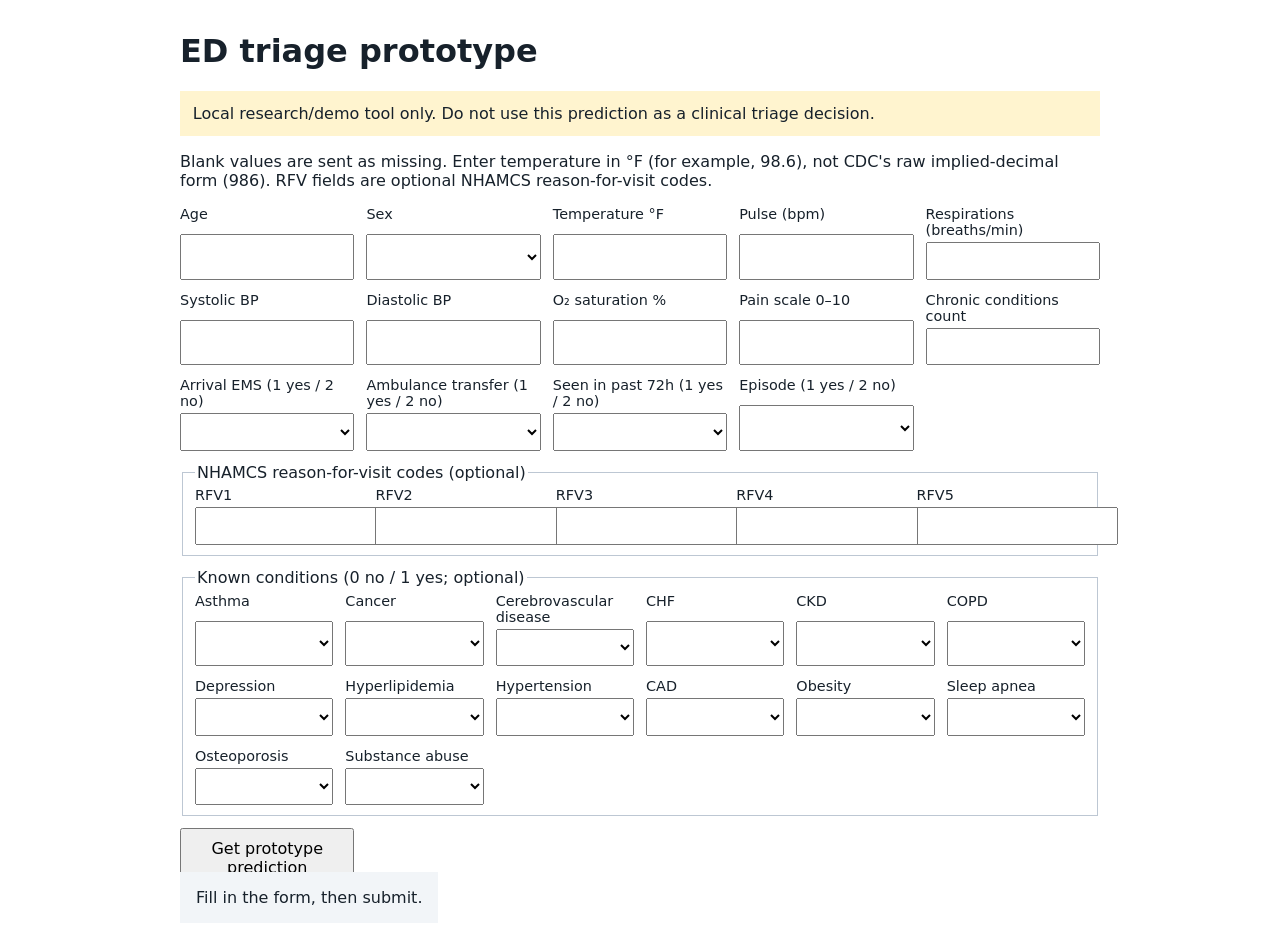
<file: ml/SIH healthcare/index.html>
<!doctype html>
<html lang="en">
<head>
  <meta charset="utf-8">
  <meta name="viewport" content="width=device-width, initial-scale=1">
  <title>Triage prototype — local demo</title>
  <style>
    body { max-width: 920px; margin: 2rem auto; padding: 0 1rem; font: 16px system-ui, sans-serif; color: #17212b; }
    form { display: grid; grid-template-columns: repeat(auto-fit, minmax(150px, 1fr)); gap: 12px; }
    label { display: grid; gap: 4px; font-size: .9rem; } input, select, button { padding: .55rem; font: inherit; }
    fieldset { grid-column: 1 / -1; border: 1px solid #bdc7d3; display: grid; grid-template-columns: repeat(auto-fit, minmax(135px, 1fr)); gap: 12px; }
    #result { margin-top: 1.25rem; padding: 1rem; background: #f2f5f8; white-space: pre-wrap; }
    .notice { background: #fff4cf; padding: .8rem; }
  </style>
</head>
<body>
  <h1>ED triage prototype</h1>
  <p class="notice">Local research/demo tool only. Do not use this prediction as a clinical triage decision.</p>
  <p>Blank values are sent as missing. Enter temperature in °F (for example, 98.6), not CDC's raw implied-decimal form (986). RFV fields are optional NHAMCS reason-for-visit codes.</p>
  <form id="triage-form">
    <label>Age <input name="AGE" type="number" min="0" max="110" step="1"></label>
    <label>Sex <select name="SEX"><option value=""></option><option value="1">1 — female</option><option value="2">2 — male</option></select></label>
    <label>Temperature °F <input name="TEMPF" type="number" min="80" max="110" step="0.1"></label>
    <label>Pulse (bpm) <input name="PULSE" type="number" min="0" max="250"></label>
    <label>Respirations (breaths/min) <input name="RESPR" type="number" min="0" max="60"></label>
    <label>Systolic BP <input name="BPSYS" type="number" min="0" max="300"></label>
    <label>Diastolic BP <input name="BPDIAS" type="number" min="0" max="200"></label>
    <label>O₂ saturation % <input name="POPCT" type="number" min="0" max="100"></label>
    <label>Pain scale 0–10 <input name="PAINSCALE" type="number" min="0" max="10"></label>
    <label>Chronic conditions count <input name="TOTCHRON" type="number" min="0" max="30"></label>
    <label>Arrival EMS (1 yes / 2 no) <select name="ARREMS"><option value=""></option><option value="1">1 — yes</option><option value="2">2 — no</option></select></label>
    <label>Ambulance transfer (1 yes / 2 no) <select name="AMBTRANSFER"><option value=""></option><option value="1">1 — yes</option><option value="2">2 — no</option></select></label>
    <label>Seen in past 72h (1 yes / 2 no) <select name="SEEN72"><option value=""></option><option value="1">1 — yes</option><option value="2">2 — no</option></select></label>
    <label>Episode (1 yes / 2 no) <select name="EPISODE"><option value=""></option><option value="1">1 — yes</option><option value="2">2 — no</option></select></label>
    <fieldset><legend>NHAMCS reason-for-visit codes (optional)</legend>
      <label>RFV1 <input name="RFV1" inputmode="numeric"></label><label>RFV2 <input name="RFV2" inputmode="numeric"></label><label>RFV3 <input name="RFV3" inputmode="numeric"></label><label>RFV4 <input name="RFV4" inputmode="numeric"></label><label>RFV5 <input name="RFV5" inputmode="numeric"></label>
    </fieldset>
    <fieldset><legend>Known conditions (0 no / 1 yes; optional)</legend>
      <label>Asthma <select name="ASTHMA"><option value=""></option><option>0</option><option>1</option></select></label><label>Cancer <select name="CANCER"><option value=""></option><option>0</option><option>1</option></select></label><label>Cerebrovascular disease <select name="CEBVD"><option value=""></option><option>0</option><option>1</option></select></label><label>CHF <select name="CHF"><option value=""></option><option>0</option><option>1</option></select></label><label>CKD <select name="CKD"><option value=""></option><option>0</option><option>1</option></select></label><label>COPD <select name="COPD"><option value=""></option><option>0</option><option>1</option></select></label><label>Depression <select name="DEPRN"><option value=""></option><option>0</option><option>1</option></select></label><label>Hyperlipidemia <select name="HYPLIPID"><option value=""></option><option>0</option><option>1</option></select></label><label>Hypertension <select name="HTN"><option value=""></option><option>0</option><option>1</option></select></label><label>CAD <select name="CAD"><option value=""></option><option>0</option><option>1</option></select></label><label>Obesity <select name="OBESITY"><option value=""></option><option>0</option><option>1</option></select></label><label>Sleep apnea <select name="OSA"><option value=""></option><option>0</option><option>1</option></select></label><label>Osteoporosis <select name="OSTPRSIS"><option value=""></option><option>0</option><option>1</option></select></label><label>Substance abuse <select name="SUBSTAB"><option value=""></option><option>0</option><option>1</option></select></label>
    </fieldset>
    <button type="submit">Get prototype prediction</button>
  </form>
  <output id="result" aria-live="polite">Fill in the form, then submit.</output>
  <script>
    document.querySelector('#triage-form').addEventListener('submit', async (event) => {
      event.preventDefault();
      const data = Object.fromEntries(new FormData(event.currentTarget).entries());
      for (const key of Object.keys(data)) if (data[key] === '') delete data[key];
      const result = document.querySelector('#result'); result.textContent = 'Calculating…';
      try {
        const response = await fetch('/api/triage', { method: 'POST', headers: {'Content-Type': 'application/json'}, body: JSON.stringify(data) });
        const body = await response.json();
        result.textContent = response.ok ? `Final triage (safety pipeline): ${body.final_class}\nML class before safety guard: ${body.ml_class_before_safety_guard}\n\nRaw model scores\nStage-1 RED: ${(body.stage1_red_probability * 100).toFixed(1)}%\nStage-2 YELLOW: ${(body.stage2_yellow_probability * 100).toFixed(1)}%\nStage-2 GREEN: ${(body.stage2_green_probability * 100).toFixed(1)}%\n\nCustom demo-rule result: ${body.custom_demo_rule_class}\nRule reason: ${body.custom_demo_rule_reason}\n\nSafety guard changed result: ${body.safety_guard_changed_prediction ? 'Yes' : 'No'}\n\nSafety notes:\n${body.safety_reasons.length ? body.safety_reasons.join('\n') : 'No safety override was triggered.'}\n\n${body.warning}` : `Input error: ${body.error}`;
      } catch (_) { result.textContent = 'Could not reach the local API. Start triage_api.py first.'; }
    });
  </script>
</body>
</html>
</file>
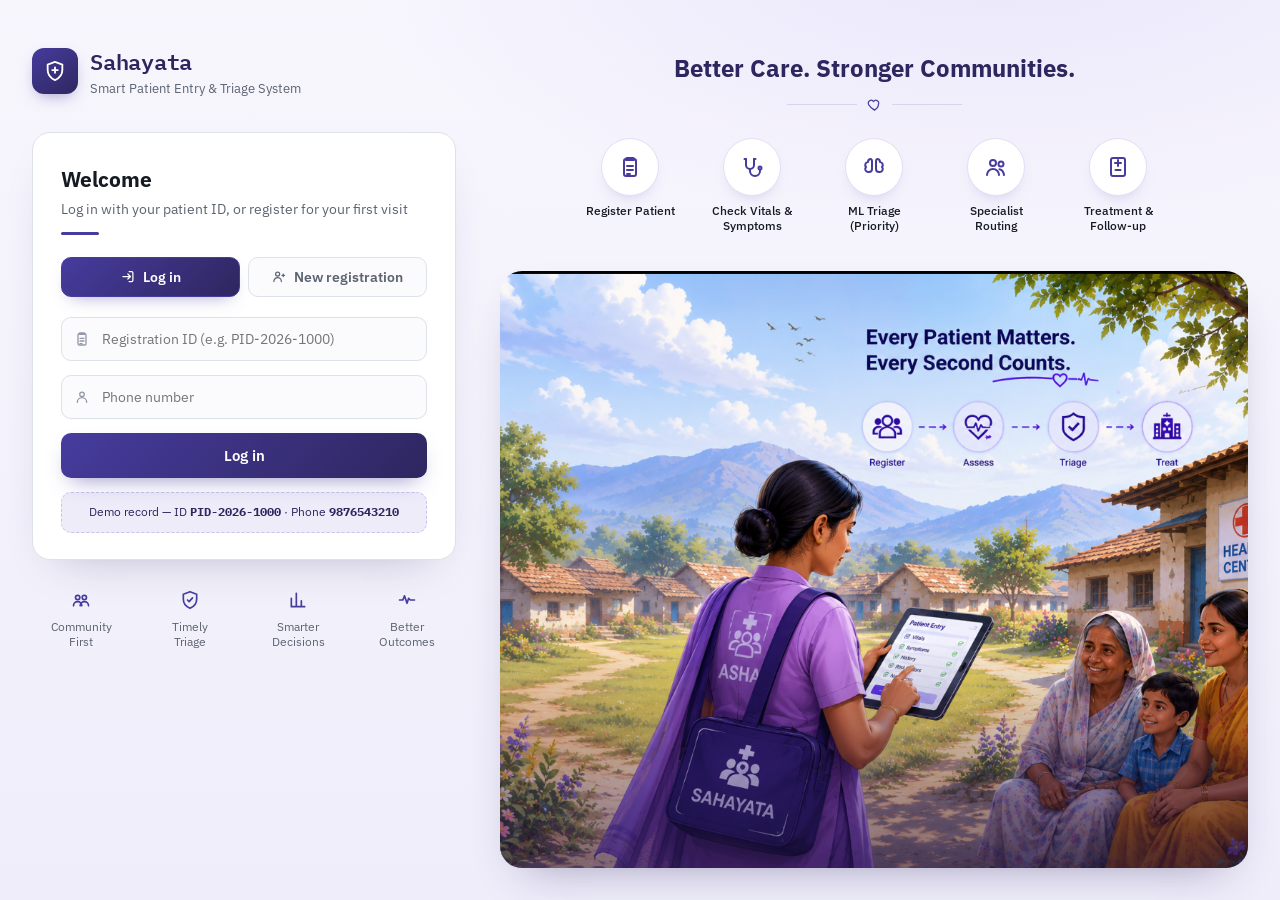
<file: frontend/sahayata-html/sahayata-doctor-review.html>
<!doctype html>
<html lang="en">
<head>
<meta charset="utf-8">
<meta name="viewport" content="width=device-width, initial-scale=1">
<title>Sahayata &mdash; doctor review</title>
<link rel="preconnect" href="https://fonts.googleapis.com">
<link href="https://fonts.googleapis.com/css2?family=IBM+Plex+Mono:wght@500;600&family=IBM+Plex+Sans:wght@400;500;600;700&display=swap" rel="stylesheet">
<style>
:root{
  --ink:#161A22; --muted:#5C6472; --faint:#9399A6; --line:#DDE1E8;
  --bg:#F3F4F2; --surface:#FFFFFF; --surface-2:#F0EEFA;
  --triage:#463C9E; --triage-dark:#2E265F; --triage-bg:#EEECF9;
  --green:#2E6B3F; --green-bg:#E5F1E7;
  --yellow:#93690B; --yellow-bg:#FBF1DC;
  --red:#A5352F; --red-bg:#FAE7E5;
  --font-mono:'IBM Plex Mono',monospace; --font-sans:'IBM Plex Sans',sans-serif;
}
*{box-sizing:border-box;}
body{margin:0;background:var(--bg);color:var(--ink);font-family:var(--font-sans);font-size:15px;line-height:1.55;}
.screen{display:none;}
.screen.active{display:block;}

/* ============ SPLASH / LOGIN SCREEN ============ */
#s-splash{
  min-height:100vh;
  background:
    radial-gradient(1100px 500px at 78% -8%, #E9E5FB 0%, transparent 60%),
    linear-gradient(180deg,#F7F6FD 0%,#F3F1FB 55%,#EFEDFA 100%);
  display:flex;flex-direction:column;
}
.splash-wrap{flex:1;display:grid;grid-template-columns:minmax(340px,460px) 1fr;gap:0;max-width:1320px;width:100%;margin:0 auto;padding:44px 32px 32px;}
@media (max-width:920px){.splash-wrap{grid-template-columns:1fr;}}

.splash-left{position:relative;padding-right:36px;}
.splash-logo{display:flex;align-items:center;gap:12px;margin-bottom:34px;}
.splash-logo .glyph{width:46px;height:46px;border-radius:12px;background:linear-gradient(145deg,var(--triage),var(--triage-dark));display:flex;align-items:center;justify-content:center;color:#fff;box-shadow:0 6px 16px -6px rgba(70,60,158,.55);}
.glyph .icon{width:22px;height:22px;}
.splash-logo .word{font-family:var(--font-mono);font-weight:600;font-size:22px;letter-spacing:-.01em;color:var(--triage-dark);}
.splash-logo .tag{font-size:12.5px;color:var(--muted);margin-top:1px;}

.login-card{background:#fff;border:1px solid var(--line);border-radius:18px;padding:30px 28px 26px;box-shadow:0 20px 44px -28px rgba(46,38,95,.35);}
.login-card h2{font-size:21px;margin:0 0 3px;}
.login-card .lead{color:var(--muted);font-size:13.5px;margin:0 0 6px;}
.underline-bar{width:38px;height:3px;border-radius:2px;background:var(--triage);margin:12px 0 22px;}

.field{position:relative;margin-bottom:14px;}
.field .icon.fi{position:absolute;left:13px;top:50%;transform:translateY(-50%);color:var(--faint);width:16px;height:16px;}
.field input{width:100%;padding:12px 14px 12px 40px;font:14px var(--font-sans);border:1px solid var(--line);border-radius:10px;background:#fbfbfd;color:var(--ink);}
.field input:focus{outline:2px solid var(--triage);outline-offset:1px;border-color:var(--triage);background:#fff;}
.field .toggle-eye{position:absolute;right:12px;top:50%;transform:translateY(-50%);color:var(--faint);cursor:pointer;background:none;border:none;padding:0;}
.field .toggle-eye .icon{width:16px;height:16px;}

.row-between{display:flex;align-items:center;justify-content:space-between;margin:2px 0 18px;font-size:12.5px;}
.remember{display:flex;align-items:center;gap:7px;color:var(--muted);}
.remember input{width:auto;}
.forgot{color:var(--triage);text-decoration:none;font-weight:500;}

.btn-login{width:100%;padding:13px;border:none;border-radius:10px;background:linear-gradient(135deg,var(--triage),var(--triage-dark));color:#fff;font-size:14.5px;font-weight:600;font-family:inherit;cursor:pointer;box-shadow:0 10px 22px -10px rgba(70,60,158,.6);}
.btn-login:hover{filter:brightness(1.05);}
.btn-login:disabled{opacity:.75;cursor:default;}

.demo-hint{margin-top:14px;background:var(--triage-bg);border:1px dashed #C9C2EE;border-radius:10px;padding:10px 12px;font-size:12px;color:var(--triage-dark);text-align:center;}
.demo-hint b{font-family:var(--font-mono);}

.reg-line{text-align:center;font-size:13px;color:var(--muted);margin-top:18px;}
.reg-line a{color:var(--triage);font-weight:600;text-decoration:none;cursor:pointer;}

.entry-tabs{display:grid;grid-template-columns:1fr 1fr;gap:8px;margin-bottom:20px;}
.entry-tab{display:flex;align-items:center;justify-content:center;gap:7px;padding:10px 8px;border-radius:10px;border:1px solid var(--line);background:#fbfbfd;color:var(--muted);font:600 13.5px var(--font-sans);cursor:pointer;}
.entry-tab .icon{width:15px;height:15px;}
.entry-tab:hover{border-color:var(--triage);color:var(--triage-dark);}
.entry-tab.active{background:linear-gradient(135deg,var(--triage),var(--triage-dark));border-color:var(--triage);color:#fff;box-shadow:0 8px 18px -10px rgba(70,60,158,.55);}

.entry-panel{display:none;}
.entry-panel.active{display:block;}
.reg-grid2{display:grid;grid-template-columns:1fr 1fr;gap:10px;}
.reg-grid2 select,.reg-grid2 input{width:100%;padding:12px 14px;font:14px var(--font-sans);border:1px solid var(--line);border-radius:10px;background:#fbfbfd;color:var(--ink);}
.reg-grid2 select:focus,.reg-grid2 input:focus{outline:2px solid var(--triage);outline-offset:1px;border-color:var(--triage);background:#fff;}
.login-card select{width:100%;padding:12px 14px;font:14px var(--font-sans);border:1px solid var(--line);border-radius:10px;background:#fbfbfd;color:var(--ink);margin-bottom:14px;}
.login-card select:focus{outline:2px solid var(--triage);outline-offset:1px;border-color:var(--triage);background:#fff;}

.stats-strip{display:grid;grid-template-columns:repeat(4,1fr);gap:10px;margin-top:30px;}
.stat{text-align:center;}
.stat .icon{width:20px;height:20px;color:var(--triage);}
.stat .lab{font-size:11.5px;color:var(--muted);margin-top:6px;line-height:1.3;}

/* right side */
.splash-right{display:flex;flex-direction:column;padding-left:8px;}
.splash-right .headline{text-align:center;font-size:24px;font-weight:700;color:var(--triage-dark);margin:6px 0 10px;}
.hr-divider{display:flex;align-items:center;justify-content:center;gap:10px;color:var(--triage);margin-bottom:26px;}
.hr-divider .ln{width:70px;height:1px;background:#D9D3F2;}

.workflow-row{display:flex;justify-content:center;gap:26px;margin-bottom:38px;flex-wrap:wrap;}
.wf-step{text-align:center;width:96px;position:relative;}
.wf-step .circle{width:58px;height:58px;border-radius:50%;background:#fff;border:1px solid #E3DEF6;display:flex;align-items:center;justify-content:center;margin:0 auto;box-shadow:0 8px 18px -12px rgba(70,60,158,.4);}
.wf-step .circle .icon{width:24px;height:24px;color:var(--triage);}
.wf-step .lab{font-size:11.5px;margin-top:8px;color:var(--ink);font-weight:500;line-height:1.25;}

.hero-panel{position:relative;flex:1;border-radius:22px;overflow:hidden;
  background:url('sahayata-hero.png') center 40%/cover no-repeat;
  min-height:380px;box-shadow:0 20px 44px -24px rgba(46,38,95,.45);}
.hero-panel::after{content:"";position:absolute;inset:0;
  background:linear-gradient(0deg,rgba(30,22,70,.55) 0%,rgba(30,22,70,0) 38%);}


/* ============ MAIN DEMO (existing screens) ============ */
.shell{display:none;min-height:100vh;background:var(--bg);}
.shell.show{display:block;}
.shell-inner{max-width:560px;margin:0 auto;padding:28px 20px 60px;}
.masthead{display:flex;align-items:center;gap:10px;margin-bottom:24px;}
.mark{width:30px;height:30px;border-radius:8px;background:var(--triage);flex:none;display:flex;align-items:center;justify-content:center;color:#fff;font-family:var(--font-mono);font-size:13px;font-weight:600;}
h1{font-family:var(--font-mono);font-weight:600;font-size:17px;margin:0;}
.step-badge{margin-left:auto;font-family:var(--font-mono);font-size:11px;color:var(--triage);background:var(--triage-bg);padding:3px 9px;border-radius:5px;}

.card{background:var(--surface);border:1px solid var(--line);border-radius:14px;padding:24px;}

h2{font-size:18px;margin:0 0 4px;}
.subtext{color:var(--muted);font-size:13.5px;margin:0 0 22px;}

.choice-row{display:grid;grid-template-columns:1fr 1fr;gap:12px;margin-top:6px;}
.choice{border:1px solid var(--line);border-radius:12px;padding:18px 14px;text-align:center;background:var(--surface);cursor:pointer;}
.choice:hover{border-color:var(--triage);background:var(--triage-bg);}
.choice .icon{width:24px;height:24px;color:var(--triage);}
.choice .t{font-weight:600;margin-top:8px;font-size:14px;}
.choice .d{color:var(--muted);font-size:12px;margin-top:2px;}

label{display:grid;gap:5px;font-size:12.5px;color:var(--muted);font-weight:500;margin-bottom:14px;}
input,select,textarea{padding:10px 11px;font:14px var(--font-sans);border:1px solid var(--line);border-radius:8px;background:var(--surface);color:var(--ink);width:100%;}
textarea{min-height:60px;resize:vertical;font-family:var(--font-sans);}
input:focus,select:focus,textarea:focus{outline:2px solid var(--triage);outline-offset:1px;border-color:var(--triage);}
.grid2{display:grid;grid-template-columns:1fr 1fr;gap:12px;}
.grid3{display:grid;grid-template-columns:repeat(3,1fr);gap:12px;}
fieldset{border:none;padding:0;margin:0 0 18px;}
legend{font-family:var(--font-mono);font-size:11px;text-transform:uppercase;letter-spacing:.05em;color:var(--faint);padding:0 0 10px;width:100%;border-bottom:1px solid var(--line);margin-bottom:14px;}

.err{color:var(--red);font-size:12px;margin:-8px 0 12px;display:none;}
.err.show{display:block;}

.btn{border-radius:10px;padding:12px 18px;font-size:14px;font-weight:600;border:1px solid var(--line);background:#fff;color:var(--ink);cursor:pointer;font-family:var(--font-sans);}
.btn.primary{background:var(--ink);color:#fff;border-color:var(--ink);}
.btn.primary:hover{background:var(--triage-dark);}
.btn.block{width:100%;}
.btn.ghost{border-color:transparent;color:var(--muted);}
.link{background:none;border:none;color:var(--triage);font-size:13px;cursor:pointer;text-decoration:underline;padding:0;font-family:inherit;}

.spinner{display:inline-block;width:14px;height:14px;border:2px solid #ffffff55;border-top-color:#fff;border-radius:50%;animation:spin .7s linear infinite;vertical-align:-2px;margin-right:6px;}
@keyframes spin{to{transform:rotate(360deg);}}

.id-display{background:var(--triage-bg);border:1px dashed var(--triage);border-radius:10px;padding:18px;text-align:center;margin:18px 0;}
.id-display .lab{font-size:11px;color:var(--triage);text-transform:uppercase;letter-spacing:.06em;font-weight:600;}
.id-display .val{font-family:var(--font-mono);font-size:22px;font-weight:600;color:var(--triage-dark);margin-top:4px;letter-spacing:.03em;}

.symptom-grid{display:grid;grid-template-columns:1fr 1fr;gap:8px;margin-bottom:14px;}
.symptom{display:flex;align-items:center;gap:8px;border:1px solid var(--line);border-radius:8px;padding:9px 10px;font-size:13px;cursor:pointer;}
.symptom input{width:auto;}
.symptom.checked{border-color:var(--triage);background:var(--triage-bg);}

.chip-row{display:flex;flex-wrap:wrap;gap:8px;margin-bottom:16px;}
.chip{border:1px solid var(--line);border-radius:999px;padding:8px 14px;font-size:13px;cursor:pointer;background:#fff;color:var(--muted);user-select:none;display:inline-flex;align-items:center;gap:6px;}
.chip .icon{width:15px;height:15px;}
.chip:hover{border-color:var(--triage);}
.chip.active{border-color:var(--triage);background:var(--triage);color:#fff;}
.chip.active.on-red{border-color:var(--red);background:var(--red);}
.chip.active.on-yellow{border-color:var(--yellow);background:var(--yellow);}
.chip-tile{border:1px solid var(--line);border-radius:10px;padding:12px;font-size:13px;cursor:pointer;background:#fff;display:flex;align-items:center;gap:8px;}
.chip-tile .icon{width:17px;height:17px;color:var(--faint);}
.chip-tile.active{border-color:var(--triage);background:var(--triage-bg);color:var(--triage-dark);font-weight:600;}
.chip-tile.active .icon{color:var(--triage);}
.tile-grid{display:grid;grid-template-columns:1fr 1fr;gap:8px;margin-bottom:8px;}
.pain-row{display:flex;gap:6px;margin-bottom:16px;}
.pain-chip{flex:1;text-align:center;border:1px solid var(--line);border-radius:8px;padding:8px 0;font-family:var(--font-mono);font-size:13px;cursor:pointer;background:#fff;color:var(--muted);}
.pain-chip.active{border-color:var(--triage);background:var(--triage);color:#fff;}
.group-hint{font-size:11.5px;color:var(--faint);margin:-8px 0 10px;}

.badge{display:inline-flex;align-items:center;gap:5px;padding:5px 12px;border-radius:999px;font-size:13px;font-weight:600;}
.badge.green{background:var(--green-bg);color:var(--green);}
.badge.yellow{background:var(--yellow-bg);color:var(--yellow);}
.badge.red{background:var(--red-bg);color:var(--red);}
.badge.triage{background:var(--triage-bg);color:var(--triage);}

.dev-panel{margin-top:18px;background:#F7F7F5;border:1px dashed var(--line);border-radius:10px;padding:12px 14px;font-family:var(--font-mono);font-size:11.5px;color:var(--muted);white-space:pre-wrap;}
.dev-panel b{color:var(--ink);}
.icon{width:1em;height:1em;display:inline-block;vertical-align:-0.14em;fill:none;stroke:currentColor;stroke-width:2;stroke-linecap:round;stroke-linejoin:round;flex:none;}

/* ============ SHARED EXTRA COMPONENTS (added for full flow) ============ */
.back-link{display:inline-flex;align-items:center;gap:6px;color:var(--muted);font-size:12.5px;text-decoration:none;margin-bottom:14px;cursor:pointer;background:none;border:none;padding:0;font-family:inherit;}
.back-link:hover{color:var(--triage-dark);}
.back-link .icon{width:14px;height:14px;}

.flow-strip{display:flex;align-items:flex-start;gap:0;margin:0 0 22px;overflow-x:auto;padding-bottom:2px;}
.flow-node{display:flex;flex-direction:column;align-items:center;flex:none;width:74px;position:relative;}
.flow-node .dot{width:26px;height:26px;border-radius:50%;background:#fff;border:2px solid var(--line);display:flex;align-items:center;justify-content:center;color:var(--faint);font-family:var(--font-mono);font-size:10.5px;font-weight:600;}
.flow-node .lab{font-size:9.5px;color:var(--faint);text-align:center;margin-top:6px;line-height:1.2;}
.flow-node.done .dot{background:var(--triage);border-color:var(--triage);color:#fff;}
.flow-node.done .lab{color:var(--muted);}
.flow-node.now .dot{background:#fff;border-color:var(--triage);color:var(--triage);box-shadow:0 0 0 4px var(--triage-bg);}
.flow-node.now .lab{color:var(--triage-dark);font-weight:600;}
.flow-line{flex:1;height:2px;background:var(--line);margin-top:12px;min-width:14px;}
.flow-line.done{background:var(--triage);}

.risk-result{display:flex;flex-direction:column;align-items:center;text-align:center;padding:22px 10px 8px;}
.risk-circle{width:104px;height:104px;border-radius:50%;display:flex;flex-direction:column;align-items:center;justify-content:center;border:6px solid;margin-bottom:14px;}
.risk-circle .n{font-family:var(--font-mono);font-size:26px;font-weight:600;line-height:1;}
.risk-circle .u{font-size:10px;color:var(--muted);margin-top:2px;}
.risk-circle.green{border-color:var(--green);background:var(--green-bg);}
.risk-circle.green .n{color:var(--green);}
.risk-circle.yellow{border-color:var(--yellow);background:var(--yellow-bg);}
.risk-circle.yellow .n{color:var(--yellow);}
.risk-circle.red{border-color:var(--red);background:var(--red-bg);}
.risk-circle.red .n{color:var(--red);}
.risk-label{font-size:19px;font-weight:700;margin-bottom:4px;}
.risk-sub{color:var(--muted);font-size:13px;margin-bottom:18px;}

.reason-list{list-style:none;padding:0;margin:0 0 6px;text-align:left;}
.reason-list li{display:flex;gap:8px;align-items:flex-start;padding:9px 0;border-bottom:1px solid var(--line);font-size:13.5px;}
.reason-list li:last-child{border-bottom:none;}
.reason-list .icon{width:15px;height:15px;color:var(--triage);flex:none;margin-top:2px;}

.summary-card{background:#FAFAF9;border:1px solid var(--line);border-radius:10px;padding:14px 16px;margin-bottom:18px;font-size:13px;}
.summary-card .row{display:flex;justify-content:space-between;gap:10px;padding:5px 0;}
.summary-card .row span:first-child{color:var(--muted);}
.summary-card .row span:last-child{font-weight:600;text-align:right;}
.summary-card hr{border:none;border-top:1px solid var(--line);margin:8px 0;}

.spin-loader{display:flex;flex-direction:column;align-items:center;text-align:center;padding:40px 10px;}
.spin-loader .ring{width:52px;height:52px;border-radius:50%;border:4px solid var(--triage-bg);border-top-color:var(--triage);animation:spin 0.9s linear infinite;margin-bottom:18px;}
.spin-loader .msg{color:var(--muted);font-size:13.5px;}
.spin-loader .msg b{color:var(--ink);}

.choice-row.two{grid-template-columns:1fr 1fr;}
.choice.on-green:hover{border-color:var(--green);background:var(--green-bg);}
.choice.on-purple:hover{border-color:var(--triage);background:var(--triage-bg);}

.facility-card{border:1px solid var(--line);border-radius:12px;padding:14px 16px;margin-bottom:10px;cursor:pointer;position:relative;}
.facility-card:hover{border-color:var(--triage);}
.facility-card.active{border-color:var(--triage);background:var(--triage-bg);box-shadow:0 0 0 1px var(--triage);}
.facility-card .fname{font-weight:600;font-size:14.5px;display:flex;align-items:center;gap:8px;}
.facility-card .fname .icon{width:16px;height:16px;color:var(--triage);}
.facility-card .frow{display:flex;flex-wrap:wrap;gap:12px;margin-top:8px;font-size:12px;color:var(--muted);}
.facility-card .frow span{display:inline-flex;align-items:center;gap:4px;}
.facility-card .frow .icon{width:13px;height:13px;}
.facility-card .rank{position:absolute;top:12px;right:14px;font-family:var(--font-mono);font-size:11px;color:var(--triage);background:var(--triage-bg);padding:2px 8px;border-radius:6px;}
.facility-card.active .rank{background:var(--triage);color:#fff;}

.queue-list{border:1px solid var(--line);border-radius:12px;overflow:hidden;margin-bottom:16px;}
.queue-row{display:flex;align-items:center;gap:12px;padding:11px 14px;border-bottom:1px solid var(--line);font-size:13px;}
.queue-row:last-child{border-bottom:none;}
.queue-row.me{background:var(--triage-bg);}
.queue-rank{font-family:var(--font-mono);font-size:12px;color:var(--muted);width:20px;flex:none;}
.queue-row.me .queue-rank{color:var(--triage-dark);font-weight:700;}
.queue-name{flex:1;font-weight:500;}
.queue-row.me .queue-name{color:var(--triage-dark);}
.queue-meta{color:var(--faint);font-size:11.5px;}

.priority-pill{display:inline-flex;align-items:center;gap:6px;padding:4px 11px;border-radius:999px;font-size:11.5px;font-weight:700;font-family:var(--font-mono);}
.priority-pill.p1{background:var(--red-bg);color:var(--red);}
.priority-pill.p2{background:var(--yellow-bg);color:var(--yellow);}
.priority-pill.p3{background:var(--triage-bg);color:var(--triage);}

.timeline{list-style:none;margin:0;padding:0;}
.tl-item{display:flex;gap:14px;position:relative;padding-bottom:22px;}
.tl-item:last-child{padding-bottom:0;}
.tl-item .tl-rail{display:flex;flex-direction:column;align-items:center;flex:none;}
.tl-item .tl-dot{width:26px;height:26px;border-radius:50%;background:var(--triage-bg);border:2px solid var(--triage);color:var(--triage);display:flex;align-items:center;justify-content:center;flex:none;}
.tl-item .tl-dot .icon{width:14px;height:14px;}
.tl-item.pending .tl-dot{background:#fff;border-color:var(--line);color:var(--faint);}
.tl-item .tl-bar{flex:1;width:2px;background:var(--line);margin-top:4px;min-height:14px;}
.tl-item.done .tl-dot{background:var(--green);border-color:var(--green);color:#fff;}
.tl-item .tl-body{padding-top:2px;}
.tl-item .tl-t{font-weight:600;font-size:14px;}
.tl-item .tl-d{color:var(--muted);font-size:12.5px;margin-top:2px;}
.tl-item .tl-time{color:var(--faint);font-size:11px;font-family:var(--font-mono);margin-top:3px;}

.tab-row{display:flex;gap:6px;margin-bottom:18px;border-bottom:1px solid var(--line);}
.tab-btn{background:none;border:none;padding:10px 4px;margin-right:16px;font:600 13.5px var(--font-sans);color:var(--muted);cursor:pointer;border-bottom:2px solid transparent;}
.tab-btn.active{color:var(--triage-dark);border-color:var(--triage);}
.tab-panel{display:none;}
.tab-panel.active{display:block;}

.notice{border-radius:10px;padding:12px 14px;font-size:13px;margin-bottom:16px;display:flex;gap:10px;align-items:flex-start;}
.notice .icon{width:16px;height:16px;flex:none;margin-top:1px;}
.notice.info{background:var(--triage-bg);color:var(--triage-dark);}
.notice.warn{background:var(--yellow-bg);color:var(--yellow);}
.notice.ok{background:var(--green-bg);color:var(--green);}
</style>
</head>
<body>
<svg style="display:none" aria-hidden="true">
  <defs>
    <symbol id="i-activity" viewBox="0 0 24 24"><path d="M3 12h4l2-5 3 9 2-6 2 2h5"/></symbol>
    <symbol id="i-ambulance" viewBox="0 0 24 24"><path d="M3 16V9a2 2 0 0 1 2-2h9l4 4h1a2 2 0 0 1 2 2v3"/><path d="M3 16h1a2 2 0 1 0 4 0h7a2 2 0 1 0 4 0h2v-3"/><path d="M12 8v5M9.5 10.5h5"/></symbol>
    <symbol id="i-arrow-right" viewBox="0 0 24 24"><path d="M4 12h16M14 6l6 6-6 6"/></symbol>
    <symbol id="i-brain" viewBox="0 0 24 24"><path d="M9 4a3 3 0 0 0-3 3 3 3 0 0 0-2 5 3 3 0 0 0 2 5h1a3 3 0 0 0 3-3V6a2 2 0 0 0-1-2Z"/><path d="M15 4a3 3 0 0 1 3 3 3 3 0 0 1 2 5 3 3 0 0 1-2 5h-1a3 3 0 0 1-3-3V6a2 2 0 0 1 1-2Z"/></symbol>
    <symbol id="i-chart-bar" viewBox="0 0 24 24"><path d="M4 20V10M10 20V4M16 20v-7M4 20h16"/></symbol>
    <symbol id="i-clipboard-list" viewBox="0 0 24 24"><rect x="6" y="4" width="12" height="17" rx="2"/><path d="M9 3h6a1 1 0 0 1 1 1v1H8V4a1 1 0 0 1 1-1Z"/><path d="M9 11h6M9 15h6M9 19h3"/></symbol>
    <symbol id="i-dots" viewBox="0 0 24 24"><circle cx="6" cy="12" r="1.4" fill="currentColor" stroke="none"/><circle cx="12" cy="12" r="1.4" fill="currentColor" stroke="none"/><circle cx="18" cy="12" r="1.4" fill="currentColor" stroke="none"/></symbol>
    <symbol id="i-droplet" viewBox="0 0 24 24"><path d="M12 3s7 7.5 7 12a7 7 0 0 1-14 0c0-4.5 7-12 7-12Z"/></symbol>
    <symbol id="i-droplet-half-2" viewBox="0 0 24 24"><path d="M12 3s7 7.5 7 12a7 7 0 0 1-14 0c0-4.5 7-12 7-12Z"/><path d="M5.2 14h13.6"/></symbol>
    <symbol id="i-eye" viewBox="0 0 24 24"><path d="M2 12s3.6-7 10-7 10 7 10 7-3.6 7-10 7-10-7-10-7Z"/><circle cx="12" cy="12" r="3"/></symbol>
    <symbol id="i-eye-off" viewBox="0 0 24 24"><path d="M3 3l18 18"/><path d="M10.6 5.2A10.8 10.8 0 0 1 12 5c6.4 0 10 7 10 7a15.6 15.6 0 0 1-3.1 4.1M6.6 6.6C4 8.3 2 12 2 12s3.6 7 10 7c1.4 0 2.6-.3 3.7-.8"/><path d="M9.5 9.7A3 3 0 0 0 14.3 14.5"/></symbol>
    <symbol id="i-first-aid-kit" viewBox="0 0 24 24"><rect x="3" y="7" width="18" height="13" rx="2"/><path d="M8 7V5a2 2 0 0 1 2-2h4a2 2 0 0 1 2 2v2"/><path d="M12 11v6M9 14h6"/></symbol>
    <symbol id="i-hand-stop" viewBox="0 0 24 24"><rect x="4" y="4" width="16" height="16" rx="4"/><circle cx="9" cy="9" r="1.3" fill="currentColor" stroke="none"/><circle cx="15" cy="8.3" r="1" fill="currentColor" stroke="none"/><circle cx="12" cy="13" r="1.2" fill="currentColor" stroke="none"/><circle cx="8" cy="15.3" r="0.9" fill="currentColor" stroke="none"/><circle cx="16" cy="15" r="1.1" fill="currentColor" stroke="none"/></symbol>
    <symbol id="i-head-question" viewBox="0 0 24 24"><circle cx="12" cy="9" r="5"/><path d="M9.2 19.5 12 15l2.8 4.5"/><path d="M10.3 7.6a1.7 1.7 0 1 1 2.6 1.4c-.6.4-.9.8-.9 1.5"/><circle cx="12" cy="12.3" r=".2" fill="currentColor" stroke="none"/></symbol>
    <symbol id="i-heart" viewBox="0 0 24 24"><path d="M12 21s-7-4.6-9.3-8.7C1 9.3 2.4 6 5.7 5.3c1.9-.4 3.7.5 4.7 2 1-1.5 2.8-2.4 4.7-2 3.3.7 4.7 4 3 7C19 16.4 12 21 12 21Z"/></symbol>
    <symbol id="i-heart-bolt" viewBox="0 0 24 24"><path d="M12 20s-6.2-4.1-8.3-7.7C2.4 10 3.6 7.2 6.4 6.6c1.7-.4 3.3.4 4.2 1.8.9-1.4 2.5-2.2 4.2-1.8 2.8.6 4 3.4 2.7 5.7C15.5 15.5 12 20 12 20Z"/><path d="M11.3 9.5 9.5 13h2l-1 3.2 3-4.2h-2l1-2.5Z" fill="currentColor" stroke="none"/></symbol>
    <symbol id="i-heart-rate-monitor" viewBox="0 0 24 24"><path d="M3 12h4l2-5 3 9 2-6 2 2h5"/></symbol>
    <symbol id="i-lock" viewBox="0 0 24 24"><rect x="5" y="11" width="14" height="9" rx="2"/><path d="M8 11V8a4 4 0 0 1 8 0v3"/><circle cx="12" cy="15.5" r="1.2" fill="currentColor" stroke="none"/></symbol>
    <symbol id="i-login" viewBox="0 0 24 24"><path d="M13 4h4a2 2 0 0 1 2 2v12a2 2 0 0 1-2 2h-4"/><path d="M11 8l4 4-4 4"/><path d="M15 12H3"/></symbol>
    <symbol id="i-lungs" viewBox="0 0 24 24"><path d="M12 3v9"/><path d="M12 12c-1 3-2 4-4 4-2 0-3-1.5-3-4 0-3 1-6 3-7 1.3-.7 2.5 0 3 1"/><path d="M12 12c1 3 2 4 4 4 2 0 3-1.5 3-4 0-3-1-6-3-7-1.3-.7-2.5 0-3 1"/></symbol>
    <symbol id="i-refresh" viewBox="0 0 24 24"><path d="M4 12a8 8 0 0 1 14-5.3L20 8"/><path d="M20 4v4h-4"/><path d="M20 12a8 8 0 0 1-14 5.3L4 16"/><path d="M4 20v-4h4"/></symbol>
    <symbol id="i-report-medical" viewBox="0 0 24 24"><rect x="5" y="3" width="14" height="18" rx="2"/><path d="M9 8h6M12 5v6M9.5 15h5"/></symbol>
    <symbol id="i-shield-check" viewBox="0 0 24 24"><path d="M12 2 L20 5 V11 C20 16 16.5 20 12 22 C7.5 20 4 16 4 11 V5 Z"/><path d="M9 12l2 2 4-4.5"/></symbol>
    <symbol id="i-shield-plus" viewBox="0 0 24 24"><path d="M12 2 L20 5 V11 C20 16 16.5 20 12 22 C7.5 20 4 16 4 11 V5 Z"/><path d="M12 8v6M9 11h6"/></symbol>
    <symbol id="i-shield-star" viewBox="0 0 24 24"><path d="M12 2 L20 5 V11 C20 16 16.5 20 12 22 C7.5 20 4 16 4 11 V5 Z"/><path d="M12 8.3l1 2 2.2.3-1.6 1.5.4 2.2-2-1.1-2 1.1.4-2.2-1.6-1.5 2.2-.3Z"/></symbol>
    <symbol id="i-stethoscope" viewBox="0 0 24 24"><path d="M6 4v6a4 4 0 0 0 8 0V4"/><path d="M6 4H4.5M14 4h1.5"/><path d="M10 14v2a5 5 0 0 0 10 0v-1"/><circle cx="20" cy="13" r="1.5"/></symbol>
    <symbol id="i-stomach" viewBox="0 0 24 24"><path d="M8 3v4c0 2-2 2.5-2 5 0 4 3 8 7 8 3.5 0 6-2.8 6-6.3 0-2-1-3-2.5-3.7"/><path d="M16 3v3.2"/></symbol>
    <symbol id="i-thermometer" viewBox="0 0 24 24"><path d="M12 3a2 2 0 0 0-2 2v9.5a4 4 0 1 0 4 0V5a2 2 0 0 0-2-2Z"/><path d="M12 15V8"/></symbol>
    <symbol id="i-user" viewBox="0 0 24 24"><circle cx="12" cy="8" r="3.4"/><path d="M5 20c0-3.9 3.1-7 7-7s7 3.1 7 7"/></symbol>
    <symbol id="i-user-heart" viewBox="0 0 24 24"><circle cx="10" cy="8" r="3.2"/><path d="M4 20c0-3.5 2.7-6.3 6-6.3 1 0 2 .3 2.8.7"/><path d="M17.5 13.8c-2 1.3-2.5 2-2.5 3 0 1.3 1.2 2.2 2.5 3.2 1.3-1 2.5-1.9 2.5-3.2 0-1-.5-1.7-2.5-3Z"/></symbol>
    <symbol id="i-user-plus" viewBox="0 0 24 24"><circle cx="9" cy="8" r="3.2"/><path d="M3 20c0-3.5 2.7-6.3 6-6.3s6 2.8 6 6.3"/><path d="M18 8v4M16 10h4"/></symbol>
    <symbol id="i-users" viewBox="0 0 24 24"><circle cx="9" cy="8" r="3"/><path d="M3 20c0-3.3 2.7-6 6-6s6 2.7 6 6"/><circle cx="17" cy="9" r="2.5"/><path d="M15.5 14.2c2.3.4 4 2.4 4.5 5.8"/></symbol>
    <symbol id="i-users-group" viewBox="0 0 24 24"><circle cx="8" cy="9" r="2.6"/><circle cx="16" cy="9" r="2.6"/><path d="M3 19c0-2.8 2.2-5 5-5s5 2.2 5 5M11 19c0-2.8 2.2-5 5-5s5 2.2 5 5"/></symbol>
    <symbol id="i-walk" viewBox="0 0 24 24"><circle cx="13" cy="4" r="1.6" fill="currentColor" stroke="none"/><path d="M11 8l-3 2 1 4-3 3"/><path d="M11 8l3 1 1 4 3 2"/><path d="M9 14l3 1"/></symbol>
    <symbol id="i-wind" viewBox="0 0 24 24"><path d="M3 8h9a2.5 2.5 0 1 0-2.2-3.7"/><path d="M3 12h13a2.5 2.5 0 1 1-2.2 3.7"/><path d="M3 16h7"/></symbol>
    <symbol id="i-building-hospital" viewBox="0 0 24 24"><path d="M5 21V5a1 1 0 0 1 1-1h5v17"/><path d="M14 21V10a1 1 0 0 1 1-1h4a1 1 0 0 1 1 1v11"/><path d="M9 7h1M9 11h1M9 15h1M3 21h18"/><path d="M17 13h1M17 16h1"/></symbol>
    <symbol id="i-map-pin" viewBox="0 0 24 24"><path d="M12 21s-7-6.5-7-11.5A7 7 0 0 1 19 9.5C19 14.5 12 21 12 21Z"/><circle cx="12" cy="9.5" r="2.3"/></symbol>
    <symbol id="i-calendar" viewBox="0 0 24 24"><rect x="4" y="5" width="16" height="16" rx="2"/><path d="M4 10h16M8 3v4M16 3v4"/></symbol>
    <symbol id="i-phone" viewBox="0 0 24 24"><path d="M5 4h3l2 5-2.5 1.5a11 11 0 0 0 5 5L14 13l5 2v3a2 2 0 0 1-2 2C10.5 20 4 13.5 4 6a2 2 0 0 1 1-2Z"/></symbol>
    <symbol id="i-check-circle" viewBox="0 0 24 24"><circle cx="12" cy="12" r="9"/><path d="M8.5 12.3l2.3 2.3 4.7-5"/></symbol>
    <symbol id="i-arrow-left" viewBox="0 0 24 24"><path d="M20 12H4M10 6l-6 6 6 6"/></symbol>
    <symbol id="i-send" viewBox="0 0 24 24"><path d="M4 11l16-7-6 16-3-6-7-3Z"/></symbol>
    <symbol id="i-bed" viewBox="0 0 24 24"><path d="M3 18v-6a2 2 0 0 1 2-2h14a2 2 0 0 1 2 2v6"/><path d="M3 18v2M21 18v2"/><path d="M3 13V7"/><rect x="5" y="9" width="6" height="3" rx="1"/></symbol>
    <symbol id="i-list-numbers" viewBox="0 0 24 24"><path d="M9 6h11M9 12h11M9 18h11"/><path d="M4 5.5h1v3M4 8.5h1.5"/><path d="M4.2 13a1 1 0 1 1 1.7.7L4 15.5h2"/></symbol>
    <symbol id="i-clock" viewBox="0 0 24 24"><circle cx="12" cy="12" r="9"/><path d="M12 7v5l3.5 2"/></symbol>
  </defs>
</svg>

<!-- ============ DOCTOR REVIEW + REFERRAL DECISION ============ -->
<div class="shell show" id="appShell">
 <div class="shell-inner">
  <div class="masthead">
    <div class="mark">S</div>
    <h1>Sahayata patient entry</h1>
    <span class="step-badge" id="stepBadge">doctor review</span>
  </div>

  <div class="flow-strip" id="flowStrip"></div>

  <div class="card">

    <!-- REVIEW -->
    <div class="screen active" id="s-review">
      <h2>Doctor review</h2>
      <p class="subtext">Confirm the triage result and decide whether this case needs a referral.</p>

      <div class="summary-card">
        <div class="row"><span>Patient</span><span id="sumName">&mdash;</span></div>
        <div class="row"><span>Age / gender</span><span id="sumAgeGender">&mdash;</span></div>
        <div class="row"><span>Triage result</span><span id="sumTriage">&mdash;</span></div>
        <hr>
        <div class="row"><span>Issue</span><span id="sumSymptoms">&mdash;</span></div>
        <div class="row"><span>Severity</span><span id="sumSeverity">&mdash;</span></div>
        <div class="row"><span>Vitals</span><span id="sumVitals">&mdash;</span></div>
      </div>

      <fieldset>
        <legend>Referral required?</legend>
        <div class="choice-row two">
          <div class="choice on-purple" onclick="decide(true)">
            <svg class="icon"><use href="#i-building-hospital"></use></svg>
            <div class="t">Yes, refer</div>
            <div class="d">Needs a facility with more capability</div>
          </div>
          <div class="choice on-green" onclick="decide(false)">
            <svg class="icon"><use href="#i-bed"></use></svg>
            <div class="t">No, treat locally</div>
            <div class="d">Can be managed at this facility</div>
          </div>
        </div>
      </fieldset>

      <div class="dev-panel" id="devPanelReview"></div>
    </div>

    <!-- LOCAL TREATMENT (8A) -->
    <div class="screen" id="s-local">
      <h2>Local treatment &amp; care</h2>
      <p class="subtext">No referral needed &mdash; the patient is treated at this facility.</p>
      <div class="notice ok"><svg class="icon"><use href="#i-check-circle"></use></svg>Doctor has confirmed this case can be managed here without a referral.</div>
      <div class="summary-card">
        <div class="row"><span>Patient</span><span id="localName">&mdash;</span></div>
        <div class="row"><span>Plan</span><span>Local treatment &amp; care</span></div>
        <div class="row"><span>Attending</span><span>Duty doctor on site</span></div>
      </div>
      <div class="dev-panel" id="devPanelLocal"></div>
      <button class="btn primary block" style="margin-top:16px;" onclick="window.location.href='sahayata-tracking.html'"><svg class="icon"><use href="#i-arrow-right"></use></svg> Continue to tracking</button>
    </div>

  </div>
 </div>
</div>

<script src="api.js"></script>
<script>
const FLOW_STEPS = [
  {id:'entry', lab:'Register'},
  {id:'assess', lab:'Assess'},
  {id:'triage', lab:'ML Triage'},
  {id:'review', lab:'Doctor Review'},
  {id:'refer', lab:'Referral'},
  {id:'track', lab:'Tracking'}
];
function renderFlowStrip(currentId){
  const el = document.getElementById('flowStrip');
  if(!el) return;
  let seenCurrent = false;
  el.innerHTML = FLOW_STEPS.map((s,i)=>{
    const isNow = s.id === currentId;
    if(isNow) seenCurrent = true;
    const state = isNow ? 'now' : (seenCurrent ? '' : 'done');
    const node = '<div class="flow-node '+state+'"><div class="dot">'+(state==='done'?'\u2713':(i+1))+'</div><div class="lab">'+s.lab+'</div></div>';
    const line = i < FLOW_STEPS.length-1 ? '<div class="flow-line '+(state==='done'?'done':'')+'"></div>' : '';
    return node+line;
  }).join('');
}

let patient, assessment, triage;

(function init(){
  renderFlowStrip('review');
  const rawP = sessionStorage.getItem('sahayata_patient');
  const rawA = sessionStorage.getItem('sahayata_assessment');
  const rawT = sessionStorage.getItem('sahayata_triage');
  if(!rawP || !rawA || !rawT){ window.location.href = 'sahayata-login.html'; return; }
  patient = JSON.parse(rawP);
  assessment = JSON.parse(rawA);
  triage = JSON.parse(rawT);

  document.getElementById('sumName').textContent = patient.name + ' \u00b7 ' + patient.id;
  document.getElementById('sumAgeGender').textContent = (patient.age||'\u2014') + ' yrs, ' + (patient.gender||'\u2014');
  const cls = triage.level.toLowerCase();
  document.getElementById('sumTriage').innerHTML = '<span class="badge '+cls+'"><svg class="icon"><use href="#i-activity"></use></svg>'+triage.level+' \u2014 '+triage.score+'</span>';
  document.getElementById('sumSymptoms').textContent = (assessment.symptoms||[]).join(', ') || '\u2014';
  document.getElementById('sumSeverity').textContent = assessment.severity || '\u2014';
  document.getElementById('sumVitals').textContent = 'Temp '+(assessment.temp||'\u2014')+'\u00b0F, BP '+(assessment.bp||'\u2014')+', HR '+(assessment.hr||'\u2014')+', SpO\u2082 '+(assessment.spo2||'\u2014')+'%';
})();

async function decide(needsReferral){
  sessionStorage.setItem('sahayata_referral_required', JSON.stringify(needsReferral));
  document.getElementById('devPanelReview').innerHTML =
    '<b>UPDATE triage_results</b> SET doctor_reviewed=true, referral_required='+needsReferral+' WHERE patient_id="'+patient.id+'"';

  await Api.submitDoctorReview(patient.id, needsReferral, () => ({ ok: true }));

  if(needsReferral){
    setTimeout(()=>{ window.location.href = 'sahayata-referral.html'; }, 450);
  } else {
    document.getElementById('localName').textContent = patient.name + ' \u00b7 ' + patient.id;
    document.getElementById('devPanelLocal').innerHTML =
      '<b>INSERT treatments</b> (patient_id, facility_id=<i>this facility</i>, type="local_care", started_at=now())';
    document.getElementById('s-review').classList.remove('active');
    document.getElementById('s-local').classList.add('active');
  }
}
</script>

</body>
</html>
</file>
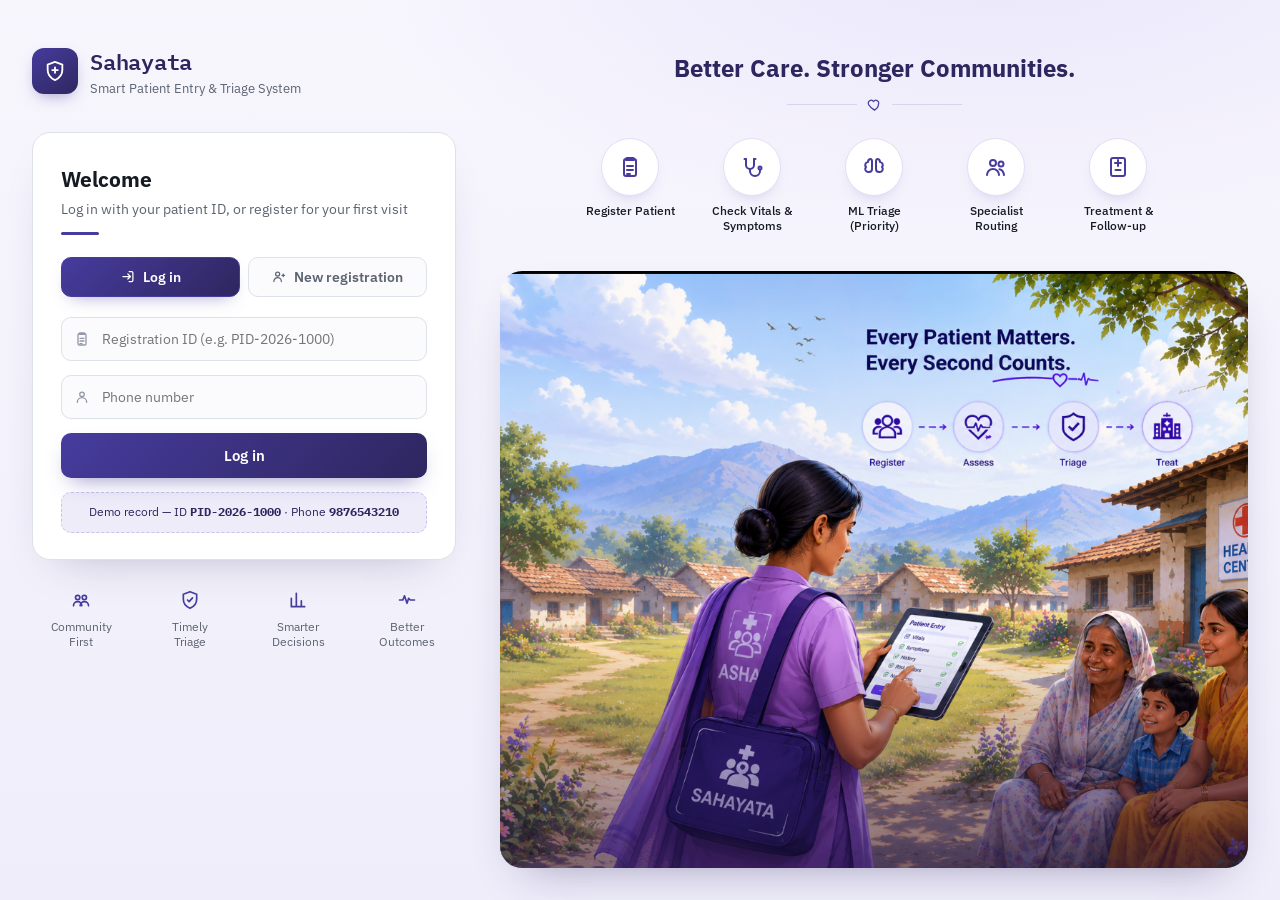
<file: frontend/sahayata-html/sahayata-login.html>
<!doctype html>
<html lang="en">
<head>
<meta charset="utf-8">
<meta name="viewport" content="width=device-width, initial-scale=1">
<title>Sahayata &mdash; log in</title>
<link rel="preconnect" href="https://fonts.googleapis.com">
<link href="https://fonts.googleapis.com/css2?family=IBM+Plex+Mono:wght@500;600&family=IBM+Plex+Sans:wght@400;500;600;700&display=swap" rel="stylesheet">
<style>
:root{
  --ink:#161A22; --muted:#5C6472; --faint:#9399A6; --line:#DDE1E8;
  --bg:#F3F4F2; --surface:#FFFFFF; --surface-2:#F0EEFA;
  --triage:#463C9E; --triage-dark:#2E265F; --triage-bg:#EEECF9;
  --green:#2E6B3F; --green-bg:#E5F1E7;
  --yellow:#93690B; --yellow-bg:#FBF1DC;
  --red:#A5352F; --red-bg:#FAE7E5;
  --font-mono:'IBM Plex Mono',monospace; --font-sans:'IBM Plex Sans',sans-serif;
}
*{box-sizing:border-box;}
body{margin:0;background:var(--bg);color:var(--ink);font-family:var(--font-sans);font-size:15px;line-height:1.55;}
.screen{display:none;}
.screen.active{display:block;}

/* ============ SPLASH / LOGIN SCREEN ============ */
#s-splash{
  min-height:100vh;
  background:
    radial-gradient(1100px 500px at 78% -8%, #E9E5FB 0%, transparent 60%),
    linear-gradient(180deg,#F7F6FD 0%,#F3F1FB 55%,#EFEDFA 100%);
  display:flex;flex-direction:column;
}
.splash-wrap{flex:1;display:grid;grid-template-columns:minmax(340px,460px) 1fr;gap:0;max-width:1320px;width:100%;margin:0 auto;padding:44px 32px 32px;}
@media (max-width:920px){.splash-wrap{grid-template-columns:1fr;}}

.splash-left{position:relative;padding-right:36px;}
.splash-logo{display:flex;align-items:center;gap:12px;margin-bottom:34px;}
.splash-logo .glyph{width:46px;height:46px;border-radius:12px;background:linear-gradient(145deg,var(--triage),var(--triage-dark));display:flex;align-items:center;justify-content:center;color:#fff;box-shadow:0 6px 16px -6px rgba(70,60,158,.55);}
.glyph .icon{width:22px;height:22px;}
.splash-logo .word{font-family:var(--font-mono);font-weight:600;font-size:22px;letter-spacing:-.01em;color:var(--triage-dark);}
.splash-logo .tag{font-size:12.5px;color:var(--muted);margin-top:1px;}

.login-card{background:#fff;border:1px solid var(--line);border-radius:18px;padding:30px 28px 26px;box-shadow:0 20px 44px -28px rgba(46,38,95,.35);}
.login-card h2{font-size:21px;margin:0 0 3px;}
.login-card .lead{color:var(--muted);font-size:13.5px;margin:0 0 6px;}
.underline-bar{width:38px;height:3px;border-radius:2px;background:var(--triage);margin:12px 0 22px;}

.field{position:relative;margin-bottom:14px;}
.field .icon.fi{position:absolute;left:13px;top:50%;transform:translateY(-50%);color:var(--faint);width:16px;height:16px;}
.field input{width:100%;padding:12px 14px 12px 40px;font:14px var(--font-sans);border:1px solid var(--line);border-radius:10px;background:#fbfbfd;color:var(--ink);}
.field input:focus{outline:2px solid var(--triage);outline-offset:1px;border-color:var(--triage);background:#fff;}
.field .toggle-eye{position:absolute;right:12px;top:50%;transform:translateY(-50%);color:var(--faint);cursor:pointer;background:none;border:none;padding:0;}
.field .toggle-eye .icon{width:16px;height:16px;}

.row-between{display:flex;align-items:center;justify-content:space-between;margin:2px 0 18px;font-size:12.5px;}
.remember{display:flex;align-items:center;gap:7px;color:var(--muted);}
.remember input{width:auto;}
.forgot{color:var(--triage);text-decoration:none;font-weight:500;}

.btn-login{width:100%;padding:13px;border:none;border-radius:10px;background:linear-gradient(135deg,var(--triage),var(--triage-dark));color:#fff;font-size:14.5px;font-weight:600;font-family:inherit;cursor:pointer;box-shadow:0 10px 22px -10px rgba(70,60,158,.6);}
.btn-login:hover{filter:brightness(1.05);}
.btn-login:disabled{opacity:.75;cursor:default;}

.demo-hint{margin-top:14px;background:var(--triage-bg);border:1px dashed #C9C2EE;border-radius:10px;padding:10px 12px;font-size:12px;color:var(--triage-dark);text-align:center;}
.demo-hint b{font-family:var(--font-mono);}

.reg-line{text-align:center;font-size:13px;color:var(--muted);margin-top:18px;}
.reg-line a{color:var(--triage);font-weight:600;text-decoration:none;cursor:pointer;}

.entry-tabs{display:grid;grid-template-columns:1fr 1fr;gap:8px;margin-bottom:20px;}
.entry-tab{display:flex;align-items:center;justify-content:center;gap:7px;padding:10px 8px;border-radius:10px;border:1px solid var(--line);background:#fbfbfd;color:var(--muted);font:600 13.5px var(--font-sans);cursor:pointer;}
.entry-tab .icon{width:15px;height:15px;}
.entry-tab:hover{border-color:var(--triage);color:var(--triage-dark);}
.entry-tab.active{background:linear-gradient(135deg,var(--triage),var(--triage-dark));border-color:var(--triage);color:#fff;box-shadow:0 8px 18px -10px rgba(70,60,158,.55);}

.entry-panel{display:none;}
.entry-panel.active{display:block;}
.reg-grid2{display:grid;grid-template-columns:1fr 1fr;gap:10px;}
.reg-grid2 select,.reg-grid2 input{width:100%;padding:12px 14px;font:14px var(--font-sans);border:1px solid var(--line);border-radius:10px;background:#fbfbfd;color:var(--ink);}
.reg-grid2 select:focus,.reg-grid2 input:focus{outline:2px solid var(--triage);outline-offset:1px;border-color:var(--triage);background:#fff;}
.login-card select{width:100%;padding:12px 14px;font:14px var(--font-sans);border:1px solid var(--line);border-radius:10px;background:#fbfbfd;color:var(--ink);margin-bottom:14px;}
.login-card select:focus{outline:2px solid var(--triage);outline-offset:1px;border-color:var(--triage);background:#fff;}

.stats-strip{display:grid;grid-template-columns:repeat(4,1fr);gap:10px;margin-top:30px;}
.stat{text-align:center;}
.stat .icon{width:20px;height:20px;color:var(--triage);}
.stat .lab{font-size:11.5px;color:var(--muted);margin-top:6px;line-height:1.3;}

/* right side */
.splash-right{display:flex;flex-direction:column;padding-left:8px;}
.splash-right .headline{text-align:center;font-size:24px;font-weight:700;color:var(--triage-dark);margin:6px 0 10px;}
.hr-divider{display:flex;align-items:center;justify-content:center;gap:10px;color:var(--triage);margin-bottom:26px;}
.hr-divider .ln{width:70px;height:1px;background:#D9D3F2;}

.workflow-row{display:flex;justify-content:center;gap:26px;margin-bottom:38px;flex-wrap:wrap;}
.wf-step{text-align:center;width:96px;position:relative;}
.wf-step .circle{width:58px;height:58px;border-radius:50%;background:#fff;border:1px solid #E3DEF6;display:flex;align-items:center;justify-content:center;margin:0 auto;box-shadow:0 8px 18px -12px rgba(70,60,158,.4);}
.wf-step .circle .icon{width:24px;height:24px;color:var(--triage);}
.wf-step .lab{font-size:11.5px;margin-top:8px;color:var(--ink);font-weight:500;line-height:1.25;}

.hero-panel{position:relative;flex:1;border-radius:22px;overflow:hidden;
  background:url('sahayata-hero.png') center 40%/cover no-repeat;
  min-height:380px;box-shadow:0 20px 44px -24px rgba(46,38,95,.45);}
.hero-panel::after{content:"";position:absolute;inset:0;
  background:linear-gradient(0deg,rgba(30,22,70,.55) 0%,rgba(30,22,70,0) 38%);}


/* ============ MAIN DEMO (existing screens) ============ */
.shell{display:none;min-height:100vh;background:var(--bg);}
.shell.show{display:block;}
.shell-inner{max-width:560px;margin:0 auto;padding:28px 20px 60px;}
.masthead{display:flex;align-items:center;gap:10px;margin-bottom:24px;}
.mark{width:30px;height:30px;border-radius:8px;background:var(--triage);flex:none;display:flex;align-items:center;justify-content:center;color:#fff;font-family:var(--font-mono);font-size:13px;font-weight:600;}
h1{font-family:var(--font-mono);font-weight:600;font-size:17px;margin:0;}
.step-badge{margin-left:auto;font-family:var(--font-mono);font-size:11px;color:var(--triage);background:var(--triage-bg);padding:3px 9px;border-radius:5px;}

.card{background:var(--surface);border:1px solid var(--line);border-radius:14px;padding:24px;}

h2{font-size:18px;margin:0 0 4px;}
.subtext{color:var(--muted);font-size:13.5px;margin:0 0 22px;}

.choice-row{display:grid;grid-template-columns:1fr 1fr;gap:12px;margin-top:6px;}
.choice{border:1px solid var(--line);border-radius:12px;padding:18px 14px;text-align:center;background:var(--surface);cursor:pointer;}
.choice:hover{border-color:var(--triage);background:var(--triage-bg);}
.choice .icon{width:24px;height:24px;color:var(--triage);}
.choice .t{font-weight:600;margin-top:8px;font-size:14px;}
.choice .d{color:var(--muted);font-size:12px;margin-top:2px;}

label{display:grid;gap:5px;font-size:12.5px;color:var(--muted);font-weight:500;margin-bottom:14px;}
input,select,textarea{padding:10px 11px;font:14px var(--font-sans);border:1px solid var(--line);border-radius:8px;background:var(--surface);color:var(--ink);width:100%;}
textarea{min-height:60px;resize:vertical;font-family:var(--font-sans);}
input:focus,select:focus,textarea:focus{outline:2px solid var(--triage);outline-offset:1px;border-color:var(--triage);}
.grid2{display:grid;grid-template-columns:1fr 1fr;gap:12px;}
.grid3{display:grid;grid-template-columns:repeat(3,1fr);gap:12px;}
fieldset{border:none;padding:0;margin:0 0 18px;}
legend{font-family:var(--font-mono);font-size:11px;text-transform:uppercase;letter-spacing:.05em;color:var(--faint);padding:0 0 10px;width:100%;border-bottom:1px solid var(--line);margin-bottom:14px;}

.err{color:var(--red);font-size:12px;margin:-8px 0 12px;display:none;}
.err.show{display:block;}

.btn{border-radius:10px;padding:12px 18px;font-size:14px;font-weight:600;border:1px solid var(--line);background:#fff;color:var(--ink);cursor:pointer;font-family:var(--font-sans);}
.btn.primary{background:var(--ink);color:#fff;border-color:var(--ink);}
.btn.primary:hover{background:var(--triage-dark);}
.btn.block{width:100%;}
.btn.ghost{border-color:transparent;color:var(--muted);}
.link{background:none;border:none;color:var(--triage);font-size:13px;cursor:pointer;text-decoration:underline;padding:0;font-family:inherit;}

.spinner{display:inline-block;width:14px;height:14px;border:2px solid #ffffff55;border-top-color:#fff;border-radius:50%;animation:spin .7s linear infinite;vertical-align:-2px;margin-right:6px;}
@keyframes spin{to{transform:rotate(360deg);}}

.id-display{background:var(--triage-bg);border:1px dashed var(--triage);border-radius:10px;padding:18px;text-align:center;margin:18px 0;}
.id-display .lab{font-size:11px;color:var(--triage);text-transform:uppercase;letter-spacing:.06em;font-weight:600;}
.id-display .val{font-family:var(--font-mono);font-size:22px;font-weight:600;color:var(--triage-dark);margin-top:4px;letter-spacing:.03em;}

.symptom-grid{display:grid;grid-template-columns:1fr 1fr;gap:8px;margin-bottom:14px;}
.symptom{display:flex;align-items:center;gap:8px;border:1px solid var(--line);border-radius:8px;padding:9px 10px;font-size:13px;cursor:pointer;}
.symptom input{width:auto;}
.symptom.checked{border-color:var(--triage);background:var(--triage-bg);}

.chip-row{display:flex;flex-wrap:wrap;gap:8px;margin-bottom:16px;}
.chip{border:1px solid var(--line);border-radius:999px;padding:8px 14px;font-size:13px;cursor:pointer;background:#fff;color:var(--muted);user-select:none;display:inline-flex;align-items:center;gap:6px;}
.chip .icon{width:15px;height:15px;}
.chip:hover{border-color:var(--triage);}
.chip.active{border-color:var(--triage);background:var(--triage);color:#fff;}
.chip.active.on-red{border-color:var(--red);background:var(--red);}
.chip.active.on-yellow{border-color:var(--yellow);background:var(--yellow);}
.chip-tile{border:1px solid var(--line);border-radius:10px;padding:12px;font-size:13px;cursor:pointer;background:#fff;display:flex;align-items:center;gap:8px;}
.chip-tile .icon{width:17px;height:17px;color:var(--faint);}
.chip-tile.active{border-color:var(--triage);background:var(--triage-bg);color:var(--triage-dark);font-weight:600;}
.chip-tile.active .icon{color:var(--triage);}
.tile-grid{display:grid;grid-template-columns:1fr 1fr;gap:8px;margin-bottom:8px;}
.pain-row{display:flex;gap:6px;margin-bottom:16px;}
.pain-chip{flex:1;text-align:center;border:1px solid var(--line);border-radius:8px;padding:8px 0;font-family:var(--font-mono);font-size:13px;cursor:pointer;background:#fff;color:var(--muted);}
.pain-chip.active{border-color:var(--triage);background:var(--triage);color:#fff;}
.group-hint{font-size:11.5px;color:var(--faint);margin:-8px 0 10px;}

.badge{display:inline-flex;align-items:center;gap:5px;padding:5px 12px;border-radius:999px;font-size:13px;font-weight:600;}
.badge.green{background:var(--green-bg);color:var(--green);}
.badge.yellow{background:var(--yellow-bg);color:var(--yellow);}
.badge.red{background:var(--red-bg);color:var(--red);}
.badge.triage{background:var(--triage-bg);color:var(--triage);}

.dev-panel{margin-top:18px;background:#F7F7F5;border:1px dashed var(--line);border-radius:10px;padding:12px 14px;font-family:var(--font-mono);font-size:11.5px;color:var(--muted);white-space:pre-wrap;}
.dev-panel b{color:var(--ink);}
.icon{width:1em;height:1em;display:inline-block;vertical-align:-0.14em;fill:none;stroke:currentColor;stroke-width:2;stroke-linecap:round;stroke-linejoin:round;flex:none;}
</style>
</head>
<body>
<svg style="display:none" aria-hidden="true">
  <defs>
    <symbol id="i-activity" viewBox="0 0 24 24"><path d="M3 12h4l2-5 3 9 2-6 2 2h5"/></symbol>
    <symbol id="i-ambulance" viewBox="0 0 24 24"><path d="M3 16V9a2 2 0 0 1 2-2h9l4 4h1a2 2 0 0 1 2 2v3"/><path d="M3 16h1a2 2 0 1 0 4 0h7a2 2 0 1 0 4 0h2v-3"/><path d="M12 8v5M9.5 10.5h5"/></symbol>
    <symbol id="i-arrow-right" viewBox="0 0 24 24"><path d="M4 12h16M14 6l6 6-6 6"/></symbol>
    <symbol id="i-brain" viewBox="0 0 24 24"><path d="M9 4a3 3 0 0 0-3 3 3 3 0 0 0-2 5 3 3 0 0 0 2 5h1a3 3 0 0 0 3-3V6a2 2 0 0 0-1-2Z"/><path d="M15 4a3 3 0 0 1 3 3 3 3 0 0 1 2 5 3 3 0 0 1-2 5h-1a3 3 0 0 1-3-3V6a2 2 0 0 1 1-2Z"/></symbol>
    <symbol id="i-chart-bar" viewBox="0 0 24 24"><path d="M4 20V10M10 20V4M16 20v-7M4 20h16"/></symbol>
    <symbol id="i-clipboard-list" viewBox="0 0 24 24"><rect x="6" y="4" width="12" height="17" rx="2"/><path d="M9 3h6a1 1 0 0 1 1 1v1H8V4a1 1 0 0 1 1-1Z"/><path d="M9 11h6M9 15h6M9 19h3"/></symbol>
    <symbol id="i-dots" viewBox="0 0 24 24"><circle cx="6" cy="12" r="1.4" fill="currentColor" stroke="none"/><circle cx="12" cy="12" r="1.4" fill="currentColor" stroke="none"/><circle cx="18" cy="12" r="1.4" fill="currentColor" stroke="none"/></symbol>
    <symbol id="i-droplet" viewBox="0 0 24 24"><path d="M12 3s7 7.5 7 12a7 7 0 0 1-14 0c0-4.5 7-12 7-12Z"/></symbol>
    <symbol id="i-droplet-half-2" viewBox="0 0 24 24"><path d="M12 3s7 7.5 7 12a7 7 0 0 1-14 0c0-4.5 7-12 7-12Z"/><path d="M5.2 14h13.6"/></symbol>
    <symbol id="i-eye" viewBox="0 0 24 24"><path d="M2 12s3.6-7 10-7 10 7 10 7-3.6 7-10 7-10-7-10-7Z"/><circle cx="12" cy="12" r="3"/></symbol>
    <symbol id="i-eye-off" viewBox="0 0 24 24"><path d="M3 3l18 18"/><path d="M10.6 5.2A10.8 10.8 0 0 1 12 5c6.4 0 10 7 10 7a15.6 15.6 0 0 1-3.1 4.1M6.6 6.6C4 8.3 2 12 2 12s3.6 7 10 7c1.4 0 2.6-.3 3.7-.8"/><path d="M9.5 9.7A3 3 0 0 0 14.3 14.5"/></symbol>
    <symbol id="i-first-aid-kit" viewBox="0 0 24 24"><rect x="3" y="7" width="18" height="13" rx="2"/><path d="M8 7V5a2 2 0 0 1 2-2h4a2 2 0 0 1 2 2v2"/><path d="M12 11v6M9 14h6"/></symbol>
    <symbol id="i-hand-stop" viewBox="0 0 24 24"><rect x="4" y="4" width="16" height="16" rx="4"/><circle cx="9" cy="9" r="1.3" fill="currentColor" stroke="none"/><circle cx="15" cy="8.3" r="1" fill="currentColor" stroke="none"/><circle cx="12" cy="13" r="1.2" fill="currentColor" stroke="none"/><circle cx="8" cy="15.3" r="0.9" fill="currentColor" stroke="none"/><circle cx="16" cy="15" r="1.1" fill="currentColor" stroke="none"/></symbol>
    <symbol id="i-head-question" viewBox="0 0 24 24"><circle cx="12" cy="9" r="5"/><path d="M9.2 19.5 12 15l2.8 4.5"/><path d="M10.3 7.6a1.7 1.7 0 1 1 2.6 1.4c-.6.4-.9.8-.9 1.5"/><circle cx="12" cy="12.3" r=".2" fill="currentColor" stroke="none"/></symbol>
    <symbol id="i-heart" viewBox="0 0 24 24"><path d="M12 21s-7-4.6-9.3-8.7C1 9.3 2.4 6 5.7 5.3c1.9-.4 3.7.5 4.7 2 1-1.5 2.8-2.4 4.7-2 3.3.7 4.7 4 3 7C19 16.4 12 21 12 21Z"/></symbol>
    <symbol id="i-heart-bolt" viewBox="0 0 24 24"><path d="M12 20s-6.2-4.1-8.3-7.7C2.4 10 3.6 7.2 6.4 6.6c1.7-.4 3.3.4 4.2 1.8.9-1.4 2.5-2.2 4.2-1.8 2.8.6 4 3.4 2.7 5.7C15.5 15.5 12 20 12 20Z"/><path d="M11.3 9.5 9.5 13h2l-1 3.2 3-4.2h-2l1-2.5Z" fill="currentColor" stroke="none"/></symbol>
    <symbol id="i-heart-rate-monitor" viewBox="0 0 24 24"><path d="M3 12h4l2-5 3 9 2-6 2 2h5"/></symbol>
    <symbol id="i-lock" viewBox="0 0 24 24"><rect x="5" y="11" width="14" height="9" rx="2"/><path d="M8 11V8a4 4 0 0 1 8 0v3"/><circle cx="12" cy="15.5" r="1.2" fill="currentColor" stroke="none"/></symbol>
    <symbol id="i-login" viewBox="0 0 24 24"><path d="M13 4h4a2 2 0 0 1 2 2v12a2 2 0 0 1-2 2h-4"/><path d="M11 8l4 4-4 4"/><path d="M15 12H3"/></symbol>
    <symbol id="i-lungs" viewBox="0 0 24 24"><path d="M12 3v9"/><path d="M12 12c-1 3-2 4-4 4-2 0-3-1.5-3-4 0-3 1-6 3-7 1.3-.7 2.5 0 3 1"/><path d="M12 12c1 3 2 4 4 4 2 0 3-1.5 3-4 0-3-1-6-3-7-1.3-.7-2.5 0-3 1"/></symbol>
    <symbol id="i-refresh" viewBox="0 0 24 24"><path d="M4 12a8 8 0 0 1 14-5.3L20 8"/><path d="M20 4v4h-4"/><path d="M20 12a8 8 0 0 1-14 5.3L4 16"/><path d="M4 20v-4h4"/></symbol>
    <symbol id="i-report-medical" viewBox="0 0 24 24"><rect x="5" y="3" width="14" height="18" rx="2"/><path d="M9 8h6M12 5v6M9.5 15h5"/></symbol>
    <symbol id="i-shield-check" viewBox="0 0 24 24"><path d="M12 2 L20 5 V11 C20 16 16.5 20 12 22 C7.5 20 4 16 4 11 V5 Z"/><path d="M9 12l2 2 4-4.5"/></symbol>
    <symbol id="i-shield-plus" viewBox="0 0 24 24"><path d="M12 2 L20 5 V11 C20 16 16.5 20 12 22 C7.5 20 4 16 4 11 V5 Z"/><path d="M12 8v6M9 11h6"/></symbol>
    <symbol id="i-shield-star" viewBox="0 0 24 24"><path d="M12 2 L20 5 V11 C20 16 16.5 20 12 22 C7.5 20 4 16 4 11 V5 Z"/><path d="M12 8.3l1 2 2.2.3-1.6 1.5.4 2.2-2-1.1-2 1.1.4-2.2-1.6-1.5 2.2-.3Z"/></symbol>
    <symbol id="i-stethoscope" viewBox="0 0 24 24"><path d="M6 4v6a4 4 0 0 0 8 0V4"/><path d="M6 4H4.5M14 4h1.5"/><path d="M10 14v2a5 5 0 0 0 10 0v-1"/><circle cx="20" cy="13" r="1.5"/></symbol>
    <symbol id="i-stomach" viewBox="0 0 24 24"><path d="M8 3v4c0 2-2 2.5-2 5 0 4 3 8 7 8 3.5 0 6-2.8 6-6.3 0-2-1-3-2.5-3.7"/><path d="M16 3v3.2"/></symbol>
    <symbol id="i-thermometer" viewBox="0 0 24 24"><path d="M12 3a2 2 0 0 0-2 2v9.5a4 4 0 1 0 4 0V5a2 2 0 0 0-2-2Z"/><path d="M12 15V8"/></symbol>
    <symbol id="i-user" viewBox="0 0 24 24"><circle cx="12" cy="8" r="3.4"/><path d="M5 20c0-3.9 3.1-7 7-7s7 3.1 7 7"/></symbol>
    <symbol id="i-user-heart" viewBox="0 0 24 24"><circle cx="10" cy="8" r="3.2"/><path d="M4 20c0-3.5 2.7-6.3 6-6.3 1 0 2 .3 2.8.7"/><path d="M17.5 13.8c-2 1.3-2.5 2-2.5 3 0 1.3 1.2 2.2 2.5 3.2 1.3-1 2.5-1.9 2.5-3.2 0-1-.5-1.7-2.5-3Z"/></symbol>
    <symbol id="i-user-plus" viewBox="0 0 24 24"><circle cx="9" cy="8" r="3.2"/><path d="M3 20c0-3.5 2.7-6.3 6-6.3s6 2.8 6 6.3"/><path d="M18 8v4M16 10h4"/></symbol>
    <symbol id="i-users" viewBox="0 0 24 24"><circle cx="9" cy="8" r="3"/><path d="M3 20c0-3.3 2.7-6 6-6s6 2.7 6 6"/><circle cx="17" cy="9" r="2.5"/><path d="M15.5 14.2c2.3.4 4 2.4 4.5 5.8"/></symbol>
    <symbol id="i-users-group" viewBox="0 0 24 24"><circle cx="8" cy="9" r="2.6"/><circle cx="16" cy="9" r="2.6"/><path d="M3 19c0-2.8 2.2-5 5-5s5 2.2 5 5M11 19c0-2.8 2.2-5 5-5s5 2.2 5 5"/></symbol>
    <symbol id="i-walk" viewBox="0 0 24 24"><circle cx="13" cy="4" r="1.6" fill="currentColor" stroke="none"/><path d="M11 8l-3 2 1 4-3 3"/><path d="M11 8l3 1 1 4 3 2"/><path d="M9 14l3 1"/></symbol>
    <symbol id="i-wind" viewBox="0 0 24 24"><path d="M3 8h9a2.5 2.5 0 1 0-2.2-3.7"/><path d="M3 12h13a2.5 2.5 0 1 1-2.2 3.7"/><path d="M3 16h7"/></symbol>
  </defs>
</svg>

<!-- ============ SCREEN 0: LOGIN SPLASH ============ -->
<div class="screen active" id="s-splash">
  <div class="splash-wrap">

    <div class="splash-left">
      <div class="splash-logo">
        <div class="glyph"><svg class="icon"><use href="#i-shield-plus"></use></svg></div>
        <div>
          <div class="word">Sahayata</div>
          <div class="tag">Smart Patient Entry &amp; Triage System</div>
        </div>
      </div>

      <div class="login-card">
        <h2 id="entryTitle">Welcome</h2>
        <p class="lead" id="entryLead">Log in with your patient ID, or register for your first visit</p>
        <div class="underline-bar"></div>

        <div class="entry-tabs" role="tablist">
          <button type="button" class="entry-tab active" id="tabLogin" onclick="switchEntryTab('login')">
            <svg class="icon"><use href="#i-login"></use></svg> Log in
          </button>
          <button type="button" class="entry-tab" id="tabRegister" onclick="switchEntryTab('register')">
            <svg class="icon"><use href="#i-user-plus"></use></svg> New registration
          </button>
        </div>

        <!-- LOG IN PANEL -->
        <div class="entry-panel active" id="panelLogin">
          <form id="loginForm">
            <div class="field">
              <svg class="icon fi"><use href="#i-clipboard-list"></use></svg>
              <input type="text" name="regId" placeholder="Registration ID (e.g. PID-2026-1000)" autocomplete="off" required>
            </div>
            <div class="field">
              <svg class="icon fi"><use href="#i-user"></use></svg>
              <input type="tel" name="phone" placeholder="Phone number" autocomplete="off" required>
            </div>
            <div class="err" id="loginErr">No matching record found. Check the ID and phone, or register instead.</div>
            <button type="submit" class="btn-login" id="loginBtn">Log in</button>
          </form>
          <div class="demo-hint">Demo record &mdash; ID <b>PID-2026-1000</b> &middot; Phone <b>9876543210</b></div>
        </div>

        <!-- NEW REGISTRATION PANEL -->
        <div class="entry-panel" id="panelRegister">
          <form id="registerForm">
            <div class="field">
              <svg class="icon fi"><use href="#i-user"></use></svg>
              <input type="text" name="name" placeholder="Full name" autocomplete="off" required>
            </div>
            <div class="reg-grid2" style="margin-bottom:14px;">
              <input type="number" name="age" min="0" max="120" placeholder="Age" required>
              <select name="gender" required>
                <option value="">Gender</option><option>Female</option><option>Male</option><option>Other</option>
              </select>
            </div>
            <div class="field">
              <svg class="icon fi"><use href="#i-user"></use></svg>
              <input type="tel" name="phone" placeholder="Phone number (10-digit mobile)" autocomplete="off" required>
            </div>
            <div class="field">
              <svg class="icon fi"><use href="#i-clipboard-list"></use></svg>
              <input type="text" name="location" placeholder="Village / location" autocomplete="off" required>
            </div>
            <select name="patient_type" required>
              <option value="Normal">Patient type: Normal</option>
              <option value="Pregnant">Pregnant</option>
              <option value="Private">Private / sensitive matter</option>
            </select>
            <div class="err" id="registerErr">Please fill in all required fields.</div>
            <button type="submit" class="btn-login" id="registerBtn">Create registration</button>
          </form>
        </div>
      </div>

      <div class="stats-strip">
        <div class="stat"><svg class="icon"><use href="#i-users-group"></use></svg><div class="lab">Community<br>First</div></div>
        <div class="stat"><svg class="icon"><use href="#i-shield-check"></use></svg><div class="lab">Timely<br>Triage</div></div>
        <div class="stat"><svg class="icon"><use href="#i-chart-bar"></use></svg><div class="lab">Smarter<br>Decisions</div></div>
        <div class="stat"><svg class="icon"><use href="#i-heart-rate-monitor"></use></svg><div class="lab">Better<br>Outcomes</div></div>
      </div>
    </div>

    <div class="splash-right">
      <div class="headline">Better Care. Stronger Communities.</div>
      <div class="hr-divider"><span class="ln"></span><svg class="icon"><use href="#i-heart"></use></svg><span class="ln"></span></div>

      <div class="workflow-row">
        <div class="wf-step"><div class="circle"><svg class="icon"><use href="#i-clipboard-list"></use></svg></div><div class="lab">Register Patient</div></div>
        <div class="wf-step"><div class="circle"><svg class="icon"><use href="#i-stethoscope"></use></svg></div><div class="lab">Check Vitals &amp; Symptoms</div></div>
        <div class="wf-step"><div class="circle"><svg class="icon"><use href="#i-brain"></use></svg></div><div class="lab">ML Triage (Priority)</div></div>
        <div class="wf-step"><div class="circle"><svg class="icon"><use href="#i-users"></use></svg></div><div class="lab">Specialist Routing</div></div>
        <div class="wf-step"><div class="circle"><svg class="icon"><use href="#i-report-medical"></use></svg></div><div class="lab">Treatment &amp; Follow-up</div></div>
      </div>

      <div class="hero-panel"></div>
    </div>

  </div>
</div>

<script src="api.js"></script>
<script>
// Mock Supabase "patients" table, standing in for a real
// SELECT ... WHERE id = ? AND phone = ? query. Also used as the
// local fallback data for Api.lookupPatient() if the backend is down.
const mockDB = {
  'PID-2026-1000': {
    phone: '9876543210', name: 'Sunita Devi', age: 34, gender: 'Female',
    location: 'Sugauli', patient_type: 'Normal',
    history: 'Gestational hypertension, 2nd pregnancy',
    lastVisit: { date: '2026-08-10',
      vitals: { temp: 99.1, bp: '150/95', hr: 96, spo2: 94, rr: 22 },
      symptoms: ['Breathlessness', 'Chest pain'], severity: 'Severe' }
  },
  'PID-2026-1001': {
    phone: '9123456780', name: 'Deepak Singh', age: 45, gender: 'Male',
    location: 'Areraj', patient_type: 'Normal',
    history: 'No known conditions',
    lastVisit: { date: '2026-07-28',
      vitals: { temp: 98.4, bp: '118/76', hr: 74, spo2: 98, rr: 16 },
      symptoms: ['Headache'], severity: 'Mild' }
  }
};

/* api.js loaded above provides window.Api */
function genRegId(){
  const n = Math.floor(1000 + Math.random()*9000);
  return 'PID-2026-' + n;
}

function withLoading(btn, doneText, work){
  const original = btn.innerHTML;
  btn.disabled = true;
  btn.innerHTML = '<span class="spinner"></span>Working\u2026';
  setTimeout(()=>{
    work();
    btn.disabled = false;
    btn.innerHTML = original;
  }, 600);
}

/* ---------- Entry card tab switching (log in / new registration) ---------- */
function switchEntryTab(tab){
  const isLogin = tab === 'login';
  document.getElementById('tabLogin').classList.toggle('active', isLogin);
  document.getElementById('tabRegister').classList.toggle('active', !isLogin);
  document.getElementById('panelLogin').classList.toggle('active', isLogin);
  document.getElementById('panelRegister').classList.toggle('active', !isLogin);
  document.getElementById('entryTitle').textContent = isLogin ? 'Welcome Back' : 'New Registration';
  document.getElementById('entryLead').textContent = isLogin
    ? 'Enter your registration ID and phone number to continue'
    : 'First visit? Create your patient record below';
  document.querySelectorAll('.err.show').forEach(e=>e.classList.remove('show'));
}

/* ---------- New registration: POSTs to the backend (Api.createPatient);
   falls back to a locally generated ID if the backend isn't up yet. ---------- */
document.getElementById('registerForm').addEventListener('submit', async e=>{
  e.preventDefault();
  const data = Object.fromEntries(new FormData(e.target).entries());
  const err = document.getElementById('registerErr');
  if(!data.name || !data.age || !data.gender || !data.phone || !data.location){
    err.classList.add('show'); return;
  }
  err.classList.remove('show');
  const btn = document.getElementById('registerBtn');
  const original = btn.innerHTML;
  btn.disabled = true;
  btn.innerHTML = '<span class="spinner"></span>Working\u2026';

  const patient = await Api.createPatient(data, () => ({...data, id: genRegId()}));

  btn.disabled = false;
  btn.innerHTML = original;
  sessionStorage.setItem('sahayata_patient', JSON.stringify(patient));
  sessionStorage.setItem('sahayata_action', 'register');
  window.location.href = 'sahayata-patient-entry.html';
});

/* ---------- Log in: looks the patient up via Api.lookupPatient;
   falls back to the local mockDB if the backend isn't up yet. ---------- */
document.getElementById('loginForm').addEventListener('submit', async e=>{
  e.preventDefault();
  const data = Object.fromEntries(new FormData(e.target).entries());
  const err = document.getElementById('loginErr');
  const regId = (data.regId || '').trim();
  const phone = (data.phone || '').trim();

  const btn = document.getElementById('loginBtn');
  const original = btn.innerHTML;
  btn.disabled = true;
  btn.innerHTML = '<span class="spinner"></span>Working\u2026';

  const record = await Api.lookupPatient(regId, () => {
    const local = mockDB[regId];
    return (local && local.phone === phone) ? local : null;
  });

  btn.disabled = false;
  btn.innerHTML = original;

  if(!record){ err.classList.add('show'); return; }
  err.classList.remove('show');
  const patient = { id: regId, ...record };
  sessionStorage.setItem('sahayata_patient', JSON.stringify(patient));
  sessionStorage.setItem('sahayata_action', 'login');
  window.location.href = 'sahayata-patient-entry.html';
});
</script>

</body>
</html>
</file>
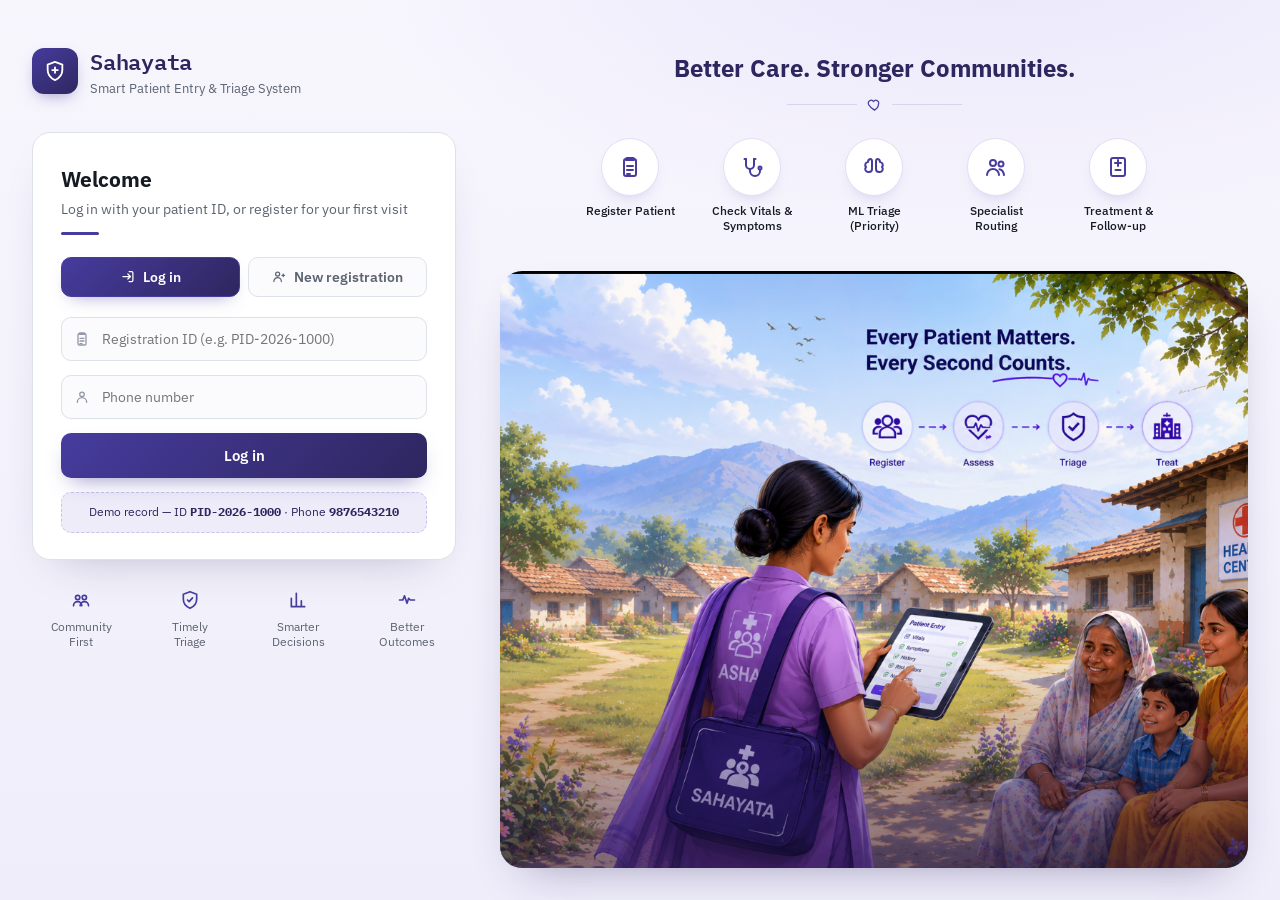
<file: frontend/sahayata-html/sahayata-patient-entry.html>
<!doctype html>
<html lang="en">
<head>
<meta charset="utf-8">
<meta name="viewport" content="width=device-width, initial-scale=1">
<title>Sahayata &mdash; patient entry</title>
<link rel="preconnect" href="https://fonts.googleapis.com">
<link href="https://fonts.googleapis.com/css2?family=IBM+Plex+Mono:wght@500;600&family=IBM+Plex+Sans:wght@400;500;600;700&display=swap" rel="stylesheet">
<style>
:root{
  --ink:#161A22; --muted:#5C6472; --faint:#9399A6; --line:#DDE1E8;
  --bg:#F3F4F2; --surface:#FFFFFF; --surface-2:#F0EEFA;
  --triage:#463C9E; --triage-dark:#2E265F; --triage-bg:#EEECF9;
  --green:#2E6B3F; --green-bg:#E5F1E7;
  --yellow:#93690B; --yellow-bg:#FBF1DC;
  --red:#A5352F; --red-bg:#FAE7E5;
  --font-mono:'IBM Plex Mono',monospace; --font-sans:'IBM Plex Sans',sans-serif;
}
*{box-sizing:border-box;}
body{margin:0;background:var(--bg);color:var(--ink);font-family:var(--font-sans);font-size:15px;line-height:1.55;}
.screen{display:none;}
.screen.active{display:block;}

/* ============ SPLASH / LOGIN SCREEN ============ */
#s-splash{
  min-height:100vh;
  background:
    radial-gradient(1100px 500px at 78% -8%, #E9E5FB 0%, transparent 60%),
    linear-gradient(180deg,#F7F6FD 0%,#F3F1FB 55%,#EFEDFA 100%);
  display:flex;flex-direction:column;
}
.splash-wrap{flex:1;display:grid;grid-template-columns:minmax(340px,460px) 1fr;gap:0;max-width:1320px;width:100%;margin:0 auto;padding:44px 32px 32px;}
@media (max-width:920px){.splash-wrap{grid-template-columns:1fr;}}

.splash-left{position:relative;padding-right:36px;}
.splash-logo{display:flex;align-items:center;gap:12px;margin-bottom:34px;}
.splash-logo .glyph{width:46px;height:46px;border-radius:12px;background:linear-gradient(145deg,var(--triage),var(--triage-dark));display:flex;align-items:center;justify-content:center;color:#fff;box-shadow:0 6px 16px -6px rgba(70,60,158,.55);}
.glyph .icon{width:22px;height:22px;}
.splash-logo .word{font-family:var(--font-mono);font-weight:600;font-size:22px;letter-spacing:-.01em;color:var(--triage-dark);}
.splash-logo .tag{font-size:12.5px;color:var(--muted);margin-top:1px;}

.login-card{background:#fff;border:1px solid var(--line);border-radius:18px;padding:30px 28px 26px;box-shadow:0 20px 44px -28px rgba(46,38,95,.35);}
.login-card h2{font-size:21px;margin:0 0 3px;}
.login-card .lead{color:var(--muted);font-size:13.5px;margin:0 0 6px;}
.underline-bar{width:38px;height:3px;border-radius:2px;background:var(--triage);margin:12px 0 22px;}

.field{position:relative;margin-bottom:14px;}
.field .icon.fi{position:absolute;left:13px;top:50%;transform:translateY(-50%);color:var(--faint);width:16px;height:16px;}
.field input{width:100%;padding:12px 14px 12px 40px;font:14px var(--font-sans);border:1px solid var(--line);border-radius:10px;background:#fbfbfd;color:var(--ink);}
.field input:focus{outline:2px solid var(--triage);outline-offset:1px;border-color:var(--triage);background:#fff;}
.field .toggle-eye{position:absolute;right:12px;top:50%;transform:translateY(-50%);color:var(--faint);cursor:pointer;background:none;border:none;padding:0;}
.field .toggle-eye .icon{width:16px;height:16px;}

.row-between{display:flex;align-items:center;justify-content:space-between;margin:2px 0 18px;font-size:12.5px;}
.remember{display:flex;align-items:center;gap:7px;color:var(--muted);}
.remember input{width:auto;}
.forgot{color:var(--triage);text-decoration:none;font-weight:500;}

.btn-login{width:100%;padding:13px;border:none;border-radius:10px;background:linear-gradient(135deg,var(--triage),var(--triage-dark));color:#fff;font-size:14.5px;font-weight:600;font-family:inherit;cursor:pointer;box-shadow:0 10px 22px -10px rgba(70,60,158,.6);}
.btn-login:hover{filter:brightness(1.05);}
.btn-login:disabled{opacity:.75;cursor:default;}

.demo-hint{margin-top:14px;background:var(--triage-bg);border:1px dashed #C9C2EE;border-radius:10px;padding:10px 12px;font-size:12px;color:var(--triage-dark);text-align:center;}
.demo-hint b{font-family:var(--font-mono);}

.reg-line{text-align:center;font-size:13px;color:var(--muted);margin-top:18px;}
.reg-line a{color:var(--triage);font-weight:600;text-decoration:none;cursor:pointer;}

.entry-tabs{display:grid;grid-template-columns:1fr 1fr;gap:8px;margin-bottom:20px;}
.entry-tab{display:flex;align-items:center;justify-content:center;gap:7px;padding:10px 8px;border-radius:10px;border:1px solid var(--line);background:#fbfbfd;color:var(--muted);font:600 13.5px var(--font-sans);cursor:pointer;}
.entry-tab .icon{width:15px;height:15px;}
.entry-tab:hover{border-color:var(--triage);color:var(--triage-dark);}
.entry-tab.active{background:linear-gradient(135deg,var(--triage),var(--triage-dark));border-color:var(--triage);color:#fff;box-shadow:0 8px 18px -10px rgba(70,60,158,.55);}

.entry-panel{display:none;}
.entry-panel.active{display:block;}
.reg-grid2{display:grid;grid-template-columns:1fr 1fr;gap:10px;}
.reg-grid2 select,.reg-grid2 input{width:100%;padding:12px 14px;font:14px var(--font-sans);border:1px solid var(--line);border-radius:10px;background:#fbfbfd;color:var(--ink);}
.reg-grid2 select:focus,.reg-grid2 input:focus{outline:2px solid var(--triage);outline-offset:1px;border-color:var(--triage);background:#fff;}
.login-card select{width:100%;padding:12px 14px;font:14px var(--font-sans);border:1px solid var(--line);border-radius:10px;background:#fbfbfd;color:var(--ink);margin-bottom:14px;}
.login-card select:focus{outline:2px solid var(--triage);outline-offset:1px;border-color:var(--triage);background:#fff;}

.stats-strip{display:grid;grid-template-columns:repeat(4,1fr);gap:10px;margin-top:30px;}
.stat{text-align:center;}
.stat .icon{width:20px;height:20px;color:var(--triage);}
.stat .lab{font-size:11.5px;color:var(--muted);margin-top:6px;line-height:1.3;}

/* right side */
.splash-right{display:flex;flex-direction:column;padding-left:8px;}
.splash-right .headline{text-align:center;font-size:24px;font-weight:700;color:var(--triage-dark);margin:6px 0 10px;}
.hr-divider{display:flex;align-items:center;justify-content:center;gap:10px;color:var(--triage);margin-bottom:26px;}
.hr-divider .ln{width:70px;height:1px;background:#D9D3F2;}

.workflow-row{display:flex;justify-content:center;gap:26px;margin-bottom:38px;flex-wrap:wrap;}
.wf-step{text-align:center;width:96px;position:relative;}
.wf-step .circle{width:58px;height:58px;border-radius:50%;background:#fff;border:1px solid #E3DEF6;display:flex;align-items:center;justify-content:center;margin:0 auto;box-shadow:0 8px 18px -12px rgba(70,60,158,.4);}
.wf-step .circle .icon{width:24px;height:24px;color:var(--triage);}
.wf-step .lab{font-size:11.5px;margin-top:8px;color:var(--ink);font-weight:500;line-height:1.25;}

.hero-panel{position:relative;flex:1;border-radius:22px;overflow:hidden;
  background:url('sahayata-hero.png') center 40%/cover no-repeat;
  min-height:380px;box-shadow:0 20px 44px -24px rgba(46,38,95,.45);}
.hero-panel::after{content:"";position:absolute;inset:0;
  background:linear-gradient(0deg,rgba(30,22,70,.55) 0%,rgba(30,22,70,0) 38%);}


/* ============ MAIN DEMO (existing screens) ============ */
.shell{display:none;min-height:100vh;background:var(--bg);}
.shell.show{display:block;}
.shell-inner{max-width:560px;margin:0 auto;padding:28px 20px 60px;}
.masthead{display:flex;align-items:center;gap:10px;margin-bottom:24px;}
.mark{width:30px;height:30px;border-radius:8px;background:var(--triage);flex:none;display:flex;align-items:center;justify-content:center;color:#fff;font-family:var(--font-mono);font-size:13px;font-weight:600;}
h1{font-family:var(--font-mono);font-weight:600;font-size:17px;margin:0;}
.step-badge{margin-left:auto;font-family:var(--font-mono);font-size:11px;color:var(--triage);background:var(--triage-bg);padding:3px 9px;border-radius:5px;}

.card{background:var(--surface);border:1px solid var(--line);border-radius:14px;padding:24px;}

h2{font-size:18px;margin:0 0 4px;}
.subtext{color:var(--muted);font-size:13.5px;margin:0 0 22px;}

.choice-row{display:grid;grid-template-columns:1fr 1fr;gap:12px;margin-top:6px;}
.choice{border:1px solid var(--line);border-radius:12px;padding:18px 14px;text-align:center;background:var(--surface);cursor:pointer;}
.choice:hover{border-color:var(--triage);background:var(--triage-bg);}
.choice .icon{width:24px;height:24px;color:var(--triage);}
.choice .t{font-weight:600;margin-top:8px;font-size:14px;}
.choice .d{color:var(--muted);font-size:12px;margin-top:2px;}

label{display:grid;gap:5px;font-size:12.5px;color:var(--muted);font-weight:500;margin-bottom:14px;}
input,select,textarea{padding:10px 11px;font:14px var(--font-sans);border:1px solid var(--line);border-radius:8px;background:var(--surface);color:var(--ink);width:100%;}
textarea{min-height:60px;resize:vertical;font-family:var(--font-sans);}
input:focus,select:focus,textarea:focus{outline:2px solid var(--triage);outline-offset:1px;border-color:var(--triage);}
.grid2{display:grid;grid-template-columns:1fr 1fr;gap:12px;}
.grid3{display:grid;grid-template-columns:repeat(3,1fr);gap:12px;}
fieldset{border:none;padding:0;margin:0 0 18px;}
legend{font-family:var(--font-mono);font-size:11px;text-transform:uppercase;letter-spacing:.05em;color:var(--faint);padding:0 0 10px;width:100%;border-bottom:1px solid var(--line);margin-bottom:14px;}

.err{color:var(--red);font-size:12px;margin:-8px 0 12px;display:none;}
.err.show{display:block;}

.btn{border-radius:10px;padding:12px 18px;font-size:14px;font-weight:600;border:1px solid var(--line);background:#fff;color:var(--ink);cursor:pointer;font-family:var(--font-sans);}
.btn.primary{background:var(--ink);color:#fff;border-color:var(--ink);}
.btn.primary:hover{background:var(--triage-dark);}
.btn.block{width:100%;}
.btn.ghost{border-color:transparent;color:var(--muted);}
.link{background:none;border:none;color:var(--triage);font-size:13px;cursor:pointer;text-decoration:underline;padding:0;font-family:inherit;}

.spinner{display:inline-block;width:14px;height:14px;border:2px solid #ffffff55;border-top-color:#fff;border-radius:50%;animation:spin .7s linear infinite;vertical-align:-2px;margin-right:6px;}
@keyframes spin{to{transform:rotate(360deg);}}

.id-display{background:var(--triage-bg);border:1px dashed var(--triage);border-radius:10px;padding:18px;text-align:center;margin:18px 0;}
.id-display .lab{font-size:11px;color:var(--triage);text-transform:uppercase;letter-spacing:.06em;font-weight:600;}
.id-display .val{font-family:var(--font-mono);font-size:22px;font-weight:600;color:var(--triage-dark);margin-top:4px;letter-spacing:.03em;}

.symptom-grid{display:grid;grid-template-columns:1fr 1fr;gap:8px;margin-bottom:14px;}
.symptom{display:flex;align-items:center;gap:8px;border:1px solid var(--line);border-radius:8px;padding:9px 10px;font-size:13px;cursor:pointer;}
.symptom input{width:auto;}
.symptom.checked{border-color:var(--triage);background:var(--triage-bg);}

.chip-row{display:flex;flex-wrap:wrap;gap:8px;margin-bottom:16px;}
.chip{border:1px solid var(--line);border-radius:999px;padding:8px 14px;font-size:13px;cursor:pointer;background:#fff;color:var(--muted);user-select:none;display:inline-flex;align-items:center;gap:6px;}
.chip .icon{width:15px;height:15px;}
.chip:hover{border-color:var(--triage);}
.chip.active{border-color:var(--triage);background:var(--triage);color:#fff;}
.chip.active.on-red{border-color:var(--red);background:var(--red);}
.chip.active.on-yellow{border-color:var(--yellow);background:var(--yellow);}
.chip-tile{border:1px solid var(--line);border-radius:10px;padding:12px;font-size:13px;cursor:pointer;background:#fff;display:flex;align-items:center;gap:8px;}
.chip-tile .icon{width:17px;height:17px;color:var(--faint);}
.chip-tile.active{border-color:var(--triage);background:var(--triage-bg);color:var(--triage-dark);font-weight:600;}
.chip-tile.active .icon{color:var(--triage);}
.tile-grid{display:grid;grid-template-columns:1fr 1fr;gap:8px;margin-bottom:8px;}
.pain-row{display:flex;gap:6px;margin-bottom:16px;}
.pain-chip{flex:1;text-align:center;border:1px solid var(--line);border-radius:8px;padding:8px 0;font-family:var(--font-mono);font-size:13px;cursor:pointer;background:#fff;color:var(--muted);}
.pain-chip.active{border-color:var(--triage);background:var(--triage);color:#fff;}
.group-hint{font-size:11.5px;color:var(--faint);margin:-8px 0 10px;}

.badge{display:inline-flex;align-items:center;gap:5px;padding:5px 12px;border-radius:999px;font-size:13px;font-weight:600;}
.badge.green{background:var(--green-bg);color:var(--green);}
.badge.yellow{background:var(--yellow-bg);color:var(--yellow);}
.badge.red{background:var(--red-bg);color:var(--red);}
.badge.triage{background:var(--triage-bg);color:var(--triage);}

.dev-panel{margin-top:18px;background:#F7F7F5;border:1px dashed var(--line);border-radius:10px;padding:12px 14px;font-family:var(--font-mono);font-size:11.5px;color:var(--muted);white-space:pre-wrap;}
.dev-panel b{color:var(--ink);}
.icon{width:1em;height:1em;display:inline-block;vertical-align:-0.14em;fill:none;stroke:currentColor;stroke-width:2;stroke-linecap:round;stroke-linejoin:round;flex:none;}
/* ============ SHARED EXTRA COMPONENTS (added for full flow) ============ */
.back-link{display:inline-flex;align-items:center;gap:6px;color:var(--muted);font-size:12.5px;text-decoration:none;margin-bottom:14px;cursor:pointer;background:none;border:none;padding:0;font-family:inherit;}
.back-link:hover{color:var(--triage-dark);}
.back-link .icon{width:14px;height:14px;}

.flow-strip{display:flex;align-items:flex-start;gap:0;margin:0 0 22px;overflow-x:auto;padding-bottom:2px;}
.flow-node{display:flex;flex-direction:column;align-items:center;flex:none;width:74px;position:relative;}
.flow-node .dot{width:26px;height:26px;border-radius:50%;background:#fff;border:2px solid var(--line);display:flex;align-items:center;justify-content:center;color:var(--faint);font-family:var(--font-mono);font-size:10.5px;font-weight:600;}
.flow-node .lab{font-size:9.5px;color:var(--faint);text-align:center;margin-top:6px;line-height:1.2;}
.flow-node.done .dot{background:var(--triage);border-color:var(--triage);color:#fff;}
.flow-node.done .lab{color:var(--muted);}
.flow-node.now .dot{background:#fff;border-color:var(--triage);color:var(--triage);box-shadow:0 0 0 4px var(--triage-bg);}
.flow-node.now .lab{color:var(--triage-dark);font-weight:600;}
.flow-line{flex:1;height:2px;background:var(--line);margin-top:12px;min-width:14px;}
.flow-line.done{background:var(--triage);}

.risk-result{display:flex;flex-direction:column;align-items:center;text-align:center;padding:22px 10px 8px;}
.risk-circle{width:104px;height:104px;border-radius:50%;display:flex;flex-direction:column;align-items:center;justify-content:center;border:6px solid;margin-bottom:14px;}
.risk-circle .n{font-family:var(--font-mono);font-size:26px;font-weight:600;line-height:1;}
.risk-circle .u{font-size:10px;color:var(--muted);margin-top:2px;}
.risk-circle.green{border-color:var(--green);background:var(--green-bg);}
.risk-circle.green .n{color:var(--green);}
.risk-circle.yellow{border-color:var(--yellow);background:var(--yellow-bg);}
.risk-circle.yellow .n{color:var(--yellow);}
.risk-circle.red{border-color:var(--red);background:var(--red-bg);}
.risk-circle.red .n{color:var(--red);}
.risk-label{font-size:19px;font-weight:700;margin-bottom:4px;}
.risk-sub{color:var(--muted);font-size:13px;margin-bottom:18px;}

.reason-list{list-style:none;padding:0;margin:0 0 6px;text-align:left;}
.reason-list li{display:flex;gap:8px;align-items:flex-start;padding:9px 0;border-bottom:1px solid var(--line);font-size:13.5px;}
.reason-list li:last-child{border-bottom:none;}
.reason-list .icon{width:15px;height:15px;color:var(--triage);flex:none;margin-top:2px;}

.summary-card{background:#FAFAF9;border:1px solid var(--line);border-radius:10px;padding:14px 16px;margin-bottom:18px;font-size:13px;}
.summary-card .row{display:flex;justify-content:space-between;gap:10px;padding:5px 0;}
.summary-card .row span:first-child{color:var(--muted);}
.summary-card .row span:last-child{font-weight:600;text-align:right;}
.summary-card hr{border:none;border-top:1px solid var(--line);margin:8px 0;}

.spin-loader{display:flex;flex-direction:column;align-items:center;text-align:center;padding:40px 10px;}
.spin-loader .ring{width:52px;height:52px;border-radius:50%;border:4px solid var(--triage-bg);border-top-color:var(--triage);animation:spin 0.9s linear infinite;margin-bottom:18px;}
.spin-loader .msg{color:var(--muted);font-size:13.5px;}
.spin-loader .msg b{color:var(--ink);}

.choice-row.two{grid-template-columns:1fr 1fr;}
.choice.on-green:hover{border-color:var(--green);background:var(--green-bg);}
.choice.on-purple:hover{border-color:var(--triage);background:var(--triage-bg);}

.facility-card{border:1px solid var(--line);border-radius:12px;padding:14px 16px;margin-bottom:10px;cursor:pointer;position:relative;}
.facility-card:hover{border-color:var(--triage);}
.facility-card.active{border-color:var(--triage);background:var(--triage-bg);box-shadow:0 0 0 1px var(--triage);}
.facility-card .fname{font-weight:600;font-size:14.5px;display:flex;align-items:center;gap:8px;}
.facility-card .fname .icon{width:16px;height:16px;color:var(--triage);}
.facility-card .frow{display:flex;flex-wrap:wrap;gap:12px;margin-top:8px;font-size:12px;color:var(--muted);}
.facility-card .frow span{display:inline-flex;align-items:center;gap:4px;}
.facility-card .frow .icon{width:13px;height:13px;}
.facility-card .rank{position:absolute;top:12px;right:14px;font-family:var(--font-mono);font-size:11px;color:var(--triage);background:var(--triage-bg);padding:2px 8px;border-radius:6px;}
.facility-card.active .rank{background:var(--triage);color:#fff;}

.queue-list{border:1px solid var(--line);border-radius:12px;overflow:hidden;margin-bottom:16px;}
.queue-row{display:flex;align-items:center;gap:12px;padding:11px 14px;border-bottom:1px solid var(--line);font-size:13px;}
.queue-row:last-child{border-bottom:none;}
.queue-row.me{background:var(--triage-bg);}
.queue-rank{font-family:var(--font-mono);font-size:12px;color:var(--muted);width:20px;flex:none;}
.queue-row.me .queue-rank{color:var(--triage-dark);font-weight:700;}
.queue-name{flex:1;font-weight:500;}
.queue-row.me .queue-name{color:var(--triage-dark);}
.queue-meta{color:var(--faint);font-size:11.5px;}

.priority-pill{display:inline-flex;align-items:center;gap:6px;padding:4px 11px;border-radius:999px;font-size:11.5px;font-weight:700;font-family:var(--font-mono);}
.priority-pill.p1{background:var(--red-bg);color:var(--red);}
.priority-pill.p2{background:var(--yellow-bg);color:var(--yellow);}
.priority-pill.p3{background:var(--triage-bg);color:var(--triage);}

.timeline{list-style:none;margin:0;padding:0;}
.tl-item{display:flex;gap:14px;position:relative;padding-bottom:22px;}
.tl-item:last-child{padding-bottom:0;}
.tl-item .tl-rail{display:flex;flex-direction:column;align-items:center;flex:none;}
.tl-item .tl-dot{width:26px;height:26px;border-radius:50%;background:var(--triage-bg);border:2px solid var(--triage);color:var(--triage);display:flex;align-items:center;justify-content:center;flex:none;}
.tl-item .tl-dot .icon{width:14px;height:14px;}
.tl-item.pending .tl-dot{background:#fff;border-color:var(--line);color:var(--faint);}
.tl-item .tl-bar{flex:1;width:2px;background:var(--line);margin-top:4px;min-height:14px;}
.tl-item.done .tl-dot{background:var(--green);border-color:var(--green);color:#fff;}
.tl-item .tl-body{padding-top:2px;}
.tl-item .tl-t{font-weight:600;font-size:14px;}
.tl-item .tl-d{color:var(--muted);font-size:12.5px;margin-top:2px;}
.tl-item .tl-time{color:var(--faint);font-size:11px;font-family:var(--font-mono);margin-top:3px;}

.tab-row{display:flex;gap:6px;margin-bottom:18px;border-bottom:1px solid var(--line);}
.tab-btn{background:none;border:none;padding:10px 4px;margin-right:16px;font:600 13.5px var(--font-sans);color:var(--muted);cursor:pointer;border-bottom:2px solid transparent;}
.tab-btn.active{color:var(--triage-dark);border-color:var(--triage);}
.tab-panel{display:none;}
.tab-panel.active{display:block;}

.notice{border-radius:10px;padding:12px 14px;font-size:13px;margin-bottom:16px;display:flex;gap:10px;align-items:flex-start;}
.notice .icon{width:16px;height:16px;flex:none;margin-top:1px;}
.notice.info{background:var(--triage-bg);color:var(--triage-dark);}
.notice.warn{background:var(--yellow-bg);color:var(--yellow);}
.notice.ok{background:var(--green-bg);color:var(--green);}
</style>
</head>
<body>
<svg style="display:none" aria-hidden="true">
  <defs>
    <symbol id="i-activity" viewBox="0 0 24 24"><path d="M3 12h4l2-5 3 9 2-6 2 2h5"/></symbol>
    <symbol id="i-ambulance" viewBox="0 0 24 24"><path d="M3 16V9a2 2 0 0 1 2-2h9l4 4h1a2 2 0 0 1 2 2v3"/><path d="M3 16h1a2 2 0 1 0 4 0h7a2 2 0 1 0 4 0h2v-3"/><path d="M12 8v5M9.5 10.5h5"/></symbol>
    <symbol id="i-arrow-right" viewBox="0 0 24 24"><path d="M4 12h16M14 6l6 6-6 6"/></symbol>
    <symbol id="i-brain" viewBox="0 0 24 24"><path d="M9 4a3 3 0 0 0-3 3 3 3 0 0 0-2 5 3 3 0 0 0 2 5h1a3 3 0 0 0 3-3V6a2 2 0 0 0-1-2Z"/><path d="M15 4a3 3 0 0 1 3 3 3 3 0 0 1 2 5 3 3 0 0 1-2 5h-1a3 3 0 0 1-3-3V6a2 2 0 0 1 1-2Z"/></symbol>
    <symbol id="i-chart-bar" viewBox="0 0 24 24"><path d="M4 20V10M10 20V4M16 20v-7M4 20h16"/></symbol>
    <symbol id="i-clipboard-list" viewBox="0 0 24 24"><rect x="6" y="4" width="12" height="17" rx="2"/><path d="M9 3h6a1 1 0 0 1 1 1v1H8V4a1 1 0 0 1 1-1Z"/><path d="M9 11h6M9 15h6M9 19h3"/></symbol>
    <symbol id="i-dots" viewBox="0 0 24 24"><circle cx="6" cy="12" r="1.4" fill="currentColor" stroke="none"/><circle cx="12" cy="12" r="1.4" fill="currentColor" stroke="none"/><circle cx="18" cy="12" r="1.4" fill="currentColor" stroke="none"/></symbol>
    <symbol id="i-droplet" viewBox="0 0 24 24"><path d="M12 3s7 7.5 7 12a7 7 0 0 1-14 0c0-4.5 7-12 7-12Z"/></symbol>
    <symbol id="i-droplet-half-2" viewBox="0 0 24 24"><path d="M12 3s7 7.5 7 12a7 7 0 0 1-14 0c0-4.5 7-12 7-12Z"/><path d="M5.2 14h13.6"/></symbol>
    <symbol id="i-eye" viewBox="0 0 24 24"><path d="M2 12s3.6-7 10-7 10 7 10 7-3.6 7-10 7-10-7-10-7Z"/><circle cx="12" cy="12" r="3"/></symbol>
    <symbol id="i-eye-off" viewBox="0 0 24 24"><path d="M3 3l18 18"/><path d="M10.6 5.2A10.8 10.8 0 0 1 12 5c6.4 0 10 7 10 7a15.6 15.6 0 0 1-3.1 4.1M6.6 6.6C4 8.3 2 12 2 12s3.6 7 10 7c1.4 0 2.6-.3 3.7-.8"/><path d="M9.5 9.7A3 3 0 0 0 14.3 14.5"/></symbol>
    <symbol id="i-first-aid-kit" viewBox="0 0 24 24"><rect x="3" y="7" width="18" height="13" rx="2"/><path d="M8 7V5a2 2 0 0 1 2-2h4a2 2 0 0 1 2 2v2"/><path d="M12 11v6M9 14h6"/></symbol>
    <symbol id="i-hand-stop" viewBox="0 0 24 24"><rect x="4" y="4" width="16" height="16" rx="4"/><circle cx="9" cy="9" r="1.3" fill="currentColor" stroke="none"/><circle cx="15" cy="8.3" r="1" fill="currentColor" stroke="none"/><circle cx="12" cy="13" r="1.2" fill="currentColor" stroke="none"/><circle cx="8" cy="15.3" r="0.9" fill="currentColor" stroke="none"/><circle cx="16" cy="15" r="1.1" fill="currentColor" stroke="none"/></symbol>
    <symbol id="i-head-question" viewBox="0 0 24 24"><circle cx="12" cy="9" r="5"/><path d="M9.2 19.5 12 15l2.8 4.5"/><path d="M10.3 7.6a1.7 1.7 0 1 1 2.6 1.4c-.6.4-.9.8-.9 1.5"/><circle cx="12" cy="12.3" r=".2" fill="currentColor" stroke="none"/></symbol>
    <symbol id="i-heart" viewBox="0 0 24 24"><path d="M12 21s-7-4.6-9.3-8.7C1 9.3 2.4 6 5.7 5.3c1.9-.4 3.7.5 4.7 2 1-1.5 2.8-2.4 4.7-2 3.3.7 4.7 4 3 7C19 16.4 12 21 12 21Z"/></symbol>
    <symbol id="i-heart-bolt" viewBox="0 0 24 24"><path d="M12 20s-6.2-4.1-8.3-7.7C2.4 10 3.6 7.2 6.4 6.6c1.7-.4 3.3.4 4.2 1.8.9-1.4 2.5-2.2 4.2-1.8 2.8.6 4 3.4 2.7 5.7C15.5 15.5 12 20 12 20Z"/><path d="M11.3 9.5 9.5 13h2l-1 3.2 3-4.2h-2l1-2.5Z" fill="currentColor" stroke="none"/></symbol>
    <symbol id="i-heart-rate-monitor" viewBox="0 0 24 24"><path d="M3 12h4l2-5 3 9 2-6 2 2h5"/></symbol>
    <symbol id="i-lock" viewBox="0 0 24 24"><rect x="5" y="11" width="14" height="9" rx="2"/><path d="M8 11V8a4 4 0 0 1 8 0v3"/><circle cx="12" cy="15.5" r="1.2" fill="currentColor" stroke="none"/></symbol>
    <symbol id="i-login" viewBox="0 0 24 24"><path d="M13 4h4a2 2 0 0 1 2 2v12a2 2 0 0 1-2 2h-4"/><path d="M11 8l4 4-4 4"/><path d="M15 12H3"/></symbol>
    <symbol id="i-lungs" viewBox="0 0 24 24"><path d="M12 3v9"/><path d="M12 12c-1 3-2 4-4 4-2 0-3-1.5-3-4 0-3 1-6 3-7 1.3-.7 2.5 0 3 1"/><path d="M12 12c1 3 2 4 4 4 2 0 3-1.5 3-4 0-3-1-6-3-7-1.3-.7-2.5 0-3 1"/></symbol>
    <symbol id="i-refresh" viewBox="0 0 24 24"><path d="M4 12a8 8 0 0 1 14-5.3L20 8"/><path d="M20 4v4h-4"/><path d="M20 12a8 8 0 0 1-14 5.3L4 16"/><path d="M4 20v-4h4"/></symbol>
    <symbol id="i-report-medical" viewBox="0 0 24 24"><rect x="5" y="3" width="14" height="18" rx="2"/><path d="M9 8h6M12 5v6M9.5 15h5"/></symbol>
    <symbol id="i-shield-check" viewBox="0 0 24 24"><path d="M12 2 L20 5 V11 C20 16 16.5 20 12 22 C7.5 20 4 16 4 11 V5 Z"/><path d="M9 12l2 2 4-4.5"/></symbol>
    <symbol id="i-shield-plus" viewBox="0 0 24 24"><path d="M12 2 L20 5 V11 C20 16 16.5 20 12 22 C7.5 20 4 16 4 11 V5 Z"/><path d="M12 8v6M9 11h6"/></symbol>
    <symbol id="i-shield-star" viewBox="0 0 24 24"><path d="M12 2 L20 5 V11 C20 16 16.5 20 12 22 C7.5 20 4 16 4 11 V5 Z"/><path d="M12 8.3l1 2 2.2.3-1.6 1.5.4 2.2-2-1.1-2 1.1.4-2.2-1.6-1.5 2.2-.3Z"/></symbol>
    <symbol id="i-stethoscope" viewBox="0 0 24 24"><path d="M6 4v6a4 4 0 0 0 8 0V4"/><path d="M6 4H4.5M14 4h1.5"/><path d="M10 14v2a5 5 0 0 0 10 0v-1"/><circle cx="20" cy="13" r="1.5"/></symbol>
    <symbol id="i-stomach" viewBox="0 0 24 24"><path d="M8 3v4c0 2-2 2.5-2 5 0 4 3 8 7 8 3.5 0 6-2.8 6-6.3 0-2-1-3-2.5-3.7"/><path d="M16 3v3.2"/></symbol>
    <symbol id="i-thermometer" viewBox="0 0 24 24"><path d="M12 3a2 2 0 0 0-2 2v9.5a4 4 0 1 0 4 0V5a2 2 0 0 0-2-2Z"/><path d="M12 15V8"/></symbol>
    <symbol id="i-user" viewBox="0 0 24 24"><circle cx="12" cy="8" r="3.4"/><path d="M5 20c0-3.9 3.1-7 7-7s7 3.1 7 7"/></symbol>
    <symbol id="i-user-heart" viewBox="0 0 24 24"><circle cx="10" cy="8" r="3.2"/><path d="M4 20c0-3.5 2.7-6.3 6-6.3 1 0 2 .3 2.8.7"/><path d="M17.5 13.8c-2 1.3-2.5 2-2.5 3 0 1.3 1.2 2.2 2.5 3.2 1.3-1 2.5-1.9 2.5-3.2 0-1-.5-1.7-2.5-3Z"/></symbol>
    <symbol id="i-user-plus" viewBox="0 0 24 24"><circle cx="9" cy="8" r="3.2"/><path d="M3 20c0-3.5 2.7-6.3 6-6.3s6 2.8 6 6.3"/><path d="M18 8v4M16 10h4"/></symbol>
    <symbol id="i-users" viewBox="0 0 24 24"><circle cx="9" cy="8" r="3"/><path d="M3 20c0-3.3 2.7-6 6-6s6 2.7 6 6"/><circle cx="17" cy="9" r="2.5"/><path d="M15.5 14.2c2.3.4 4 2.4 4.5 5.8"/></symbol>
    <symbol id="i-users-group" viewBox="0 0 24 24"><circle cx="8" cy="9" r="2.6"/><circle cx="16" cy="9" r="2.6"/><path d="M3 19c0-2.8 2.2-5 5-5s5 2.2 5 5M11 19c0-2.8 2.2-5 5-5s5 2.2 5 5"/></symbol>
    <symbol id="i-walk" viewBox="0 0 24 24"><circle cx="13" cy="4" r="1.6" fill="currentColor" stroke="none"/><path d="M11 8l-3 2 1 4-3 3"/><path d="M11 8l3 1 1 4 3 2"/><path d="M9 14l3 1"/></symbol>
    <symbol id="i-wind" viewBox="0 0 24 24"><path d="M3 8h9a2.5 2.5 0 1 0-2.2-3.7"/><path d="M3 12h13a2.5 2.5 0 1 1-2.2 3.7"/><path d="M3 16h7"/></symbol>
<symbol id="i-building-hospital" viewBox="0 0 24 24"><path d="M5 21V5a1 1 0 0 1 1-1h5v17"/><path d="M14 21V10a1 1 0 0 1 1-1h4a1 1 0 0 1 1 1v11"/><path d="M9 7h1M9 11h1M9 15h1M3 21h18"/><path d="M17 13h1M17 16h1"/></symbol>
    <symbol id="i-map-pin" viewBox="0 0 24 24"><path d="M12 21s-7-6.5-7-11.5A7 7 0 0 1 19 9.5C19 14.5 12 21 12 21Z"/><circle cx="12" cy="9.5" r="2.3"/></symbol>
    <symbol id="i-calendar" viewBox="0 0 24 24"><rect x="4" y="5" width="16" height="16" rx="2"/><path d="M4 10h16M8 3v4M16 3v4"/></symbol>
    <symbol id="i-phone" viewBox="0 0 24 24"><path d="M5 4h3l2 5-2.5 1.5a11 11 0 0 0 5 5L14 13l5 2v3a2 2 0 0 1-2 2C10.5 20 4 13.5 4 6a2 2 0 0 1 1-2Z"/></symbol>
    <symbol id="i-check-circle" viewBox="0 0 24 24"><circle cx="12" cy="12" r="9"/><path d="M8.5 12.3l2.3 2.3 4.7-5"/></symbol>
    <symbol id="i-arrow-left" viewBox="0 0 24 24"><path d="M20 12H4M10 6l-6 6 6 6"/></symbol>
    <symbol id="i-send" viewBox="0 0 24 24"><path d="M4 11l16-7-6 16-3-6-7-3Z"/></symbol>
    <symbol id="i-bed" viewBox="0 0 24 24"><path d="M3 18v-6a2 2 0 0 1 2-2h14a2 2 0 0 1 2 2v6"/><path d="M3 18v2M21 18v2"/><path d="M3 13V7"/><rect x="5" y="9" width="6" height="3" rx="1"/></symbol>
    <symbol id="i-list-numbers" viewBox="0 0 24 24"><path d="M9 6h11M9 12h11M9 18h11"/><path d="M4 5.5h1v3M4 8.5h1.5"/><path d="M4.2 13a1 1 0 1 1 1.7.7L4 15.5h2"/></symbol>
    <symbol id="i-clock" viewBox="0 0 24 24"><circle cx="12" cy="12" r="9"/><path d="M12 7v5l3.5 2"/></symbol>
  </defs>
</svg>

<!-- ============ MAIN DEMO FLOW (opens as its own page after login/registration) ============ -->
<div class="shell show" id="appShell">
 <div class="shell-inner">
  <div class="masthead">
    <div class="mark">S</div>
    <h1>Sahayata patient entry</h1>
    <span class="step-badge" id="stepBadge">idgen</span>
  </div>

  <div class="flow-strip" id="flowStrip"></div>

  <div class="card">

    <!-- ID GENERATED -->
    <div class="screen" id="s-idgen">
      <h2>Registration complete</h2>
      <p class="subtext">Save this ID &mdash; it's needed to log in on future visits.</p>
      <div class="id-display">
        <div class="lab">Registration ID</div>
        <div class="val" id="genId">&mdash;</div>
      </div>
      <button class="btn primary block" onclick="prefillFromRecord(state.patient); go('assessment')"><svg class="icon"><use href="#i-arrow-right"></use></svg> Continue to patient details</button>
      <div class="dev-panel" id="devPanelRegister"></div>
    </div>

    <!-- PATIENT DETAILS + MEDICAL ISSUE -->
    <div class="screen" id="s-assessment">
      <h2>Patient details</h2>
      <p class="subtext" id="assessmentSub">Vitals and current medical issue.</p>
      <div id="priorRecordBanner" style="display:none;background:var(--triage-bg);border:1px solid var(--triage);border-radius:10px;padding:12px 14px;margin-bottom:18px;font-size:13px;color:var(--triage-dark);"></div>
      <form id="assessmentForm">

        <fieldset>
          <legend>Vitals</legend>
          <div class="grid3">
            <label>Temp &deg;F <input name="temp" type="number" step="0.1"></label>
            <label>BP sys/dia <input name="bp" placeholder="120/80"></label>
            <label>Heart rate <input name="hr" type="number"></label>
          </div>
          <div class="grid2">
            <label>SpO&#8322; % <input name="spo2" type="number" min="0" max="100"></label>
            <label>Respiratory rate <input name="rr" type="number"></label>
          </div>
        </fieldset>

        <fieldset>
          <legend>Arrival mode</legend>
          <div class="chip-row" data-group="arrival" data-mode="single">
            <div class="chip" data-value="Walk-in"><svg class="icon"><use href="#i-walk"></use></svg>Walk-in</div>
            <div class="chip" data-value="Brought by ASHA"><svg class="icon"><use href="#i-user-heart"></use></svg>Brought by ASHA</div>
            <div class="chip" data-value="Ambulance / EMS"><svg class="icon"><use href="#i-ambulance"></use></svg>Ambulance / EMS</div>
          </div>
        </fieldset>

        <fieldset>
          <legend>Medical issue &mdash; tap all that apply</legend>
          <div class="tile-grid" data-group="symptoms" data-mode="multi" id="symptomTiles">
            <div class="chip-tile" data-value="Fever"><svg class="icon"><use href="#i-thermometer"></use></svg>Fever</div>
            <div class="chip-tile" data-value="Cough"><svg class="icon"><use href="#i-lungs"></use></svg>Cough</div>
            <div class="chip-tile" data-value="Breathlessness"><svg class="icon"><use href="#i-wind"></use></svg>Breathlessness</div>
            <div class="chip-tile" data-value="Chest pain"><svg class="icon"><use href="#i-heart-bolt"></use></svg>Chest pain</div>
            <div class="chip-tile" data-value="Abdominal pain"><svg class="icon"><use href="#i-stomach"></use></svg>Abdominal pain</div>
            <div class="chip-tile" data-value="Headache"><svg class="icon"><use href="#i-head-question"></use></svg>Headache</div>
            <div class="chip-tile" data-value="Vomiting/diarrhea"><svg class="icon"><use href="#i-droplet"></use></svg>Vomiting / diarrhea</div>
            <div class="chip-tile" data-value="Dizziness"><svg class="icon"><use href="#i-brain"></use></svg>Dizziness</div>
            <div class="chip-tile" data-value="Bleeding"><svg class="icon"><use href="#i-droplet-half-2"></use></svg>Bleeding</div>
            <div class="chip-tile" data-value="Skin issue"><svg class="icon"><use href="#i-hand-stop"></use></svg>Skin issue</div>
            <div class="chip-tile" data-value="Injury"><svg class="icon"><use href="#i-first-aid-kit"></use></svg>Injury</div>
            <div class="chip-tile" data-value="Other"><svg class="icon"><use href="#i-dots"></use></svg>Other</div>
          </div>

          <div class="label" style="font-size:12px;color:var(--muted);font-weight:500;margin:14px 0 8px;">How severe?</div>
          <div class="chip-row" data-group="severity" data-mode="single">
            <div class="chip" data-value="Mild">Mild</div>
            <div class="chip" data-value="Moderate">Moderate</div>
            <div class="chip active on-red" data-value="Severe">Severe</div>
          </div>

          <div class="label" style="font-size:12px;color:var(--muted);font-weight:500;margin:0 0 8px;">Pain scale (0&ndash;10)</div>
          <div class="pain-row" data-group="pain" data-mode="single" id="painRow"></div>

          <div class="label" style="font-size:12px;color:var(--muted);font-weight:500;margin:0 0 8px;">How long has this been going on?</div>
          <div class="chip-row" data-group="duration" data-mode="single">
            <div class="chip" data-value="Under 6 hrs">Under 6 hrs</div>
            <div class="chip" data-value="6&ndash;24 hrs">6&ndash;24 hrs</div>
            <div class="chip" data-value="1&ndash;3 days">1&ndash;3 days</div>
            <div class="chip" data-value="Over 3 days">Over 3 days</div>
          </div>

          <label>Notes (optional) <textarea name="notes" placeholder="Anything else worth noting"></textarea></label>
        </fieldset>

        <fieldset>
          <legend>Known conditions &mdash; tap all that apply</legend>
          <div class="chip-row" data-group="conditions" data-mode="multi">
            <div class="chip" data-value="Asthma">Asthma</div>
            <div class="chip" data-value="Cancer">Cancer</div>
            <div class="chip" data-value="CHF">CHF</div>
            <div class="chip" data-value="CKD">CKD</div>
            <div class="chip" data-value="COPD">COPD</div>
            <div class="chip" data-value="Depression">Depression</div>
            <div class="chip" data-value="Hypertension">Hypertension</div>
            <div class="chip" data-value="Obesity">Obesity</div>
            <div class="chip" data-value="Sleep apnea">Sleep apnea</div>
            <div class="chip" data-value="Substance use">Substance use</div>
            <div class="chip" data-value="None known">None known</div>
          </div>
          <label>Other relevant history <textarea name="history" placeholder="Past treatment, allergies, anything not covered above"></textarea></label>
        </fieldset>

        <div class="err" id="assessmentErr">Select at least one medical issue.</div>
        <button type="submit" class="btn primary block" id="assessmentBtn">Submit assessment</button>
      </form>
    </div>

    <!-- ROUTED RESULT -->
    <div class="screen" id="s-routed">
      <h2 id="routedTitle">Submitted</h2>
      <div id="routedBody"></div>
      <div class="dev-panel" id="devPanelAssessment"></div>
      <button class="btn primary block" style="margin-top:16px;" id="continueBtn" onclick="continueFlow()"><svg class="icon"><use href="#i-arrow-right"></use></svg> Continue</button>
      <button class="btn ghost block" style="margin-top:8px;" onclick="resetDemo()"><svg class="icon"><use href="#i-refresh"></use></svg> Restart demo</button>
    </div>

  </div>
 </div>
</div>

<script src="api.js"></script>
<script>
let state = { patient: null };

const FLOW_STEPS_NORMAL = [
  {id:'entry', lab:'Register'},
  {id:'assess', lab:'Assess'},
  {id:'triage', lab:'ML Triage'},
  {id:'review', lab:'Doctor Review'},
  {id:'refer', lab:'Referral'},
  {id:'track', lab:'Tracking'}
];
const FLOW_STEPS_SPECIAL = [
  {id:'entry', lab:'Register'},
  {id:'ask', lab:'ASHA Asks'},
  {id:'priority', lab:'Priority'},
  {id:'queue', lab:'Queue'},
  {id:'route', lab:'Specialist'},
  {id:'track', lab:'Tracking'}
];
function renderFlowStrip(currentId){
  const el = document.getElementById('flowStrip');
  if(!el) return;
  const pType = (state.patient && state.patient.patient_type) || 'Normal';
  const steps = pType === 'Normal' ? FLOW_STEPS_NORMAL : FLOW_STEPS_SPECIAL;
  let seenCurrent = false;
  el.innerHTML = steps.map((s,i)=>{
    const isNow = s.id === currentId;
    if(isNow) seenCurrent = true;
    const stateCls = isNow ? 'now' : (seenCurrent ? '' : 'done');
    const node = '<div class="flow-node '+stateCls+'"><div class="dot">'+(stateCls==='done'?'\u2713':(i+1))+'</div><div class="lab">'+s.lab+'</div></div>';
    const line = i < steps.length-1 ? '<div class="flow-line '+(stateCls==='done'?'done':'')+'"></div>' : '';
    return node+line;
  }).join('');
}

function go(name){
  document.querySelectorAll('.screen').forEach(s=>s.classList.remove('active'));
  document.getElementById('s-'+name).classList.add('active');
  const badge = document.getElementById('stepBadge');
  if(badge) badge.textContent = name;
  const flowMap = {idgen:'entry', assessment:'assess', routed:'assess'};
  renderFlowStrip(flowMap[name] || name);
  window.scrollTo(0, 0);
}

function withLoading(btn, doneText, work){
  const original = btn.innerHTML;
  btn.disabled = true;
  btn.innerHTML = '<span class="spinner"></span>Working\u2026';
  setTimeout(()=>{
    work();
    btn.disabled = false;
    btn.innerHTML = original;
  }, 600);
}

function prefillFromRecord(patient){
  const sub = document.getElementById('assessmentSub');
  const banner = document.getElementById('priorRecordBanner');
  const form = document.getElementById('assessmentForm');

  if(patient.lastVisit){
    sub.innerHTML = 'Welcome back, <b style="color:var(--ink)">'+patient.name+'</b> ('+patient.id+'). Confirm today\'s vitals and issue below.';
    const lv = patient.lastVisit;
    banner.style.display = 'block';
    banner.innerHTML =
      '<b>Previous visit &mdash; '+lv.date+'</b><br>'+
      'Vitals: Temp '+lv.vitals.temp+'&deg;F, BP '+lv.vitals.bp+', HR '+lv.vitals.hr+', SpO&#8322; '+lv.vitals.spo2+'%, RR '+lv.vitals.rr+'<br>'+
      'Issue: '+lv.symptoms.join(', ')+' ('+lv.severity+')<br>'+
      'History on file: '+patient.history;
    form.history.value = patient.history || '';
  } else {
    sub.textContent = 'Vitals and current medical issue.';
    banner.style.display = 'none';
    form.reset();
  }
  document.querySelectorAll('[data-group] .active').forEach(c=>c.classList.remove('active','on-red','on-yellow'));
}

document.getElementById('symptomGrid') && document.getElementById('symptomGrid').addEventListener('change', e=>{
  e.target.closest('.symptom').classList.toggle('checked', e.target.checked);
});

// Build pain scale 0-10 chips
const painRow = document.getElementById('painRow');
for(let i=0;i<=10;i++){
  const c = document.createElement('div');
  c.className = 'pain-chip';
  c.dataset.value = i;
  c.textContent = i;
  painRow.appendChild(c);
}

// Unified chip click handling for both .chip and .chip-tile, single or multi select
document.querySelectorAll('[data-group]').forEach(group=>{
  const mode = group.dataset.mode;
  group.addEventListener('click', e=>{
    const item = e.target.closest('.chip, .chip-tile, .pain-chip');
    if(!item || !group.contains(item)) return;
    if(mode === 'single'){
      group.querySelectorAll('.chip, .chip-tile, .pain-chip').forEach(c=>c.classList.remove('active','on-red','on-yellow'));
      item.classList.add('active');
      if(group.dataset.group === 'severity' && item.dataset.value === 'Severe') item.classList.add('on-red');
      if(group.dataset.group === 'severity' && item.dataset.value === 'Moderate') item.classList.add('on-yellow');
    } else {
      item.classList.toggle('active');
    }
  });
});

function getGroupValues(groupName){
  const group = document.querySelector('[data-group="'+groupName+'"]');
  return Array.from(group.querySelectorAll('.active')).map(c=>c.dataset.value);
}
function getGroupValue(groupName){
  const v = getGroupValues(groupName);
  return v.length ? v[0] : null;
}

document.getElementById('assessmentForm').addEventListener('submit', async e=>{
  e.preventDefault();
  const form = e.target;
  const data = Object.fromEntries(new FormData(form).entries());
  const symptoms = getGroupValues('symptoms');
  const conditions = getGroupValues('conditions');
  const severity = getGroupValue('severity') || 'Not set';
  const pain = getGroupValue('pain');
  const duration = getGroupValue('duration');
  const arrival = getGroupValue('arrival');
  const err = document.getElementById('assessmentErr');
  if(symptoms.length === 0){ err.classList.add('show'); return; }
  err.classList.remove('show');

  const assessment = { ...data, symptoms, conditions, severity, pain, duration, arrival };

  const btn = document.getElementById('assessmentBtn');
  const original = btn.innerHTML;
  btn.disabled = true;
  btn.innerHTML = '<span class="spinner"></span>Working\u2026';

  await Api.submitAssessment(state.patient.id, assessment, () => ({ assessment_id: 'local-'+Date.now() }));

  btn.disabled = false;
  btn.innerHTML = original;

  {
    const pType = state.patient.patient_type || 'Normal';
    const title = document.getElementById('routedTitle');
    const body = document.getElementById('routedBody');
    const dev = document.getElementById('devPanelAssessment');

    sessionStorage.setItem('sahayata_assessment', JSON.stringify(assessment));

    dev.innerHTML =
      '<b>INSERT assessments</b> (patient_id, notes, created_at)\n'+
      '<b>INSERT vitals</b> (assessment_id, temperature='+ (data.temp||'-') +', BP='+ (data.bp||'-') +', HR='+ (data.hr||'-') +', SpO2='+ (data.spo2||'-') +', RR='+ (data.rr||'-') +')\n'+
      '<b>INSERT symptoms</b> (assessment_id, code, severity="'+severity+'") \u00d7 '+symptoms.length+'\n'+
      '&nbsp;&nbsp;codes: '+symptoms.join(', ')+'\n'+
      '<b>fields:</b> arrival="'+(arrival||'-')+'", pain='+(pain??'-')+', duration="'+(duration||'-')+'"\n'+
      '<b>conditions</b> (from patients.history or a conditions join table): '+(conditions.join(', ')||'none selected');

    if(pType === 'Pregnant' || pType === 'Private'){
      title.textContent = 'Routed to special queue';
      dev.innerHTML += '\n<b>INSERT specialist_queue</b> (patient_id, type="'+pType+'", priority, status="waiting", assigned_doctor_id=null)';
      body.innerHTML =
        '<p class="subtext">ASHA has confirmed there\'s no immediate life-threatening emergency. Patient placed directly into the priority queue &mdash; bypasses general ML triage, per the '+pType+' workflow.</p>'+
        '<span class="badge triage"><svg class="icon"><use href="#i-shield-star"></use></svg> Priority queue &mdash; specialist routing</span>'+
        (pType==='Private' ? '<p class="subtext" style="margin-top:12px;"><svg class="icon"><use href="#i-eye-off"></use></svg> This case is masked on shared queue screens; only an authorized doctor can open the protected case view.</p>' : '');
      document.getElementById('continueBtn').onclick = ()=>{ window.location.href = 'sahayata-queue.html'; };
    } else {
      title.textContent = 'Assessment submitted';
      dev.innerHTML += '\n<b>INSERT triage_results</b> (patient_id, assessment_id, criticality, risk_score, model_version)';
      body.innerHTML =
        '<p class="subtext">Sent to the Triage ML engine. Once scored, this becomes:</p>'+
        '<span class="badge yellow"><svg class="icon"><use href="#i-activity"></use></svg> Awaiting criticality (Green / Yellow / Red)</span>'+
        '<p class="subtext" style="margin-top:12px;">Next: doctor review queue.</p>';
      document.getElementById('continueBtn').onclick = ()=>{ window.location.href = 'sahayata-triage.html'; };
    }
    go('routed');
  }
});

function continueFlow(){
  // overridden per-branch above; fallback just in case
  window.location.href = 'sahayata-triage.html';
}

function resetDemo(){
  sessionStorage.removeItem('sahayata_patient');
  sessionStorage.removeItem('sahayata_action');
  window.location.href = 'sahayata-login.html';
}

/* ---------- Load whoever just logged in / registered on the login page ---------- */
(function init(){
  const raw = sessionStorage.getItem('sahayata_patient');
  const action = sessionStorage.getItem('sahayata_action');
  if(!raw){
    // No one is logged in - this page shouldn't be opened directly.
    window.location.href = 'sahayata-login.html';
    return;
  }
  const patient = JSON.parse(raw);
  state.patient = patient;

  if(action === 'register'){
    document.getElementById('genId').textContent = patient.id;
    document.getElementById('devPanelRegister').innerHTML =
      '<b>INSERT patients</b>\n(id, name, age, gender, patient_type, location, created_at)\n\u2192 ('+patient.id+', "'+patient.name+'", '+patient.age+', "'+patient.gender+'", "'+patient.patient_type+'", "'+patient.location+'", now())';
    go('idgen');
  } else {
    prefillFromRecord(patient);
    go('assessment');
  }
})();
</script>

</body>
</html>
</file>
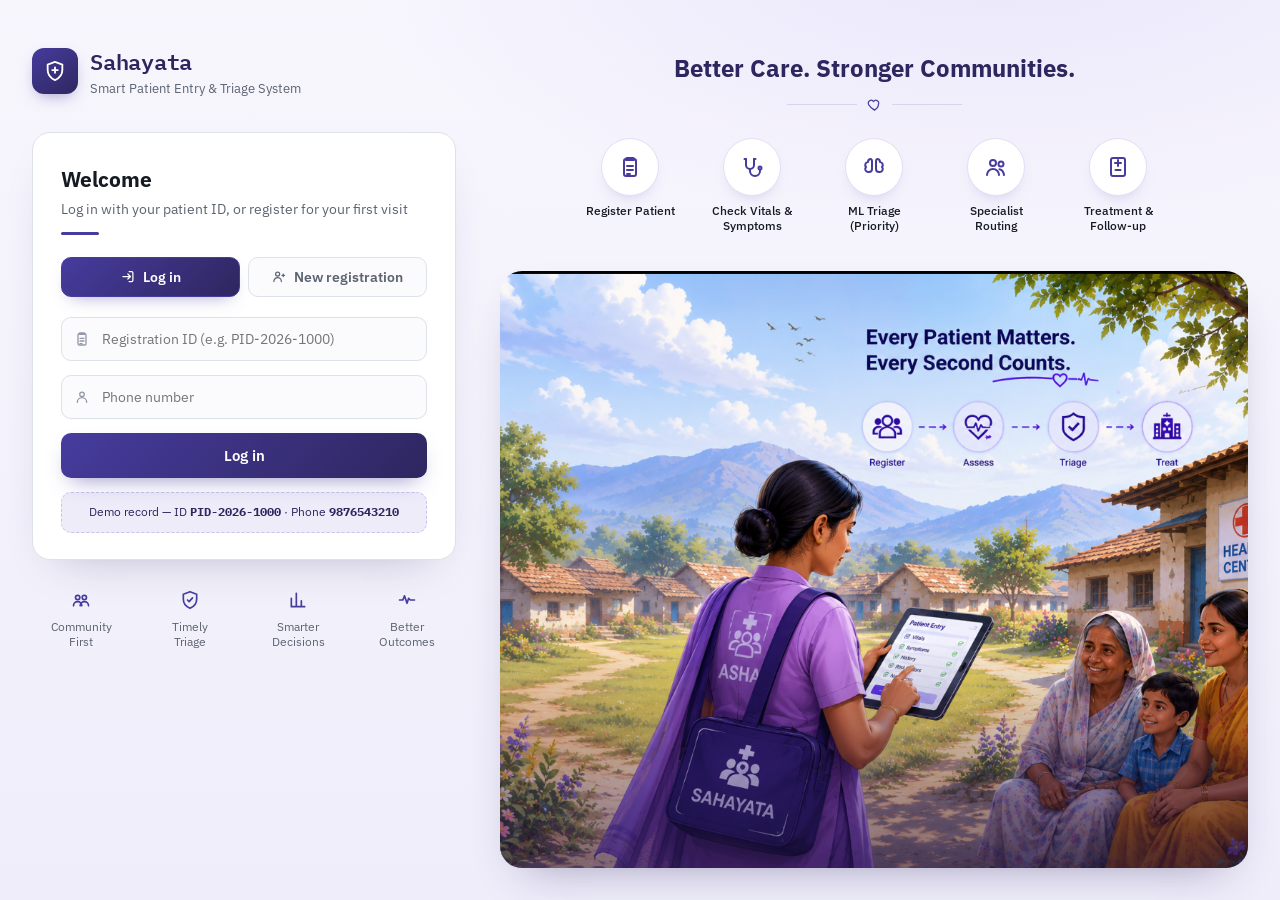
<file: frontend/sahayata-html/sahayata-queue.html>
<!doctype html>
<html lang="en">
<head>
<meta charset="utf-8">
<meta name="viewport" content="width=device-width, initial-scale=1">
<title>Sahayata &mdash; priority queue</title>
<link rel="preconnect" href="https://fonts.googleapis.com">
<link href="https://fonts.googleapis.com/css2?family=IBM+Plex+Mono:wght@500;600&family=IBM+Plex+Sans:wght@400;500;600;700&display=swap" rel="stylesheet">
<style>
:root{
  --ink:#161A22; --muted:#5C6472; --faint:#9399A6; --line:#DDE1E8;
  --bg:#F3F4F2; --surface:#FFFFFF; --surface-2:#F0EEFA;
  --triage:#463C9E; --triage-dark:#2E265F; --triage-bg:#EEECF9;
  --green:#2E6B3F; --green-bg:#E5F1E7;
  --yellow:#93690B; --yellow-bg:#FBF1DC;
  --red:#A5352F; --red-bg:#FAE7E5;
  --font-mono:'IBM Plex Mono',monospace; --font-sans:'IBM Plex Sans',sans-serif;
}
*{box-sizing:border-box;}
body{margin:0;background:var(--bg);color:var(--ink);font-family:var(--font-sans);font-size:15px;line-height:1.55;}
.screen{display:none;}
.screen.active{display:block;}

/* ============ SPLASH / LOGIN SCREEN ============ */
#s-splash{
  min-height:100vh;
  background:
    radial-gradient(1100px 500px at 78% -8%, #E9E5FB 0%, transparent 60%),
    linear-gradient(180deg,#F7F6FD 0%,#F3F1FB 55%,#EFEDFA 100%);
  display:flex;flex-direction:column;
}
.splash-wrap{flex:1;display:grid;grid-template-columns:minmax(340px,460px) 1fr;gap:0;max-width:1320px;width:100%;margin:0 auto;padding:44px 32px 32px;}
@media (max-width:920px){.splash-wrap{grid-template-columns:1fr;}}

.splash-left{position:relative;padding-right:36px;}
.splash-logo{display:flex;align-items:center;gap:12px;margin-bottom:34px;}
.splash-logo .glyph{width:46px;height:46px;border-radius:12px;background:linear-gradient(145deg,var(--triage),var(--triage-dark));display:flex;align-items:center;justify-content:center;color:#fff;box-shadow:0 6px 16px -6px rgba(70,60,158,.55);}
.glyph .icon{width:22px;height:22px;}
.splash-logo .word{font-family:var(--font-mono);font-weight:600;font-size:22px;letter-spacing:-.01em;color:var(--triage-dark);}
.splash-logo .tag{font-size:12.5px;color:var(--muted);margin-top:1px;}

.login-card{background:#fff;border:1px solid var(--line);border-radius:18px;padding:30px 28px 26px;box-shadow:0 20px 44px -28px rgba(46,38,95,.35);}
.login-card h2{font-size:21px;margin:0 0 3px;}
.login-card .lead{color:var(--muted);font-size:13.5px;margin:0 0 6px;}
.underline-bar{width:38px;height:3px;border-radius:2px;background:var(--triage);margin:12px 0 22px;}

.field{position:relative;margin-bottom:14px;}
.field .icon.fi{position:absolute;left:13px;top:50%;transform:translateY(-50%);color:var(--faint);width:16px;height:16px;}
.field input{width:100%;padding:12px 14px 12px 40px;font:14px var(--font-sans);border:1px solid var(--line);border-radius:10px;background:#fbfbfd;color:var(--ink);}
.field input:focus{outline:2px solid var(--triage);outline-offset:1px;border-color:var(--triage);background:#fff;}
.field .toggle-eye{position:absolute;right:12px;top:50%;transform:translateY(-50%);color:var(--faint);cursor:pointer;background:none;border:none;padding:0;}
.field .toggle-eye .icon{width:16px;height:16px;}

.row-between{display:flex;align-items:center;justify-content:space-between;margin:2px 0 18px;font-size:12.5px;}
.remember{display:flex;align-items:center;gap:7px;color:var(--muted);}
.remember input{width:auto;}
.forgot{color:var(--triage);text-decoration:none;font-weight:500;}

.btn-login{width:100%;padding:13px;border:none;border-radius:10px;background:linear-gradient(135deg,var(--triage),var(--triage-dark));color:#fff;font-size:14.5px;font-weight:600;font-family:inherit;cursor:pointer;box-shadow:0 10px 22px -10px rgba(70,60,158,.6);}
.btn-login:hover{filter:brightness(1.05);}
.btn-login:disabled{opacity:.75;cursor:default;}

.demo-hint{margin-top:14px;background:var(--triage-bg);border:1px dashed #C9C2EE;border-radius:10px;padding:10px 12px;font-size:12px;color:var(--triage-dark);text-align:center;}
.demo-hint b{font-family:var(--font-mono);}

.reg-line{text-align:center;font-size:13px;color:var(--muted);margin-top:18px;}
.reg-line a{color:var(--triage);font-weight:600;text-decoration:none;cursor:pointer;}

.entry-tabs{display:grid;grid-template-columns:1fr 1fr;gap:8px;margin-bottom:20px;}
.entry-tab{display:flex;align-items:center;justify-content:center;gap:7px;padding:10px 8px;border-radius:10px;border:1px solid var(--line);background:#fbfbfd;color:var(--muted);font:600 13.5px var(--font-sans);cursor:pointer;}
.entry-tab .icon{width:15px;height:15px;}
.entry-tab:hover{border-color:var(--triage);color:var(--triage-dark);}
.entry-tab.active{background:linear-gradient(135deg,var(--triage),var(--triage-dark));border-color:var(--triage);color:#fff;box-shadow:0 8px 18px -10px rgba(70,60,158,.55);}

.entry-panel{display:none;}
.entry-panel.active{display:block;}
.reg-grid2{display:grid;grid-template-columns:1fr 1fr;gap:10px;}
.reg-grid2 select,.reg-grid2 input{width:100%;padding:12px 14px;font:14px var(--font-sans);border:1px solid var(--line);border-radius:10px;background:#fbfbfd;color:var(--ink);}
.reg-grid2 select:focus,.reg-grid2 input:focus{outline:2px solid var(--triage);outline-offset:1px;border-color:var(--triage);background:#fff;}
.login-card select{width:100%;padding:12px 14px;font:14px var(--font-sans);border:1px solid var(--line);border-radius:10px;background:#fbfbfd;color:var(--ink);margin-bottom:14px;}
.login-card select:focus{outline:2px solid var(--triage);outline-offset:1px;border-color:var(--triage);background:#fff;}

.stats-strip{display:grid;grid-template-columns:repeat(4,1fr);gap:10px;margin-top:30px;}
.stat{text-align:center;}
.stat .icon{width:20px;height:20px;color:var(--triage);}
.stat .lab{font-size:11.5px;color:var(--muted);margin-top:6px;line-height:1.3;}

/* right side */
.splash-right{display:flex;flex-direction:column;padding-left:8px;}
.splash-right .headline{text-align:center;font-size:24px;font-weight:700;color:var(--triage-dark);margin:6px 0 10px;}
.hr-divider{display:flex;align-items:center;justify-content:center;gap:10px;color:var(--triage);margin-bottom:26px;}
.hr-divider .ln{width:70px;height:1px;background:#D9D3F2;}

.workflow-row{display:flex;justify-content:center;gap:26px;margin-bottom:38px;flex-wrap:wrap;}
.wf-step{text-align:center;width:96px;position:relative;}
.wf-step .circle{width:58px;height:58px;border-radius:50%;background:#fff;border:1px solid #E3DEF6;display:flex;align-items:center;justify-content:center;margin:0 auto;box-shadow:0 8px 18px -12px rgba(70,60,158,.4);}
.wf-step .circle .icon{width:24px;height:24px;color:var(--triage);}
.wf-step .lab{font-size:11.5px;margin-top:8px;color:var(--ink);font-weight:500;line-height:1.25;}

.hero-panel{position:relative;flex:1;border-radius:22px;overflow:hidden;
  background:url('sahayata-hero.png') center 40%/cover no-repeat;
  min-height:380px;box-shadow:0 20px 44px -24px rgba(46,38,95,.45);}
.hero-panel::after{content:"";position:absolute;inset:0;
  background:linear-gradient(0deg,rgba(30,22,70,.55) 0%,rgba(30,22,70,0) 38%);}


/* ============ MAIN DEMO (existing screens) ============ */
.shell{display:none;min-height:100vh;background:var(--bg);}
.shell.show{display:block;}
.shell-inner{max-width:560px;margin:0 auto;padding:28px 20px 60px;}
.masthead{display:flex;align-items:center;gap:10px;margin-bottom:24px;}
.mark{width:30px;height:30px;border-radius:8px;background:var(--triage);flex:none;display:flex;align-items:center;justify-content:center;color:#fff;font-family:var(--font-mono);font-size:13px;font-weight:600;}
h1{font-family:var(--font-mono);font-weight:600;font-size:17px;margin:0;}
.step-badge{margin-left:auto;font-family:var(--font-mono);font-size:11px;color:var(--triage);background:var(--triage-bg);padding:3px 9px;border-radius:5px;}

.card{background:var(--surface);border:1px solid var(--line);border-radius:14px;padding:24px;}

h2{font-size:18px;margin:0 0 4px;}
.subtext{color:var(--muted);font-size:13.5px;margin:0 0 22px;}

.choice-row{display:grid;grid-template-columns:1fr 1fr;gap:12px;margin-top:6px;}
.choice{border:1px solid var(--line);border-radius:12px;padding:18px 14px;text-align:center;background:var(--surface);cursor:pointer;}
.choice:hover{border-color:var(--triage);background:var(--triage-bg);}
.choice .icon{width:24px;height:24px;color:var(--triage);}
.choice .t{font-weight:600;margin-top:8px;font-size:14px;}
.choice .d{color:var(--muted);font-size:12px;margin-top:2px;}

label{display:grid;gap:5px;font-size:12.5px;color:var(--muted);font-weight:500;margin-bottom:14px;}
input,select,textarea{padding:10px 11px;font:14px var(--font-sans);border:1px solid var(--line);border-radius:8px;background:var(--surface);color:var(--ink);width:100%;}
textarea{min-height:60px;resize:vertical;font-family:var(--font-sans);}
input:focus,select:focus,textarea:focus{outline:2px solid var(--triage);outline-offset:1px;border-color:var(--triage);}
.grid2{display:grid;grid-template-columns:1fr 1fr;gap:12px;}
.grid3{display:grid;grid-template-columns:repeat(3,1fr);gap:12px;}
fieldset{border:none;padding:0;margin:0 0 18px;}
legend{font-family:var(--font-mono);font-size:11px;text-transform:uppercase;letter-spacing:.05em;color:var(--faint);padding:0 0 10px;width:100%;border-bottom:1px solid var(--line);margin-bottom:14px;}

.err{color:var(--red);font-size:12px;margin:-8px 0 12px;display:none;}
.err.show{display:block;}

.btn{border-radius:10px;padding:12px 18px;font-size:14px;font-weight:600;border:1px solid var(--line);background:#fff;color:var(--ink);cursor:pointer;font-family:var(--font-sans);}
.btn.primary{background:var(--ink);color:#fff;border-color:var(--ink);}
.btn.primary:hover{background:var(--triage-dark);}
.btn.block{width:100%;}
.btn.ghost{border-color:transparent;color:var(--muted);}
.link{background:none;border:none;color:var(--triage);font-size:13px;cursor:pointer;text-decoration:underline;padding:0;font-family:inherit;}

.spinner{display:inline-block;width:14px;height:14px;border:2px solid #ffffff55;border-top-color:#fff;border-radius:50%;animation:spin .7s linear infinite;vertical-align:-2px;margin-right:6px;}
@keyframes spin{to{transform:rotate(360deg);}}

.id-display{background:var(--triage-bg);border:1px dashed var(--triage);border-radius:10px;padding:18px;text-align:center;margin:18px 0;}
.id-display .lab{font-size:11px;color:var(--triage);text-transform:uppercase;letter-spacing:.06em;font-weight:600;}
.id-display .val{font-family:var(--font-mono);font-size:22px;font-weight:600;color:var(--triage-dark);margin-top:4px;letter-spacing:.03em;}

.symptom-grid{display:grid;grid-template-columns:1fr 1fr;gap:8px;margin-bottom:14px;}
.symptom{display:flex;align-items:center;gap:8px;border:1px solid var(--line);border-radius:8px;padding:9px 10px;font-size:13px;cursor:pointer;}
.symptom input{width:auto;}
.symptom.checked{border-color:var(--triage);background:var(--triage-bg);}

.chip-row{display:flex;flex-wrap:wrap;gap:8px;margin-bottom:16px;}
.chip{border:1px solid var(--line);border-radius:999px;padding:8px 14px;font-size:13px;cursor:pointer;background:#fff;color:var(--muted);user-select:none;display:inline-flex;align-items:center;gap:6px;}
.chip .icon{width:15px;height:15px;}
.chip:hover{border-color:var(--triage);}
.chip.active{border-color:var(--triage);background:var(--triage);color:#fff;}
.chip.active.on-red{border-color:var(--red);background:var(--red);}
.chip.active.on-yellow{border-color:var(--yellow);background:var(--yellow);}
.chip-tile{border:1px solid var(--line);border-radius:10px;padding:12px;font-size:13px;cursor:pointer;background:#fff;display:flex;align-items:center;gap:8px;}
.chip-tile .icon{width:17px;height:17px;color:var(--faint);}
.chip-tile.active{border-color:var(--triage);background:var(--triage-bg);color:var(--triage-dark);font-weight:600;}
.chip-tile.active .icon{color:var(--triage);}
.tile-grid{display:grid;grid-template-columns:1fr 1fr;gap:8px;margin-bottom:8px;}
.pain-row{display:flex;gap:6px;margin-bottom:16px;}
.pain-chip{flex:1;text-align:center;border:1px solid var(--line);border-radius:8px;padding:8px 0;font-family:var(--font-mono);font-size:13px;cursor:pointer;background:#fff;color:var(--muted);}
.pain-chip.active{border-color:var(--triage);background:var(--triage);color:#fff;}
.group-hint{font-size:11.5px;color:var(--faint);margin:-8px 0 10px;}

.badge{display:inline-flex;align-items:center;gap:5px;padding:5px 12px;border-radius:999px;font-size:13px;font-weight:600;}
.badge.green{background:var(--green-bg);color:var(--green);}
.badge.yellow{background:var(--yellow-bg);color:var(--yellow);}
.badge.red{background:var(--red-bg);color:var(--red);}
.badge.triage{background:var(--triage-bg);color:var(--triage);}

.dev-panel{margin-top:18px;background:#F7F7F5;border:1px dashed var(--line);border-radius:10px;padding:12px 14px;font-family:var(--font-mono);font-size:11.5px;color:var(--muted);white-space:pre-wrap;}
.dev-panel b{color:var(--ink);}
.icon{width:1em;height:1em;display:inline-block;vertical-align:-0.14em;fill:none;stroke:currentColor;stroke-width:2;stroke-linecap:round;stroke-linejoin:round;flex:none;}

/* ============ SHARED EXTRA COMPONENTS (added for full flow) ============ */
.back-link{display:inline-flex;align-items:center;gap:6px;color:var(--muted);font-size:12.5px;text-decoration:none;margin-bottom:14px;cursor:pointer;background:none;border:none;padding:0;font-family:inherit;}
.back-link:hover{color:var(--triage-dark);}
.back-link .icon{width:14px;height:14px;}

.flow-strip{display:flex;align-items:flex-start;gap:0;margin:0 0 22px;overflow-x:auto;padding-bottom:2px;}
.flow-node{display:flex;flex-direction:column;align-items:center;flex:none;width:74px;position:relative;}
.flow-node .dot{width:26px;height:26px;border-radius:50%;background:#fff;border:2px solid var(--line);display:flex;align-items:center;justify-content:center;color:var(--faint);font-family:var(--font-mono);font-size:10.5px;font-weight:600;}
.flow-node .lab{font-size:9.5px;color:var(--faint);text-align:center;margin-top:6px;line-height:1.2;}
.flow-node.done .dot{background:var(--triage);border-color:var(--triage);color:#fff;}
.flow-node.done .lab{color:var(--muted);}
.flow-node.now .dot{background:#fff;border-color:var(--triage);color:var(--triage);box-shadow:0 0 0 4px var(--triage-bg);}
.flow-node.now .lab{color:var(--triage-dark);font-weight:600;}
.flow-line{flex:1;height:2px;background:var(--line);margin-top:12px;min-width:14px;}
.flow-line.done{background:var(--triage);}

.risk-result{display:flex;flex-direction:column;align-items:center;text-align:center;padding:22px 10px 8px;}
.risk-circle{width:104px;height:104px;border-radius:50%;display:flex;flex-direction:column;align-items:center;justify-content:center;border:6px solid;margin-bottom:14px;}
.risk-circle .n{font-family:var(--font-mono);font-size:26px;font-weight:600;line-height:1;}
.risk-circle .u{font-size:10px;color:var(--muted);margin-top:2px;}
.risk-circle.green{border-color:var(--green);background:var(--green-bg);}
.risk-circle.green .n{color:var(--green);}
.risk-circle.yellow{border-color:var(--yellow);background:var(--yellow-bg);}
.risk-circle.yellow .n{color:var(--yellow);}
.risk-circle.red{border-color:var(--red);background:var(--red-bg);}
.risk-circle.red .n{color:var(--red);}
.risk-label{font-size:19px;font-weight:700;margin-bottom:4px;}
.risk-sub{color:var(--muted);font-size:13px;margin-bottom:18px;}

.reason-list{list-style:none;padding:0;margin:0 0 6px;text-align:left;}
.reason-list li{display:flex;gap:8px;align-items:flex-start;padding:9px 0;border-bottom:1px solid var(--line);font-size:13.5px;}
.reason-list li:last-child{border-bottom:none;}
.reason-list .icon{width:15px;height:15px;color:var(--triage);flex:none;margin-top:2px;}

.summary-card{background:#FAFAF9;border:1px solid var(--line);border-radius:10px;padding:14px 16px;margin-bottom:18px;font-size:13px;}
.summary-card .row{display:flex;justify-content:space-between;gap:10px;padding:5px 0;}
.summary-card .row span:first-child{color:var(--muted);}
.summary-card .row span:last-child{font-weight:600;text-align:right;}
.summary-card hr{border:none;border-top:1px solid var(--line);margin:8px 0;}

.spin-loader{display:flex;flex-direction:column;align-items:center;text-align:center;padding:40px 10px;}
.spin-loader .ring{width:52px;height:52px;border-radius:50%;border:4px solid var(--triage-bg);border-top-color:var(--triage);animation:spin 0.9s linear infinite;margin-bottom:18px;}
.spin-loader .msg{color:var(--muted);font-size:13.5px;}
.spin-loader .msg b{color:var(--ink);}

.choice-row.two{grid-template-columns:1fr 1fr;}
.choice.on-green:hover{border-color:var(--green);background:var(--green-bg);}
.choice.on-purple:hover{border-color:var(--triage);background:var(--triage-bg);}

.facility-card{border:1px solid var(--line);border-radius:12px;padding:14px 16px;margin-bottom:10px;cursor:pointer;position:relative;}
.facility-card:hover{border-color:var(--triage);}
.facility-card.active{border-color:var(--triage);background:var(--triage-bg);box-shadow:0 0 0 1px var(--triage);}
.facility-card .fname{font-weight:600;font-size:14.5px;display:flex;align-items:center;gap:8px;}
.facility-card .fname .icon{width:16px;height:16px;color:var(--triage);}
.facility-card .frow{display:flex;flex-wrap:wrap;gap:12px;margin-top:8px;font-size:12px;color:var(--muted);}
.facility-card .frow span{display:inline-flex;align-items:center;gap:4px;}
.facility-card .frow .icon{width:13px;height:13px;}
.facility-card .rank{position:absolute;top:12px;right:14px;font-family:var(--font-mono);font-size:11px;color:var(--triage);background:var(--triage-bg);padding:2px 8px;border-radius:6px;}
.facility-card.active .rank{background:var(--triage);color:#fff;}

.queue-list{border:1px solid var(--line);border-radius:12px;overflow:hidden;margin-bottom:16px;}
.queue-row{display:flex;align-items:center;gap:12px;padding:11px 14px;border-bottom:1px solid var(--line);font-size:13px;}
.queue-row:last-child{border-bottom:none;}
.queue-row.me{background:var(--triage-bg);}
.queue-rank{font-family:var(--font-mono);font-size:12px;color:var(--muted);width:20px;flex:none;}
.queue-row.me .queue-rank{color:var(--triage-dark);font-weight:700;}
.queue-name{flex:1;font-weight:500;}
.queue-row.me .queue-name{color:var(--triage-dark);}
.queue-meta{color:var(--faint);font-size:11.5px;}

.priority-pill{display:inline-flex;align-items:center;gap:6px;padding:4px 11px;border-radius:999px;font-size:11.5px;font-weight:700;font-family:var(--font-mono);}
.priority-pill.p1{background:var(--red-bg);color:var(--red);}
.priority-pill.p2{background:var(--yellow-bg);color:var(--yellow);}
.priority-pill.p3{background:var(--triage-bg);color:var(--triage);}

.timeline{list-style:none;margin:0;padding:0;}
.tl-item{display:flex;gap:14px;position:relative;padding-bottom:22px;}
.tl-item:last-child{padding-bottom:0;}
.tl-item .tl-rail{display:flex;flex-direction:column;align-items:center;flex:none;}
.tl-item .tl-dot{width:26px;height:26px;border-radius:50%;background:var(--triage-bg);border:2px solid var(--triage);color:var(--triage);display:flex;align-items:center;justify-content:center;flex:none;}
.tl-item .tl-dot .icon{width:14px;height:14px;}
.tl-item.pending .tl-dot{background:#fff;border-color:var(--line);color:var(--faint);}
.tl-item .tl-bar{flex:1;width:2px;background:var(--line);margin-top:4px;min-height:14px;}
.tl-item.done .tl-dot{background:var(--green);border-color:var(--green);color:#fff;}
.tl-item .tl-body{padding-top:2px;}
.tl-item .tl-t{font-weight:600;font-size:14px;}
.tl-item .tl-d{color:var(--muted);font-size:12.5px;margin-top:2px;}
.tl-item .tl-time{color:var(--faint);font-size:11px;font-family:var(--font-mono);margin-top:3px;}

.tab-row{display:flex;gap:6px;margin-bottom:18px;border-bottom:1px solid var(--line);}
.tab-btn{background:none;border:none;padding:10px 4px;margin-right:16px;font:600 13.5px var(--font-sans);color:var(--muted);cursor:pointer;border-bottom:2px solid transparent;}
.tab-btn.active{color:var(--triage-dark);border-color:var(--triage);}
.tab-panel{display:none;}
.tab-panel.active{display:block;}

.notice{border-radius:10px;padding:12px 14px;font-size:13px;margin-bottom:16px;display:flex;gap:10px;align-items:flex-start;}
.notice .icon{width:16px;height:16px;flex:none;margin-top:1px;}
.notice.info{background:var(--triage-bg);color:var(--triage-dark);}
.notice.warn{background:var(--yellow-bg);color:var(--yellow);}
.notice.ok{background:var(--green-bg);color:var(--green);}
</style>
</head>
<body>
<svg style="display:none" aria-hidden="true">
  <defs>
    <symbol id="i-activity" viewBox="0 0 24 24"><path d="M3 12h4l2-5 3 9 2-6 2 2h5"/></symbol>
    <symbol id="i-ambulance" viewBox="0 0 24 24"><path d="M3 16V9a2 2 0 0 1 2-2h9l4 4h1a2 2 0 0 1 2 2v3"/><path d="M3 16h1a2 2 0 1 0 4 0h7a2 2 0 1 0 4 0h2v-3"/><path d="M12 8v5M9.5 10.5h5"/></symbol>
    <symbol id="i-arrow-right" viewBox="0 0 24 24"><path d="M4 12h16M14 6l6 6-6 6"/></symbol>
    <symbol id="i-brain" viewBox="0 0 24 24"><path d="M9 4a3 3 0 0 0-3 3 3 3 0 0 0-2 5 3 3 0 0 0 2 5h1a3 3 0 0 0 3-3V6a2 2 0 0 0-1-2Z"/><path d="M15 4a3 3 0 0 1 3 3 3 3 0 0 1 2 5 3 3 0 0 1-2 5h-1a3 3 0 0 1-3-3V6a2 2 0 0 1 1-2Z"/></symbol>
    <symbol id="i-chart-bar" viewBox="0 0 24 24"><path d="M4 20V10M10 20V4M16 20v-7M4 20h16"/></symbol>
    <symbol id="i-clipboard-list" viewBox="0 0 24 24"><rect x="6" y="4" width="12" height="17" rx="2"/><path d="M9 3h6a1 1 0 0 1 1 1v1H8V4a1 1 0 0 1 1-1Z"/><path d="M9 11h6M9 15h6M9 19h3"/></symbol>
    <symbol id="i-dots" viewBox="0 0 24 24"><circle cx="6" cy="12" r="1.4" fill="currentColor" stroke="none"/><circle cx="12" cy="12" r="1.4" fill="currentColor" stroke="none"/><circle cx="18" cy="12" r="1.4" fill="currentColor" stroke="none"/></symbol>
    <symbol id="i-droplet" viewBox="0 0 24 24"><path d="M12 3s7 7.5 7 12a7 7 0 0 1-14 0c0-4.5 7-12 7-12Z"/></symbol>
    <symbol id="i-droplet-half-2" viewBox="0 0 24 24"><path d="M12 3s7 7.5 7 12a7 7 0 0 1-14 0c0-4.5 7-12 7-12Z"/><path d="M5.2 14h13.6"/></symbol>
    <symbol id="i-eye" viewBox="0 0 24 24"><path d="M2 12s3.6-7 10-7 10 7 10 7-3.6 7-10 7-10-7-10-7Z"/><circle cx="12" cy="12" r="3"/></symbol>
    <symbol id="i-eye-off" viewBox="0 0 24 24"><path d="M3 3l18 18"/><path d="M10.6 5.2A10.8 10.8 0 0 1 12 5c6.4 0 10 7 10 7a15.6 15.6 0 0 1-3.1 4.1M6.6 6.6C4 8.3 2 12 2 12s3.6 7 10 7c1.4 0 2.6-.3 3.7-.8"/><path d="M9.5 9.7A3 3 0 0 0 14.3 14.5"/></symbol>
    <symbol id="i-first-aid-kit" viewBox="0 0 24 24"><rect x="3" y="7" width="18" height="13" rx="2"/><path d="M8 7V5a2 2 0 0 1 2-2h4a2 2 0 0 1 2 2v2"/><path d="M12 11v6M9 14h6"/></symbol>
    <symbol id="i-hand-stop" viewBox="0 0 24 24"><rect x="4" y="4" width="16" height="16" rx="4"/><circle cx="9" cy="9" r="1.3" fill="currentColor" stroke="none"/><circle cx="15" cy="8.3" r="1" fill="currentColor" stroke="none"/><circle cx="12" cy="13" r="1.2" fill="currentColor" stroke="none"/><circle cx="8" cy="15.3" r="0.9" fill="currentColor" stroke="none"/><circle cx="16" cy="15" r="1.1" fill="currentColor" stroke="none"/></symbol>
    <symbol id="i-head-question" viewBox="0 0 24 24"><circle cx="12" cy="9" r="5"/><path d="M9.2 19.5 12 15l2.8 4.5"/><path d="M10.3 7.6a1.7 1.7 0 1 1 2.6 1.4c-.6.4-.9.8-.9 1.5"/><circle cx="12" cy="12.3" r=".2" fill="currentColor" stroke="none"/></symbol>
    <symbol id="i-heart" viewBox="0 0 24 24"><path d="M12 21s-7-4.6-9.3-8.7C1 9.3 2.4 6 5.7 5.3c1.9-.4 3.7.5 4.7 2 1-1.5 2.8-2.4 4.7-2 3.3.7 4.7 4 3 7C19 16.4 12 21 12 21Z"/></symbol>
    <symbol id="i-heart-bolt" viewBox="0 0 24 24"><path d="M12 20s-6.2-4.1-8.3-7.7C2.4 10 3.6 7.2 6.4 6.6c1.7-.4 3.3.4 4.2 1.8.9-1.4 2.5-2.2 4.2-1.8 2.8.6 4 3.4 2.7 5.7C15.5 15.5 12 20 12 20Z"/><path d="M11.3 9.5 9.5 13h2l-1 3.2 3-4.2h-2l1-2.5Z" fill="currentColor" stroke="none"/></symbol>
    <symbol id="i-heart-rate-monitor" viewBox="0 0 24 24"><path d="M3 12h4l2-5 3 9 2-6 2 2h5"/></symbol>
    <symbol id="i-lock" viewBox="0 0 24 24"><rect x="5" y="11" width="14" height="9" rx="2"/><path d="M8 11V8a4 4 0 0 1 8 0v3"/><circle cx="12" cy="15.5" r="1.2" fill="currentColor" stroke="none"/></symbol>
    <symbol id="i-login" viewBox="0 0 24 24"><path d="M13 4h4a2 2 0 0 1 2 2v12a2 2 0 0 1-2 2h-4"/><path d="M11 8l4 4-4 4"/><path d="M15 12H3"/></symbol>
    <symbol id="i-lungs" viewBox="0 0 24 24"><path d="M12 3v9"/><path d="M12 12c-1 3-2 4-4 4-2 0-3-1.5-3-4 0-3 1-6 3-7 1.3-.7 2.5 0 3 1"/><path d="M12 12c1 3 2 4 4 4 2 0 3-1.5 3-4 0-3-1-6-3-7-1.3-.7-2.5 0-3 1"/></symbol>
    <symbol id="i-refresh" viewBox="0 0 24 24"><path d="M4 12a8 8 0 0 1 14-5.3L20 8"/><path d="M20 4v4h-4"/><path d="M20 12a8 8 0 0 1-14 5.3L4 16"/><path d="M4 20v-4h4"/></symbol>
    <symbol id="i-report-medical" viewBox="0 0 24 24"><rect x="5" y="3" width="14" height="18" rx="2"/><path d="M9 8h6M12 5v6M9.5 15h5"/></symbol>
    <symbol id="i-shield-check" viewBox="0 0 24 24"><path d="M12 2 L20 5 V11 C20 16 16.5 20 12 22 C7.5 20 4 16 4 11 V5 Z"/><path d="M9 12l2 2 4-4.5"/></symbol>
    <symbol id="i-shield-plus" viewBox="0 0 24 24"><path d="M12 2 L20 5 V11 C20 16 16.5 20 12 22 C7.5 20 4 16 4 11 V5 Z"/><path d="M12 8v6M9 11h6"/></symbol>
    <symbol id="i-shield-star" viewBox="0 0 24 24"><path d="M12 2 L20 5 V11 C20 16 16.5 20 12 22 C7.5 20 4 16 4 11 V5 Z"/><path d="M12 8.3l1 2 2.2.3-1.6 1.5.4 2.2-2-1.1-2 1.1.4-2.2-1.6-1.5 2.2-.3Z"/></symbol>
    <symbol id="i-stethoscope" viewBox="0 0 24 24"><path d="M6 4v6a4 4 0 0 0 8 0V4"/><path d="M6 4H4.5M14 4h1.5"/><path d="M10 14v2a5 5 0 0 0 10 0v-1"/><circle cx="20" cy="13" r="1.5"/></symbol>
    <symbol id="i-stomach" viewBox="0 0 24 24"><path d="M8 3v4c0 2-2 2.5-2 5 0 4 3 8 7 8 3.5 0 6-2.8 6-6.3 0-2-1-3-2.5-3.7"/><path d="M16 3v3.2"/></symbol>
    <symbol id="i-thermometer" viewBox="0 0 24 24"><path d="M12 3a2 2 0 0 0-2 2v9.5a4 4 0 1 0 4 0V5a2 2 0 0 0-2-2Z"/><path d="M12 15V8"/></symbol>
    <symbol id="i-user" viewBox="0 0 24 24"><circle cx="12" cy="8" r="3.4"/><path d="M5 20c0-3.9 3.1-7 7-7s7 3.1 7 7"/></symbol>
    <symbol id="i-user-heart" viewBox="0 0 24 24"><circle cx="10" cy="8" r="3.2"/><path d="M4 20c0-3.5 2.7-6.3 6-6.3 1 0 2 .3 2.8.7"/><path d="M17.5 13.8c-2 1.3-2.5 2-2.5 3 0 1.3 1.2 2.2 2.5 3.2 1.3-1 2.5-1.9 2.5-3.2 0-1-.5-1.7-2.5-3Z"/></symbol>
    <symbol id="i-user-plus" viewBox="0 0 24 24"><circle cx="9" cy="8" r="3.2"/><path d="M3 20c0-3.5 2.7-6.3 6-6.3s6 2.8 6 6.3"/><path d="M18 8v4M16 10h4"/></symbol>
    <symbol id="i-users" viewBox="0 0 24 24"><circle cx="9" cy="8" r="3"/><path d="M3 20c0-3.3 2.7-6 6-6s6 2.7 6 6"/><circle cx="17" cy="9" r="2.5"/><path d="M15.5 14.2c2.3.4 4 2.4 4.5 5.8"/></symbol>
    <symbol id="i-users-group" viewBox="0 0 24 24"><circle cx="8" cy="9" r="2.6"/><circle cx="16" cy="9" r="2.6"/><path d="M3 19c0-2.8 2.2-5 5-5s5 2.2 5 5M11 19c0-2.8 2.2-5 5-5s5 2.2 5 5"/></symbol>
    <symbol id="i-walk" viewBox="0 0 24 24"><circle cx="13" cy="4" r="1.6" fill="currentColor" stroke="none"/><path d="M11 8l-3 2 1 4-3 3"/><path d="M11 8l3 1 1 4 3 2"/><path d="M9 14l3 1"/></symbol>
    <symbol id="i-wind" viewBox="0 0 24 24"><path d="M3 8h9a2.5 2.5 0 1 0-2.2-3.7"/><path d="M3 12h13a2.5 2.5 0 1 1-2.2 3.7"/><path d="M3 16h7"/></symbol>
    <symbol id="i-building-hospital" viewBox="0 0 24 24"><path d="M5 21V5a1 1 0 0 1 1-1h5v17"/><path d="M14 21V10a1 1 0 0 1 1-1h4a1 1 0 0 1 1 1v11"/><path d="M9 7h1M9 11h1M9 15h1M3 21h18"/><path d="M17 13h1M17 16h1"/></symbol>
    <symbol id="i-map-pin" viewBox="0 0 24 24"><path d="M12 21s-7-6.5-7-11.5A7 7 0 0 1 19 9.5C19 14.5 12 21 12 21Z"/><circle cx="12" cy="9.5" r="2.3"/></symbol>
    <symbol id="i-calendar" viewBox="0 0 24 24"><rect x="4" y="5" width="16" height="16" rx="2"/><path d="M4 10h16M8 3v4M16 3v4"/></symbol>
    <symbol id="i-phone" viewBox="0 0 24 24"><path d="M5 4h3l2 5-2.5 1.5a11 11 0 0 0 5 5L14 13l5 2v3a2 2 0 0 1-2 2C10.5 20 4 13.5 4 6a2 2 0 0 1 1-2Z"/></symbol>
    <symbol id="i-check-circle" viewBox="0 0 24 24"><circle cx="12" cy="12" r="9"/><path d="M8.5 12.3l2.3 2.3 4.7-5"/></symbol>
    <symbol id="i-arrow-left" viewBox="0 0 24 24"><path d="M20 12H4M10 6l-6 6 6 6"/></symbol>
    <symbol id="i-send" viewBox="0 0 24 24"><path d="M4 11l16-7-6 16-3-6-7-3Z"/></symbol>
    <symbol id="i-bed" viewBox="0 0 24 24"><path d="M3 18v-6a2 2 0 0 1 2-2h14a2 2 0 0 1 2 2v6"/><path d="M3 18v2M21 18v2"/><path d="M3 13V7"/><rect x="5" y="9" width="6" height="3" rx="1"/></symbol>
    <symbol id="i-list-numbers" viewBox="0 0 24 24"><path d="M9 6h11M9 12h11M9 18h11"/><path d="M4 5.5h1v3M4 8.5h1.5"/><path d="M4.2 13a1 1 0 1 1 1.7.7L4 15.5h2"/></symbol>
    <symbol id="i-clock" viewBox="0 0 24 24"><circle cx="12" cy="12" r="9"/><path d="M12 7v5l3.5 2"/></symbol>
  </defs>
</svg>

<!-- ============ SPECIAL CASE: PRIORITY QUEUE + SPECIALIST ROUTING ============ -->
<div class="shell show" id="appShell">
 <div class="shell-inner">
  <div class="masthead">
    <div class="mark">S</div>
    <h1>Sahayata patient entry</h1>
    <span class="step-badge" id="stepBadge">priority queue</span>
  </div>

  <div class="flow-strip" id="flowStripSpecial"></div>

  <div class="card">

    <!-- PRIORITY ASSIGNED -->
    <div class="screen active" id="s-priority">
      <h2>Priority assigned</h2>
      <p class="subtext" id="prioritySub">Special-case workflow &mdash; routed directly to the priority queue, no ML triage.</p>
      <div class="risk-result">
        <div class="risk-circle" id="riskCircle"><div class="n" id="riorityNum">P?</div><div class="u">priority</div></div>
        <div class="risk-label" id="riskLabel">&mdash;</div>
        <div class="risk-sub" id="riskSub">&mdash;</div>
      </div>
      <div class="dev-panel" id="devPanelPriority"></div>
      <button class="btn primary block" style="margin-top:16px;" onclick="showQueue()"><svg class="icon"><use href="#i-arrow-right"></use></svg> Continue to priority queue</button>
    </div>

    <!-- QUEUE -->
    <div class="screen" id="s-queue">
      <h2>Specialized priority queue</h2>
      <p class="subtext">Patients are ordered by priority, then time of entry.</p>
      <div class="queue-list" id="queueList"></div>
      <button class="btn primary block" onclick="showRouting()"><svg class="icon"><use href="#i-arrow-right"></use></svg> Continue to specialist routing</button>
    </div>

    <!-- SPECIALIST ROUTING -->
    <div class="screen" id="s-routing">
      <h2>Direct specialist doctor routing</h2>
      <p class="subtext">Routed straight to the appropriate specialist &mdash; no separate referral step.</p>
      <div class="notice info"><svg class="icon"><use href="#i-users"></use></svg>Assigned based on problem type, bypassing the general referral engine.</div>
      <div class="summary-card">
        <div class="row"><span>Patient</span><span id="rtName">&mdash;</span></div>
        <div class="row"><span>Case type</span><span id="rtType">&mdash;</span></div>
        <div class="row"><span>Specialist</span><span id="rtSpecialist">&mdash;</span></div>
        <div class="row"><span>Privacy</span><span id="rtPrivacy">&mdash;</span></div>
      </div>
      <div class="dev-panel" id="devPanelRouting"></div>
      <button class="btn primary block" style="margin-top:16px;" onclick="window.location.href='sahayata-tracking.html'"><svg class="icon"><use href="#i-arrow-right"></use></svg> Continue to tracking</button>
    </div>

  </div>
 </div>
</div>

<script src="api.js"></script>
<script>
const FLOW_STEPS_SPECIAL = [
  {id:'entry', lab:'Register'},
  {id:'ask', lab:'ASHA Asks'},
  {id:'priority', lab:'Priority'},
  {id:'queue', lab:'Queue'},
  {id:'route', lab:'Specialist'},
  {id:'track', lab:'Tracking'}
];
function renderFlowStripSpecial(currentId){
  const el = document.getElementById('flowStripSpecial');
  if(!el) return;
  let seenCurrent = false;
  el.innerHTML = FLOW_STEPS_SPECIAL.map((s,i)=>{
    const isNow = s.id === currentId;
    if(isNow) seenCurrent = true;
    const state = isNow ? 'now' : (seenCurrent ? '' : 'done');
    const node = '<div class="flow-node '+state+'"><div class="dot">'+(state==='done'?'\u2713':(i+1))+'</div><div class="lab">'+s.lab+'</div></div>';
    const line = i < FLOW_STEPS_SPECIAL.length-1 ? '<div class="flow-line '+(state==='done'?'done':'')+'"></div>' : '';
    return node+line;
  }).join('');
}

/* api.js is loaded from a <script src> tag below */
let patient, assessment, priority;

const MOCK_QUEUE = [
  {name:'Kamla Kumari', p:1, wait:'2 min'},
  {name:'Reena Devi', p:2, wait:'14 min'},
  {name:'Anonymous case', p:3, wait:'22 min'},
  {name:'Sushila Devi', p:3, wait:'31 min'}
];

async function init(){
  renderFlowStripSpecial('priority');
  const rawP = sessionStorage.getItem('sahayata_patient');
  const rawA = sessionStorage.getItem('sahayata_assessment');
  if(!rawP || !rawA){ window.location.href = 'sahayata-login.html'; return; }
  patient = JSON.parse(rawP);
  assessment = JSON.parse(rawA);

  // 3B: life-threatening check -> Priority 1. Else 4B: Pregnant -> P2, Private -> P3.
  const localPriority = () => {
    if(assessment.severity === 'Severe'){
      return {priority:1, label:'Priority 1', reason:'Life-threatening / fatal disease reported \u2014 highest priority.'};
    } else if(patient.patient_type === 'Pregnant'){
      return {priority:2, label:'Priority 2', reason:'Pregnant woman, not life-threatening \u2014 assigned Priority 2.'};
    }
    return {priority:3, label:'Priority 3', reason:'Private / sensitive matter, not life-threatening \u2014 assigned Priority 3.'};
  };

  const result = await Api.getPriority(patient.id, localPriority);
  const p = result.priority, label = result.label, sub = result.reason;
  priority = p;
  sessionStorage.setItem('sahayata_priority', JSON.stringify(p));

  document.getElementById('riorityNum').textContent = 'P'+p;
  const cls = p===1 ? 'red' : (p===2 ? 'yellow' : 'green');
  document.getElementById('riskCircle').classList.add(cls);
  document.getElementById('riskLabel').textContent = label;
  document.getElementById('riskLabel').style.color = 'var(--'+cls+')';
  document.getElementById('riskSub').textContent = sub;
  document.getElementById('devPanelPriority').innerHTML =
    '<b>INSERT specialist_queue</b> (patient_id="'+patient.id+'", type="'+patient.patient_type+'", priority='+p+', status="waiting", assigned_doctor_id=null)';
}
init();

async function showQueue(){
  const localQueue = () => MOCK_QUEUE;
  const currentQueue = await Api.getQueue(localQueue);
  const rows = [...currentQueue, {name: patient.name+' (you)', p: priority, wait:'just now', me:true}]
    .sort((a,b)=> a.p - b.p);
  document.getElementById('queueList').innerHTML = rows.map((r,i)=>
    '<div class="queue-row '+(r.me?'me':'')+'">'+
      '<span class="queue-rank">'+(i+1)+'</span>'+
      '<span class="priority-pill p'+r.p+'">P'+r.p+'</span>'+
      '<span class="queue-name">'+r.name+'</span>'+
      '<span class="queue-meta">waiting '+r.wait+'</span>'+
    '</div>'
  ).join('');
  document.getElementById('s-priority').classList.remove('active');
  document.getElementById('s-queue').classList.add('active');
  renderFlowStripSpecial('queue');
}

async function showRouting(){
  const localRoute = () => {
    const isPregnant = patient.patient_type === 'Pregnant';
    const specialist = isPregnant ? 'Gynaecologist' : 'Relevant specialist (private matter)';
    return {
      specialist,
      privacyNote: patient.patient_type === 'Private' ? 'Case masked on shared queue screens' : 'Standard visibility'
    };
  };
  const result = await Api.routeSpecialist(patient.id, localRoute);
  document.getElementById('rtName').textContent = patient.name + ' \u00b7 ' + patient.id;
  document.getElementById('rtType').textContent = patient.patient_type;
  document.getElementById('rtSpecialist').textContent = result.specialist;
  document.getElementById('rtPrivacy').textContent = result.privacyNote;
  document.getElementById('devPanelRouting').innerHTML =
    '<b>UPDATE specialist_queue</b> SET assigned_doctor_id=<i>'+result.specialist.toLowerCase().replace(/[^a-z]/g,'_')+'</i>, status="assigned" WHERE patient_id="'+patient.id+'"';
  document.getElementById('s-queue').classList.remove('active');
  document.getElementById('s-routing').classList.add('active');
  renderFlowStripSpecial('route');
}
</script>

</body>
</html>
</file>
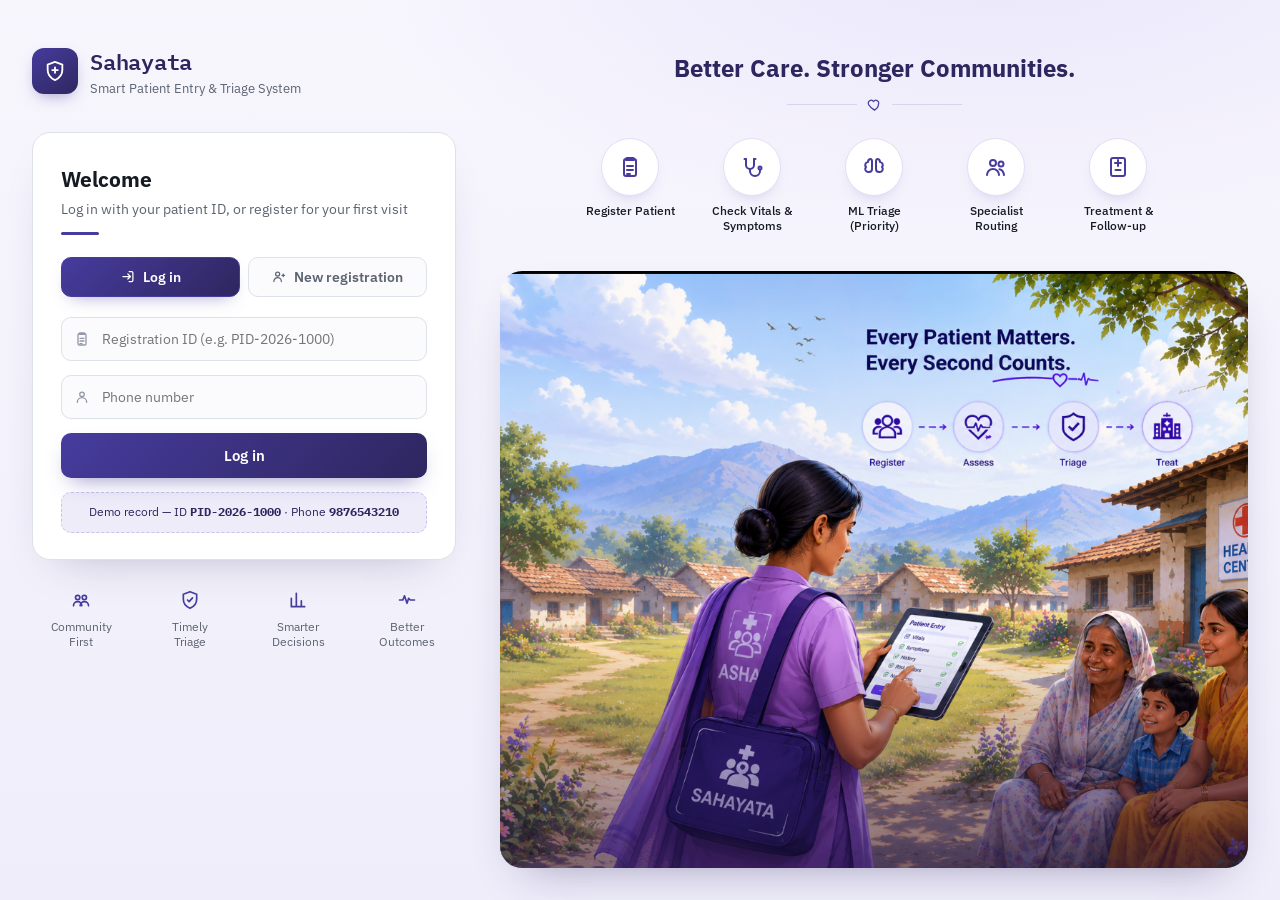
<file: frontend/sahayata-html/sahayata-referral.html>
<!doctype html>
<html lang="en">
<head>
<meta charset="utf-8">
<meta name="viewport" content="width=device-width, initial-scale=1">
<title>Sahayata &mdash; referral</title>
<link rel="preconnect" href="https://fonts.googleapis.com">
<link href="https://fonts.googleapis.com/css2?family=IBM+Plex+Mono:wght@500;600&family=IBM+Plex+Sans:wght@400;500;600;700&display=swap" rel="stylesheet">
<style>
:root{
  --ink:#161A22; --muted:#5C6472; --faint:#9399A6; --line:#DDE1E8;
  --bg:#F3F4F2; --surface:#FFFFFF; --surface-2:#F0EEFA;
  --triage:#463C9E; --triage-dark:#2E265F; --triage-bg:#EEECF9;
  --green:#2E6B3F; --green-bg:#E5F1E7;
  --yellow:#93690B; --yellow-bg:#FBF1DC;
  --red:#A5352F; --red-bg:#FAE7E5;
  --font-mono:'IBM Plex Mono',monospace; --font-sans:'IBM Plex Sans',sans-serif;
}
*{box-sizing:border-box;}
body{margin:0;background:var(--bg);color:var(--ink);font-family:var(--font-sans);font-size:15px;line-height:1.55;}
.screen{display:none;}
.screen.active{display:block;}

/* ============ SPLASH / LOGIN SCREEN ============ */
#s-splash{
  min-height:100vh;
  background:
    radial-gradient(1100px 500px at 78% -8%, #E9E5FB 0%, transparent 60%),
    linear-gradient(180deg,#F7F6FD 0%,#F3F1FB 55%,#EFEDFA 100%);
  display:flex;flex-direction:column;
}
.splash-wrap{flex:1;display:grid;grid-template-columns:minmax(340px,460px) 1fr;gap:0;max-width:1320px;width:100%;margin:0 auto;padding:44px 32px 32px;}
@media (max-width:920px){.splash-wrap{grid-template-columns:1fr;}}

.splash-left{position:relative;padding-right:36px;}
.splash-logo{display:flex;align-items:center;gap:12px;margin-bottom:34px;}
.splash-logo .glyph{width:46px;height:46px;border-radius:12px;background:linear-gradient(145deg,var(--triage),var(--triage-dark));display:flex;align-items:center;justify-content:center;color:#fff;box-shadow:0 6px 16px -6px rgba(70,60,158,.55);}
.glyph .icon{width:22px;height:22px;}
.splash-logo .word{font-family:var(--font-mono);font-weight:600;font-size:22px;letter-spacing:-.01em;color:var(--triage-dark);}
.splash-logo .tag{font-size:12.5px;color:var(--muted);margin-top:1px;}

.login-card{background:#fff;border:1px solid var(--line);border-radius:18px;padding:30px 28px 26px;box-shadow:0 20px 44px -28px rgba(46,38,95,.35);}
.login-card h2{font-size:21px;margin:0 0 3px;}
.login-card .lead{color:var(--muted);font-size:13.5px;margin:0 0 6px;}
.underline-bar{width:38px;height:3px;border-radius:2px;background:var(--triage);margin:12px 0 22px;}

.field{position:relative;margin-bottom:14px;}
.field .icon.fi{position:absolute;left:13px;top:50%;transform:translateY(-50%);color:var(--faint);width:16px;height:16px;}
.field input{width:100%;padding:12px 14px 12px 40px;font:14px var(--font-sans);border:1px solid var(--line);border-radius:10px;background:#fbfbfd;color:var(--ink);}
.field input:focus{outline:2px solid var(--triage);outline-offset:1px;border-color:var(--triage);background:#fff;}
.field .toggle-eye{position:absolute;right:12px;top:50%;transform:translateY(-50%);color:var(--faint);cursor:pointer;background:none;border:none;padding:0;}
.field .toggle-eye .icon{width:16px;height:16px;}

.row-between{display:flex;align-items:center;justify-content:space-between;margin:2px 0 18px;font-size:12.5px;}
.remember{display:flex;align-items:center;gap:7px;color:var(--muted);}
.remember input{width:auto;}
.forgot{color:var(--triage);text-decoration:none;font-weight:500;}

.btn-login{width:100%;padding:13px;border:none;border-radius:10px;background:linear-gradient(135deg,var(--triage),var(--triage-dark));color:#fff;font-size:14.5px;font-weight:600;font-family:inherit;cursor:pointer;box-shadow:0 10px 22px -10px rgba(70,60,158,.6);}
.btn-login:hover{filter:brightness(1.05);}
.btn-login:disabled{opacity:.75;cursor:default;}

.demo-hint{margin-top:14px;background:var(--triage-bg);border:1px dashed #C9C2EE;border-radius:10px;padding:10px 12px;font-size:12px;color:var(--triage-dark);text-align:center;}
.demo-hint b{font-family:var(--font-mono);}

.reg-line{text-align:center;font-size:13px;color:var(--muted);margin-top:18px;}
.reg-line a{color:var(--triage);font-weight:600;text-decoration:none;cursor:pointer;}

.entry-tabs{display:grid;grid-template-columns:1fr 1fr;gap:8px;margin-bottom:20px;}
.entry-tab{display:flex;align-items:center;justify-content:center;gap:7px;padding:10px 8px;border-radius:10px;border:1px solid var(--line);background:#fbfbfd;color:var(--muted);font:600 13.5px var(--font-sans);cursor:pointer;}
.entry-tab .icon{width:15px;height:15px;}
.entry-tab:hover{border-color:var(--triage);color:var(--triage-dark);}
.entry-tab.active{background:linear-gradient(135deg,var(--triage),var(--triage-dark));border-color:var(--triage);color:#fff;box-shadow:0 8px 18px -10px rgba(70,60,158,.55);}

.entry-panel{display:none;}
.entry-panel.active{display:block;}
.reg-grid2{display:grid;grid-template-columns:1fr 1fr;gap:10px;}
.reg-grid2 select,.reg-grid2 input{width:100%;padding:12px 14px;font:14px var(--font-sans);border:1px solid var(--line);border-radius:10px;background:#fbfbfd;color:var(--ink);}
.reg-grid2 select:focus,.reg-grid2 input:focus{outline:2px solid var(--triage);outline-offset:1px;border-color:var(--triage);background:#fff;}
.login-card select{width:100%;padding:12px 14px;font:14px var(--font-sans);border:1px solid var(--line);border-radius:10px;background:#fbfbfd;color:var(--ink);margin-bottom:14px;}
.login-card select:focus{outline:2px solid var(--triage);outline-offset:1px;border-color:var(--triage);background:#fff;}

.stats-strip{display:grid;grid-template-columns:repeat(4,1fr);gap:10px;margin-top:30px;}
.stat{text-align:center;}
.stat .icon{width:20px;height:20px;color:var(--triage);}
.stat .lab{font-size:11.5px;color:var(--muted);margin-top:6px;line-height:1.3;}

/* right side */
.splash-right{display:flex;flex-direction:column;padding-left:8px;}
.splash-right .headline{text-align:center;font-size:24px;font-weight:700;color:var(--triage-dark);margin:6px 0 10px;}
.hr-divider{display:flex;align-items:center;justify-content:center;gap:10px;color:var(--triage);margin-bottom:26px;}
.hr-divider .ln{width:70px;height:1px;background:#D9D3F2;}

.workflow-row{display:flex;justify-content:center;gap:26px;margin-bottom:38px;flex-wrap:wrap;}
.wf-step{text-align:center;width:96px;position:relative;}
.wf-step .circle{width:58px;height:58px;border-radius:50%;background:#fff;border:1px solid #E3DEF6;display:flex;align-items:center;justify-content:center;margin:0 auto;box-shadow:0 8px 18px -12px rgba(70,60,158,.4);}
.wf-step .circle .icon{width:24px;height:24px;color:var(--triage);}
.wf-step .lab{font-size:11.5px;margin-top:8px;color:var(--ink);font-weight:500;line-height:1.25;}

.hero-panel{position:relative;flex:1;border-radius:22px;overflow:hidden;
  background:url('sahayata-hero.png') center 40%/cover no-repeat;
  min-height:380px;box-shadow:0 20px 44px -24px rgba(46,38,95,.45);}
.hero-panel::after{content:"";position:absolute;inset:0;
  background:linear-gradient(0deg,rgba(30,22,70,.55) 0%,rgba(30,22,70,0) 38%);}


/* ============ MAIN DEMO (existing screens) ============ */
.shell{display:none;min-height:100vh;background:var(--bg);}
.shell.show{display:block;}
.shell-inner{max-width:560px;margin:0 auto;padding:28px 20px 60px;}
.masthead{display:flex;align-items:center;gap:10px;margin-bottom:24px;}
.mark{width:30px;height:30px;border-radius:8px;background:var(--triage);flex:none;display:flex;align-items:center;justify-content:center;color:#fff;font-family:var(--font-mono);font-size:13px;font-weight:600;}
h1{font-family:var(--font-mono);font-weight:600;font-size:17px;margin:0;}
.step-badge{margin-left:auto;font-family:var(--font-mono);font-size:11px;color:var(--triage);background:var(--triage-bg);padding:3px 9px;border-radius:5px;}

.card{background:var(--surface);border:1px solid var(--line);border-radius:14px;padding:24px;}

h2{font-size:18px;margin:0 0 4px;}
.subtext{color:var(--muted);font-size:13.5px;margin:0 0 22px;}

.choice-row{display:grid;grid-template-columns:1fr 1fr;gap:12px;margin-top:6px;}
.choice{border:1px solid var(--line);border-radius:12px;padding:18px 14px;text-align:center;background:var(--surface);cursor:pointer;}
.choice:hover{border-color:var(--triage);background:var(--triage-bg);}
.choice .icon{width:24px;height:24px;color:var(--triage);}
.choice .t{font-weight:600;margin-top:8px;font-size:14px;}
.choice .d{color:var(--muted);font-size:12px;margin-top:2px;}

label{display:grid;gap:5px;font-size:12.5px;color:var(--muted);font-weight:500;margin-bottom:14px;}
input,select,textarea{padding:10px 11px;font:14px var(--font-sans);border:1px solid var(--line);border-radius:8px;background:var(--surface);color:var(--ink);width:100%;}
textarea{min-height:60px;resize:vertical;font-family:var(--font-sans);}
input:focus,select:focus,textarea:focus{outline:2px solid var(--triage);outline-offset:1px;border-color:var(--triage);}
.grid2{display:grid;grid-template-columns:1fr 1fr;gap:12px;}
.grid3{display:grid;grid-template-columns:repeat(3,1fr);gap:12px;}
fieldset{border:none;padding:0;margin:0 0 18px;}
legend{font-family:var(--font-mono);font-size:11px;text-transform:uppercase;letter-spacing:.05em;color:var(--faint);padding:0 0 10px;width:100%;border-bottom:1px solid var(--line);margin-bottom:14px;}

.err{color:var(--red);font-size:12px;margin:-8px 0 12px;display:none;}
.err.show{display:block;}

.btn{border-radius:10px;padding:12px 18px;font-size:14px;font-weight:600;border:1px solid var(--line);background:#fff;color:var(--ink);cursor:pointer;font-family:var(--font-sans);}
.btn.primary{background:var(--ink);color:#fff;border-color:var(--ink);}
.btn.primary:hover{background:var(--triage-dark);}
.btn.block{width:100%;}
.btn.ghost{border-color:transparent;color:var(--muted);}
.link{background:none;border:none;color:var(--triage);font-size:13px;cursor:pointer;text-decoration:underline;padding:0;font-family:inherit;}

.spinner{display:inline-block;width:14px;height:14px;border:2px solid #ffffff55;border-top-color:#fff;border-radius:50%;animation:spin .7s linear infinite;vertical-align:-2px;margin-right:6px;}
@keyframes spin{to{transform:rotate(360deg);}}

.id-display{background:var(--triage-bg);border:1px dashed var(--triage);border-radius:10px;padding:18px;text-align:center;margin:18px 0;}
.id-display .lab{font-size:11px;color:var(--triage);text-transform:uppercase;letter-spacing:.06em;font-weight:600;}
.id-display .val{font-family:var(--font-mono);font-size:22px;font-weight:600;color:var(--triage-dark);margin-top:4px;letter-spacing:.03em;}

.symptom-grid{display:grid;grid-template-columns:1fr 1fr;gap:8px;margin-bottom:14px;}
.symptom{display:flex;align-items:center;gap:8px;border:1px solid var(--line);border-radius:8px;padding:9px 10px;font-size:13px;cursor:pointer;}
.symptom input{width:auto;}
.symptom.checked{border-color:var(--triage);background:var(--triage-bg);}

.chip-row{display:flex;flex-wrap:wrap;gap:8px;margin-bottom:16px;}
.chip{border:1px solid var(--line);border-radius:999px;padding:8px 14px;font-size:13px;cursor:pointer;background:#fff;color:var(--muted);user-select:none;display:inline-flex;align-items:center;gap:6px;}
.chip .icon{width:15px;height:15px;}
.chip:hover{border-color:var(--triage);}
.chip.active{border-color:var(--triage);background:var(--triage);color:#fff;}
.chip.active.on-red{border-color:var(--red);background:var(--red);}
.chip.active.on-yellow{border-color:var(--yellow);background:var(--yellow);}
.chip-tile{border:1px solid var(--line);border-radius:10px;padding:12px;font-size:13px;cursor:pointer;background:#fff;display:flex;align-items:center;gap:8px;}
.chip-tile .icon{width:17px;height:17px;color:var(--faint);}
.chip-tile.active{border-color:var(--triage);background:var(--triage-bg);color:var(--triage-dark);font-weight:600;}
.chip-tile.active .icon{color:var(--triage);}
.tile-grid{display:grid;grid-template-columns:1fr 1fr;gap:8px;margin-bottom:8px;}
.pain-row{display:flex;gap:6px;margin-bottom:16px;}
.pain-chip{flex:1;text-align:center;border:1px solid var(--line);border-radius:8px;padding:8px 0;font-family:var(--font-mono);font-size:13px;cursor:pointer;background:#fff;color:var(--muted);}
.pain-chip.active{border-color:var(--triage);background:var(--triage);color:#fff;}
.group-hint{font-size:11.5px;color:var(--faint);margin:-8px 0 10px;}

.badge{display:inline-flex;align-items:center;gap:5px;padding:5px 12px;border-radius:999px;font-size:13px;font-weight:600;}
.badge.green{background:var(--green-bg);color:var(--green);}
.badge.yellow{background:var(--yellow-bg);color:var(--yellow);}
.badge.red{background:var(--red-bg);color:var(--red);}
.badge.triage{background:var(--triage-bg);color:var(--triage);}

.dev-panel{margin-top:18px;background:#F7F7F5;border:1px dashed var(--line);border-radius:10px;padding:12px 14px;font-family:var(--font-mono);font-size:11.5px;color:var(--muted);white-space:pre-wrap;}
.dev-panel b{color:var(--ink);}
.icon{width:1em;height:1em;display:inline-block;vertical-align:-0.14em;fill:none;stroke:currentColor;stroke-width:2;stroke-linecap:round;stroke-linejoin:round;flex:none;}

/* ============ SHARED EXTRA COMPONENTS (added for full flow) ============ */
.back-link{display:inline-flex;align-items:center;gap:6px;color:var(--muted);font-size:12.5px;text-decoration:none;margin-bottom:14px;cursor:pointer;background:none;border:none;padding:0;font-family:inherit;}
.back-link:hover{color:var(--triage-dark);}
.back-link .icon{width:14px;height:14px;}

.flow-strip{display:flex;align-items:flex-start;gap:0;margin:0 0 22px;overflow-x:auto;padding-bottom:2px;}
.flow-node{display:flex;flex-direction:column;align-items:center;flex:none;width:74px;position:relative;}
.flow-node .dot{width:26px;height:26px;border-radius:50%;background:#fff;border:2px solid var(--line);display:flex;align-items:center;justify-content:center;color:var(--faint);font-family:var(--font-mono);font-size:10.5px;font-weight:600;}
.flow-node .lab{font-size:9.5px;color:var(--faint);text-align:center;margin-top:6px;line-height:1.2;}
.flow-node.done .dot{background:var(--triage);border-color:var(--triage);color:#fff;}
.flow-node.done .lab{color:var(--muted);}
.flow-node.now .dot{background:#fff;border-color:var(--triage);color:var(--triage);box-shadow:0 0 0 4px var(--triage-bg);}
.flow-node.now .lab{color:var(--triage-dark);font-weight:600;}
.flow-line{flex:1;height:2px;background:var(--line);margin-top:12px;min-width:14px;}
.flow-line.done{background:var(--triage);}

.risk-result{display:flex;flex-direction:column;align-items:center;text-align:center;padding:22px 10px 8px;}
.risk-circle{width:104px;height:104px;border-radius:50%;display:flex;flex-direction:column;align-items:center;justify-content:center;border:6px solid;margin-bottom:14px;}
.risk-circle .n{font-family:var(--font-mono);font-size:26px;font-weight:600;line-height:1;}
.risk-circle .u{font-size:10px;color:var(--muted);margin-top:2px;}
.risk-circle.green{border-color:var(--green);background:var(--green-bg);}
.risk-circle.green .n{color:var(--green);}
.risk-circle.yellow{border-color:var(--yellow);background:var(--yellow-bg);}
.risk-circle.yellow .n{color:var(--yellow);}
.risk-circle.red{border-color:var(--red);background:var(--red-bg);}
.risk-circle.red .n{color:var(--red);}
.risk-label{font-size:19px;font-weight:700;margin-bottom:4px;}
.risk-sub{color:var(--muted);font-size:13px;margin-bottom:18px;}

.reason-list{list-style:none;padding:0;margin:0 0 6px;text-align:left;}
.reason-list li{display:flex;gap:8px;align-items:flex-start;padding:9px 0;border-bottom:1px solid var(--line);font-size:13.5px;}
.reason-list li:last-child{border-bottom:none;}
.reason-list .icon{width:15px;height:15px;color:var(--triage);flex:none;margin-top:2px;}

.summary-card{background:#FAFAF9;border:1px solid var(--line);border-radius:10px;padding:14px 16px;margin-bottom:18px;font-size:13px;}
.summary-card .row{display:flex;justify-content:space-between;gap:10px;padding:5px 0;}
.summary-card .row span:first-child{color:var(--muted);}
.summary-card .row span:last-child{font-weight:600;text-align:right;}
.summary-card hr{border:none;border-top:1px solid var(--line);margin:8px 0;}

.spin-loader{display:flex;flex-direction:column;align-items:center;text-align:center;padding:40px 10px;}
.spin-loader .ring{width:52px;height:52px;border-radius:50%;border:4px solid var(--triage-bg);border-top-color:var(--triage);animation:spin 0.9s linear infinite;margin-bottom:18px;}
.spin-loader .msg{color:var(--muted);font-size:13.5px;}
.spin-loader .msg b{color:var(--ink);}

.choice-row.two{grid-template-columns:1fr 1fr;}
.choice.on-green:hover{border-color:var(--green);background:var(--green-bg);}
.choice.on-purple:hover{border-color:var(--triage);background:var(--triage-bg);}

.facility-card{border:1px solid var(--line);border-radius:12px;padding:14px 16px;margin-bottom:10px;cursor:pointer;position:relative;}
.facility-card:hover{border-color:var(--triage);}
.facility-card.active{border-color:var(--triage);background:var(--triage-bg);box-shadow:0 0 0 1px var(--triage);}
.facility-card .fname{font-weight:600;font-size:14.5px;display:flex;align-items:center;gap:8px;}
.facility-card .fname .icon{width:16px;height:16px;color:var(--triage);}
.facility-card .frow{display:flex;flex-wrap:wrap;gap:12px;margin-top:8px;font-size:12px;color:var(--muted);}
.facility-card .frow span{display:inline-flex;align-items:center;gap:4px;}
.facility-card .frow .icon{width:13px;height:13px;}
.facility-card .rank{position:absolute;top:12px;right:14px;font-family:var(--font-mono);font-size:11px;color:var(--triage);background:var(--triage-bg);padding:2px 8px;border-radius:6px;}
.facility-card.active .rank{background:var(--triage);color:#fff;}

.queue-list{border:1px solid var(--line);border-radius:12px;overflow:hidden;margin-bottom:16px;}
.queue-row{display:flex;align-items:center;gap:12px;padding:11px 14px;border-bottom:1px solid var(--line);font-size:13px;}
.queue-row:last-child{border-bottom:none;}
.queue-row.me{background:var(--triage-bg);}
.queue-rank{font-family:var(--font-mono);font-size:12px;color:var(--muted);width:20px;flex:none;}
.queue-row.me .queue-rank{color:var(--triage-dark);font-weight:700;}
.queue-name{flex:1;font-weight:500;}
.queue-row.me .queue-name{color:var(--triage-dark);}
.queue-meta{color:var(--faint);font-size:11.5px;}

.priority-pill{display:inline-flex;align-items:center;gap:6px;padding:4px 11px;border-radius:999px;font-size:11.5px;font-weight:700;font-family:var(--font-mono);}
.priority-pill.p1{background:var(--red-bg);color:var(--red);}
.priority-pill.p2{background:var(--yellow-bg);color:var(--yellow);}
.priority-pill.p3{background:var(--triage-bg);color:var(--triage);}

.timeline{list-style:none;margin:0;padding:0;}
.tl-item{display:flex;gap:14px;position:relative;padding-bottom:22px;}
.tl-item:last-child{padding-bottom:0;}
.tl-item .tl-rail{display:flex;flex-direction:column;align-items:center;flex:none;}
.tl-item .tl-dot{width:26px;height:26px;border-radius:50%;background:var(--triage-bg);border:2px solid var(--triage);color:var(--triage);display:flex;align-items:center;justify-content:center;flex:none;}
.tl-item .tl-dot .icon{width:14px;height:14px;}
.tl-item.pending .tl-dot{background:#fff;border-color:var(--line);color:var(--faint);}
.tl-item .tl-bar{flex:1;width:2px;background:var(--line);margin-top:4px;min-height:14px;}
.tl-item.done .tl-dot{background:var(--green);border-color:var(--green);color:#fff;}
.tl-item .tl-body{padding-top:2px;}
.tl-item .tl-t{font-weight:600;font-size:14px;}
.tl-item .tl-d{color:var(--muted);font-size:12.5px;margin-top:2px;}
.tl-item .tl-time{color:var(--faint);font-size:11px;font-family:var(--font-mono);margin-top:3px;}

.tab-row{display:flex;gap:6px;margin-bottom:18px;border-bottom:1px solid var(--line);}
.tab-btn{background:none;border:none;padding:10px 4px;margin-right:16px;font:600 13.5px var(--font-sans);color:var(--muted);cursor:pointer;border-bottom:2px solid transparent;}
.tab-btn.active{color:var(--triage-dark);border-color:var(--triage);}
.tab-panel{display:none;}
.tab-panel.active{display:block;}

.notice{border-radius:10px;padding:12px 14px;font-size:13px;margin-bottom:16px;display:flex;gap:10px;align-items:flex-start;}
.notice .icon{width:16px;height:16px;flex:none;margin-top:1px;}
.notice.info{background:var(--triage-bg);color:var(--triage-dark);}
.notice.warn{background:var(--yellow-bg);color:var(--yellow);}
.notice.ok{background:var(--green-bg);color:var(--green);}
</style>
</head>
<body>
<svg style="display:none" aria-hidden="true">
  <defs>
    <symbol id="i-activity" viewBox="0 0 24 24"><path d="M3 12h4l2-5 3 9 2-6 2 2h5"/></symbol>
    <symbol id="i-ambulance" viewBox="0 0 24 24"><path d="M3 16V9a2 2 0 0 1 2-2h9l4 4h1a2 2 0 0 1 2 2v3"/><path d="M3 16h1a2 2 0 1 0 4 0h7a2 2 0 1 0 4 0h2v-3"/><path d="M12 8v5M9.5 10.5h5"/></symbol>
    <symbol id="i-arrow-right" viewBox="0 0 24 24"><path d="M4 12h16M14 6l6 6-6 6"/></symbol>
    <symbol id="i-brain" viewBox="0 0 24 24"><path d="M9 4a3 3 0 0 0-3 3 3 3 0 0 0-2 5 3 3 0 0 0 2 5h1a3 3 0 0 0 3-3V6a2 2 0 0 0-1-2Z"/><path d="M15 4a3 3 0 0 1 3 3 3 3 0 0 1 2 5 3 3 0 0 1-2 5h-1a3 3 0 0 1-3-3V6a2 2 0 0 1 1-2Z"/></symbol>
    <symbol id="i-chart-bar" viewBox="0 0 24 24"><path d="M4 20V10M10 20V4M16 20v-7M4 20h16"/></symbol>
    <symbol id="i-clipboard-list" viewBox="0 0 24 24"><rect x="6" y="4" width="12" height="17" rx="2"/><path d="M9 3h6a1 1 0 0 1 1 1v1H8V4a1 1 0 0 1 1-1Z"/><path d="M9 11h6M9 15h6M9 19h3"/></symbol>
    <symbol id="i-dots" viewBox="0 0 24 24"><circle cx="6" cy="12" r="1.4" fill="currentColor" stroke="none"/><circle cx="12" cy="12" r="1.4" fill="currentColor" stroke="none"/><circle cx="18" cy="12" r="1.4" fill="currentColor" stroke="none"/></symbol>
    <symbol id="i-droplet" viewBox="0 0 24 24"><path d="M12 3s7 7.5 7 12a7 7 0 0 1-14 0c0-4.5 7-12 7-12Z"/></symbol>
    <symbol id="i-droplet-half-2" viewBox="0 0 24 24"><path d="M12 3s7 7.5 7 12a7 7 0 0 1-14 0c0-4.5 7-12 7-12Z"/><path d="M5.2 14h13.6"/></symbol>
    <symbol id="i-eye" viewBox="0 0 24 24"><path d="M2 12s3.6-7 10-7 10 7 10 7-3.6 7-10 7-10-7-10-7Z"/><circle cx="12" cy="12" r="3"/></symbol>
    <symbol id="i-eye-off" viewBox="0 0 24 24"><path d="M3 3l18 18"/><path d="M10.6 5.2A10.8 10.8 0 0 1 12 5c6.4 0 10 7 10 7a15.6 15.6 0 0 1-3.1 4.1M6.6 6.6C4 8.3 2 12 2 12s3.6 7 10 7c1.4 0 2.6-.3 3.7-.8"/><path d="M9.5 9.7A3 3 0 0 0 14.3 14.5"/></symbol>
    <symbol id="i-first-aid-kit" viewBox="0 0 24 24"><rect x="3" y="7" width="18" height="13" rx="2"/><path d="M8 7V5a2 2 0 0 1 2-2h4a2 2 0 0 1 2 2v2"/><path d="M12 11v6M9 14h6"/></symbol>
    <symbol id="i-hand-stop" viewBox="0 0 24 24"><rect x="4" y="4" width="16" height="16" rx="4"/><circle cx="9" cy="9" r="1.3" fill="currentColor" stroke="none"/><circle cx="15" cy="8.3" r="1" fill="currentColor" stroke="none"/><circle cx="12" cy="13" r="1.2" fill="currentColor" stroke="none"/><circle cx="8" cy="15.3" r="0.9" fill="currentColor" stroke="none"/><circle cx="16" cy="15" r="1.1" fill="currentColor" stroke="none"/></symbol>
    <symbol id="i-head-question" viewBox="0 0 24 24"><circle cx="12" cy="9" r="5"/><path d="M9.2 19.5 12 15l2.8 4.5"/><path d="M10.3 7.6a1.7 1.7 0 1 1 2.6 1.4c-.6.4-.9.8-.9 1.5"/><circle cx="12" cy="12.3" r=".2" fill="currentColor" stroke="none"/></symbol>
    <symbol id="i-heart" viewBox="0 0 24 24"><path d="M12 21s-7-4.6-9.3-8.7C1 9.3 2.4 6 5.7 5.3c1.9-.4 3.7.5 4.7 2 1-1.5 2.8-2.4 4.7-2 3.3.7 4.7 4 3 7C19 16.4 12 21 12 21Z"/></symbol>
    <symbol id="i-heart-bolt" viewBox="0 0 24 24"><path d="M12 20s-6.2-4.1-8.3-7.7C2.4 10 3.6 7.2 6.4 6.6c1.7-.4 3.3.4 4.2 1.8.9-1.4 2.5-2.2 4.2-1.8 2.8.6 4 3.4 2.7 5.7C15.5 15.5 12 20 12 20Z"/><path d="M11.3 9.5 9.5 13h2l-1 3.2 3-4.2h-2l1-2.5Z" fill="currentColor" stroke="none"/></symbol>
    <symbol id="i-heart-rate-monitor" viewBox="0 0 24 24"><path d="M3 12h4l2-5 3 9 2-6 2 2h5"/></symbol>
    <symbol id="i-lock" viewBox="0 0 24 24"><rect x="5" y="11" width="14" height="9" rx="2"/><path d="M8 11V8a4 4 0 0 1 8 0v3"/><circle cx="12" cy="15.5" r="1.2" fill="currentColor" stroke="none"/></symbol>
    <symbol id="i-login" viewBox="0 0 24 24"><path d="M13 4h4a2 2 0 0 1 2 2v12a2 2 0 0 1-2 2h-4"/><path d="M11 8l4 4-4 4"/><path d="M15 12H3"/></symbol>
    <symbol id="i-lungs" viewBox="0 0 24 24"><path d="M12 3v9"/><path d="M12 12c-1 3-2 4-4 4-2 0-3-1.5-3-4 0-3 1-6 3-7 1.3-.7 2.5 0 3 1"/><path d="M12 12c1 3 2 4 4 4 2 0 3-1.5 3-4 0-3-1-6-3-7-1.3-.7-2.5 0-3 1"/></symbol>
    <symbol id="i-refresh" viewBox="0 0 24 24"><path d="M4 12a8 8 0 0 1 14-5.3L20 8"/><path d="M20 4v4h-4"/><path d="M20 12a8 8 0 0 1-14 5.3L4 16"/><path d="M4 20v-4h4"/></symbol>
    <symbol id="i-report-medical" viewBox="0 0 24 24"><rect x="5" y="3" width="14" height="18" rx="2"/><path d="M9 8h6M12 5v6M9.5 15h5"/></symbol>
    <symbol id="i-shield-check" viewBox="0 0 24 24"><path d="M12 2 L20 5 V11 C20 16 16.5 20 12 22 C7.5 20 4 16 4 11 V5 Z"/><path d="M9 12l2 2 4-4.5"/></symbol>
    <symbol id="i-shield-plus" viewBox="0 0 24 24"><path d="M12 2 L20 5 V11 C20 16 16.5 20 12 22 C7.5 20 4 16 4 11 V5 Z"/><path d="M12 8v6M9 11h6"/></symbol>
    <symbol id="i-shield-star" viewBox="0 0 24 24"><path d="M12 2 L20 5 V11 C20 16 16.5 20 12 22 C7.5 20 4 16 4 11 V5 Z"/><path d="M12 8.3l1 2 2.2.3-1.6 1.5.4 2.2-2-1.1-2 1.1.4-2.2-1.6-1.5 2.2-.3Z"/></symbol>
    <symbol id="i-stethoscope" viewBox="0 0 24 24"><path d="M6 4v6a4 4 0 0 0 8 0V4"/><path d="M6 4H4.5M14 4h1.5"/><path d="M10 14v2a5 5 0 0 0 10 0v-1"/><circle cx="20" cy="13" r="1.5"/></symbol>
    <symbol id="i-stomach" viewBox="0 0 24 24"><path d="M8 3v4c0 2-2 2.5-2 5 0 4 3 8 7 8 3.5 0 6-2.8 6-6.3 0-2-1-3-2.5-3.7"/><path d="M16 3v3.2"/></symbol>
    <symbol id="i-thermometer" viewBox="0 0 24 24"><path d="M12 3a2 2 0 0 0-2 2v9.5a4 4 0 1 0 4 0V5a2 2 0 0 0-2-2Z"/><path d="M12 15V8"/></symbol>
    <symbol id="i-user" viewBox="0 0 24 24"><circle cx="12" cy="8" r="3.4"/><path d="M5 20c0-3.9 3.1-7 7-7s7 3.1 7 7"/></symbol>
    <symbol id="i-user-heart" viewBox="0 0 24 24"><circle cx="10" cy="8" r="3.2"/><path d="M4 20c0-3.5 2.7-6.3 6-6.3 1 0 2 .3 2.8.7"/><path d="M17.5 13.8c-2 1.3-2.5 2-2.5 3 0 1.3 1.2 2.2 2.5 3.2 1.3-1 2.5-1.9 2.5-3.2 0-1-.5-1.7-2.5-3Z"/></symbol>
    <symbol id="i-user-plus" viewBox="0 0 24 24"><circle cx="9" cy="8" r="3.2"/><path d="M3 20c0-3.5 2.7-6.3 6-6.3s6 2.8 6 6.3"/><path d="M18 8v4M16 10h4"/></symbol>
    <symbol id="i-users" viewBox="0 0 24 24"><circle cx="9" cy="8" r="3"/><path d="M3 20c0-3.3 2.7-6 6-6s6 2.7 6 6"/><circle cx="17" cy="9" r="2.5"/><path d="M15.5 14.2c2.3.4 4 2.4 4.5 5.8"/></symbol>
    <symbol id="i-users-group" viewBox="0 0 24 24"><circle cx="8" cy="9" r="2.6"/><circle cx="16" cy="9" r="2.6"/><path d="M3 19c0-2.8 2.2-5 5-5s5 2.2 5 5M11 19c0-2.8 2.2-5 5-5s5 2.2 5 5"/></symbol>
    <symbol id="i-walk" viewBox="0 0 24 24"><circle cx="13" cy="4" r="1.6" fill="currentColor" stroke="none"/><path d="M11 8l-3 2 1 4-3 3"/><path d="M11 8l3 1 1 4 3 2"/><path d="M9 14l3 1"/></symbol>
    <symbol id="i-wind" viewBox="0 0 24 24"><path d="M3 8h9a2.5 2.5 0 1 0-2.2-3.7"/><path d="M3 12h13a2.5 2.5 0 1 1-2.2 3.7"/><path d="M3 16h7"/></symbol>
    <symbol id="i-building-hospital" viewBox="0 0 24 24"><path d="M5 21V5a1 1 0 0 1 1-1h5v17"/><path d="M14 21V10a1 1 0 0 1 1-1h4a1 1 0 0 1 1 1v11"/><path d="M9 7h1M9 11h1M9 15h1M3 21h18"/><path d="M17 13h1M17 16h1"/></symbol>
    <symbol id="i-map-pin" viewBox="0 0 24 24"><path d="M12 21s-7-6.5-7-11.5A7 7 0 0 1 19 9.5C19 14.5 12 21 12 21Z"/><circle cx="12" cy="9.5" r="2.3"/></symbol>
    <symbol id="i-calendar" viewBox="0 0 24 24"><rect x="4" y="5" width="16" height="16" rx="2"/><path d="M4 10h16M8 3v4M16 3v4"/></symbol>
    <symbol id="i-phone" viewBox="0 0 24 24"><path d="M5 4h3l2 5-2.5 1.5a11 11 0 0 0 5 5L14 13l5 2v3a2 2 0 0 1-2 2C10.5 20 4 13.5 4 6a2 2 0 0 1 1-2Z"/></symbol>
    <symbol id="i-check-circle" viewBox="0 0 24 24"><circle cx="12" cy="12" r="9"/><path d="M8.5 12.3l2.3 2.3 4.7-5"/></symbol>
    <symbol id="i-arrow-left" viewBox="0 0 24 24"><path d="M20 12H4M10 6l-6 6 6 6"/></symbol>
    <symbol id="i-send" viewBox="0 0 24 24"><path d="M4 11l16-7-6 16-3-6-7-3Z"/></symbol>
    <symbol id="i-bed" viewBox="0 0 24 24"><path d="M3 18v-6a2 2 0 0 1 2-2h14a2 2 0 0 1 2 2v6"/><path d="M3 18v2M21 18v2"/><path d="M3 13V7"/><rect x="5" y="9" width="6" height="3" rx="1"/></symbol>
    <symbol id="i-list-numbers" viewBox="0 0 24 24"><path d="M9 6h11M9 12h11M9 18h11"/><path d="M4 5.5h1v3M4 8.5h1.5"/><path d="M4.2 13a1 1 0 1 1 1.7.7L4 15.5h2"/></symbol>
    <symbol id="i-clock" viewBox="0 0 24 24"><circle cx="12" cy="12" r="9"/><path d="M12 7v5l3.5 2"/></symbol>
  </defs>
</svg>

<!-- ============ REFERRAL ENGINE ============ -->
<div class="shell show" id="appShell">
 <div class="shell-inner">
  <div class="masthead">
    <div class="mark">S</div>
    <h1>Sahayata patient entry</h1>
    <span class="step-badge" id="stepBadge">referral</span>
  </div>

  <div class="flow-strip" id="flowStrip"></div>

  <div class="card">

    <!-- MATCHING -->
    <div class="screen active" id="s-matching">
      <div class="spin-loader">
        <div class="ring"></div>
        <div class="msg">Matching facilities by specialty, distance, availability and capacity&hellip;</div>
      </div>
    </div>

    <!-- CONFIRM -->
    <div class="screen" id="s-confirm">
      <h2>Referral engine</h2>
      <p class="subtext">Ranked facility options &mdash; select one to refer <b id="pName">this patient</b> to.</p>

      <div id="facilityList"></div>

      <div class="err" id="referErr">Select a facility to continue.</div>
      <button class="btn primary block" onclick="confirmReferral()"><svg class="icon"><use href="#i-check-circle"></use></svg> Confirm referral</button>
    </div>

    <!-- CREATED -->
    <div class="screen" id="s-created">
      <h2>Referral created</h2>
      <p class="subtext">The patient has been notified.</p>
      <div class="id-display">
        <div class="lab">Referral ID</div>
        <div class="val" id="refId">&mdash;</div>
      </div>
      <div class="summary-card">
        <div class="row"><span>Referred to</span><span id="refFacility">&mdash;</span></div>
        <div class="row"><span>Reason</span><span id="refReason">&mdash;</span></div>
      </div>
      <div class="dev-panel" id="devPanelReferral"></div>
      <button class="btn primary block" style="margin-top:16px;" onclick="window.location.href='sahayata-tracking.html'"><svg class="icon"><use href="#i-arrow-right"></use></svg> Continue to tracking</button>
    </div>

  </div>
 </div>
</div>

<script src="api.js"></script>
<script>
const FLOW_STEPS = [
  {id:'entry', lab:'Register'},
  {id:'assess', lab:'Assess'},
  {id:'triage', lab:'ML Triage'},
  {id:'review', lab:'Doctor Review'},
  {id:'refer', lab:'Referral'},
  {id:'track', lab:'Tracking'}
];
function renderFlowStrip(currentId){
  const el = document.getElementById('flowStrip');
  if(!el) return;
  let seenCurrent = false;
  el.innerHTML = FLOW_STEPS.map((s,i)=>{
    const isNow = s.id === currentId;
    if(isNow) seenCurrent = true;
    const state = isNow ? 'now' : (seenCurrent ? '' : 'done');
    const node = '<div class="flow-node '+state+'"><div class="dot">'+(state==='done'?'\u2713':(i+1))+'</div><div class="lab">'+s.lab+'</div></div>';
    const line = i < FLOW_STEPS.length-1 ? '<div class="flow-line '+(state==='done'?'done':'')+'"></div>' : '';
    return node+line;
  }).join('');
}

let patient, triage;
let selectedFacility = null;

const FACILITIES = [
  {name:'Sadar District Hospital', specialty:'General Medicine + ICU', distance:'6 km', eta:'20 min', capacity:'Beds available'},
  {name:'Areraj Community Health Centre', specialty:'General Medicine', distance:'3 km', eta:'10 min', capacity:'Limited beds'},
  {name:'Motihari Referral Hospital', specialty:'Multi-specialty + Surgery', distance:'14 km', eta:'40 min', capacity:'Beds available'}
];

async function init(){
  renderFlowStrip('refer');
  const rawP = sessionStorage.getItem('sahayata_patient');
  const rawT = sessionStorage.getItem('sahayata_triage');
  if(!rawP){ window.location.href = 'sahayata-login.html'; return; }
  patient = JSON.parse(rawP);
  triage = rawT ? JSON.parse(rawT) : {level:'Yellow', score:'-'};
  document.getElementById('pName').textContent = patient.name;

  const localRank = () => [...FACILITIES].sort((a,b)=>{
    if(triage.level === 'Red') return parseFloat(a.distance) - parseFloat(b.distance);
    return 0;
  });

  const [ranked] = await Promise.all([
    Api.getFacilityMatches(patient.id, localRank),
    new Promise(r => setTimeout(r, 900))
  ]);

  document.getElementById('facilityList').innerHTML = ranked.map((f,i)=>
    '<div class="facility-card" data-idx="'+i+'" onclick="selectFacility(this,'+i+')">'+
      '<div class="rank">#'+(i+1)+' match</div>'+
      '<div class="fname"><svg class="icon"><use href="#i-building-hospital"></use></svg>'+f.name+'</div>'+
      '<div class="frow">'+
        '<span><svg class="icon"><use href="#i-stethoscope"></use></svg>'+f.specialty+'</span>'+
        '<span><svg class="icon"><use href="#i-map-pin"></use></svg>'+f.distance+' &middot; '+f.eta+'</span>'+
        '<span><svg class="icon"><use href="#i-bed"></use></svg>'+f.capacity+'</span>'+
      '</div>'+
    '</div>'
  ).join('');
  window._ranked = ranked;
  document.getElementById('s-matching').classList.remove('active');
  document.getElementById('s-confirm').classList.add('active');
}
init();

function selectFacility(el, idx){
  document.querySelectorAll('.facility-card').forEach(c=>c.classList.remove('active'));
  el.classList.add('active');
  selectedFacility = window._ranked[idx];
  document.getElementById('referErr').classList.remove('show');
}

async function confirmReferral(){
  if(!selectedFacility){ document.getElementById('referErr').classList.add('show'); return; }

  const localCreate = () => ({
    id: 'REF-2026-' + Math.floor(1000 + Math.random()*9000),
    facility: selectedFacility,
    reason: triage.level + ' risk case, needs ' + selectedFacility.specialty.toLowerCase()
  });
  const result = await Api.confirmReferral(patient.id, selectedFacility.name, localCreate);
  const refId = result.id || result.referralId;
  const facility = result.facility || selectedFacility;
  const reason = result.reason || (triage.level + ' risk case, needs ' + selectedFacility.specialty.toLowerCase());

  document.getElementById('refId').textContent = refId;
  document.getElementById('refFacility').textContent = facility.name || facility;
  document.getElementById('refReason').textContent = reason;
  document.getElementById('devPanelReferral').innerHTML =
    '<b>INSERT referrals</b> (id="'+refId+'", patient_id="'+patient.id+'", facility="'+(facility.name||facility)+'", status="created", notified=true)\n'+
    '<b>UPDATE triage_results</b> SET referral_status="referred" WHERE patient_id="'+patient.id+'"';
  sessionStorage.setItem('sahayata_referral', JSON.stringify({id:refId, facility}));
  document.getElementById('s-confirm').classList.remove('active');
  document.getElementById('s-created').classList.add('active');
}
</script>

</body>
</html>
</file>
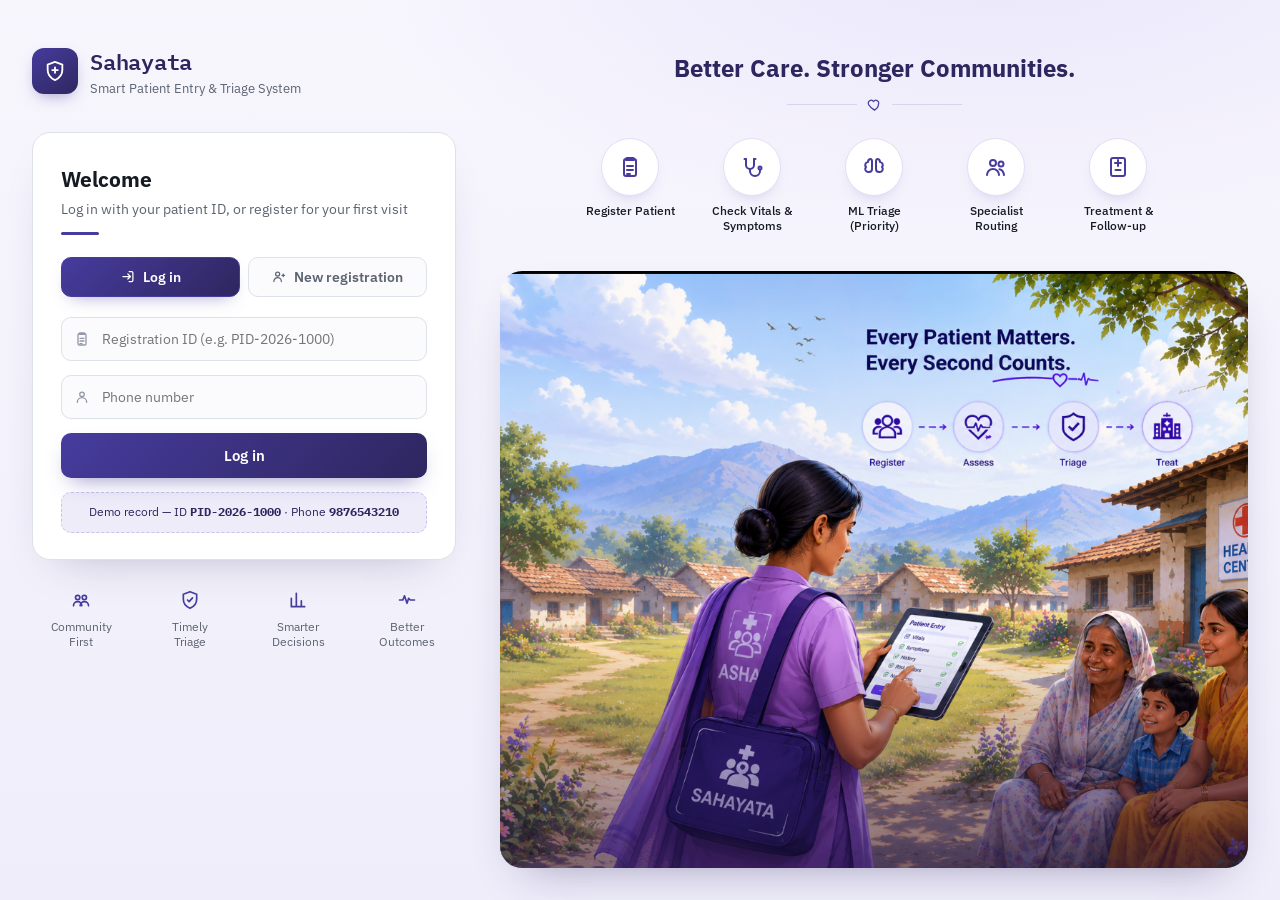
<file: frontend/sahayata-html/sahayata-tracking.html>
<!doctype html>
<html lang="en">
<head>
<meta charset="utf-8">
<meta name="viewport" content="width=device-width, initial-scale=1">
<title>Sahayata &mdash; tracking</title>
<link rel="preconnect" href="https://fonts.googleapis.com">
<link href="https://fonts.googleapis.com/css2?family=IBM+Plex+Mono:wght@500;600&family=IBM+Plex+Sans:wght@400;500;600;700&display=swap" rel="stylesheet">
<style>
:root{
  --ink:#161A22; --muted:#5C6472; --faint:#9399A6; --line:#DDE1E8;
  --bg:#F3F4F2; --surface:#FFFFFF; --surface-2:#F0EEFA;
  --triage:#463C9E; --triage-dark:#2E265F; --triage-bg:#EEECF9;
  --green:#2E6B3F; --green-bg:#E5F1E7;
  --yellow:#93690B; --yellow-bg:#FBF1DC;
  --red:#A5352F; --red-bg:#FAE7E5;
  --font-mono:'IBM Plex Mono',monospace; --font-sans:'IBM Plex Sans',sans-serif;
}
*{box-sizing:border-box;}
body{margin:0;background:var(--bg);color:var(--ink);font-family:var(--font-sans);font-size:15px;line-height:1.55;}
.screen{display:none;}
.screen.active{display:block;}

/* ============ SPLASH / LOGIN SCREEN ============ */
#s-splash{
  min-height:100vh;
  background:
    radial-gradient(1100px 500px at 78% -8%, #E9E5FB 0%, transparent 60%),
    linear-gradient(180deg,#F7F6FD 0%,#F3F1FB 55%,#EFEDFA 100%);
  display:flex;flex-direction:column;
}
.splash-wrap{flex:1;display:grid;grid-template-columns:minmax(340px,460px) 1fr;gap:0;max-width:1320px;width:100%;margin:0 auto;padding:44px 32px 32px;}
@media (max-width:920px){.splash-wrap{grid-template-columns:1fr;}}

.splash-left{position:relative;padding-right:36px;}
.splash-logo{display:flex;align-items:center;gap:12px;margin-bottom:34px;}
.splash-logo .glyph{width:46px;height:46px;border-radius:12px;background:linear-gradient(145deg,var(--triage),var(--triage-dark));display:flex;align-items:center;justify-content:center;color:#fff;box-shadow:0 6px 16px -6px rgba(70,60,158,.55);}
.glyph .icon{width:22px;height:22px;}
.splash-logo .word{font-family:var(--font-mono);font-weight:600;font-size:22px;letter-spacing:-.01em;color:var(--triage-dark);}
.splash-logo .tag{font-size:12.5px;color:var(--muted);margin-top:1px;}

.login-card{background:#fff;border:1px solid var(--line);border-radius:18px;padding:30px 28px 26px;box-shadow:0 20px 44px -28px rgba(46,38,95,.35);}
.login-card h2{font-size:21px;margin:0 0 3px;}
.login-card .lead{color:var(--muted);font-size:13.5px;margin:0 0 6px;}
.underline-bar{width:38px;height:3px;border-radius:2px;background:var(--triage);margin:12px 0 22px;}

.field{position:relative;margin-bottom:14px;}
.field .icon.fi{position:absolute;left:13px;top:50%;transform:translateY(-50%);color:var(--faint);width:16px;height:16px;}
.field input{width:100%;padding:12px 14px 12px 40px;font:14px var(--font-sans);border:1px solid var(--line);border-radius:10px;background:#fbfbfd;color:var(--ink);}
.field input:focus{outline:2px solid var(--triage);outline-offset:1px;border-color:var(--triage);background:#fff;}
.field .toggle-eye{position:absolute;right:12px;top:50%;transform:translateY(-50%);color:var(--faint);cursor:pointer;background:none;border:none;padding:0;}
.field .toggle-eye .icon{width:16px;height:16px;}

.row-between{display:flex;align-items:center;justify-content:space-between;margin:2px 0 18px;font-size:12.5px;}
.remember{display:flex;align-items:center;gap:7px;color:var(--muted);}
.remember input{width:auto;}
.forgot{color:var(--triage);text-decoration:none;font-weight:500;}

.btn-login{width:100%;padding:13px;border:none;border-radius:10px;background:linear-gradient(135deg,var(--triage),var(--triage-dark));color:#fff;font-size:14.5px;font-weight:600;font-family:inherit;cursor:pointer;box-shadow:0 10px 22px -10px rgba(70,60,158,.6);}
.btn-login:hover{filter:brightness(1.05);}
.btn-login:disabled{opacity:.75;cursor:default;}

.demo-hint{margin-top:14px;background:var(--triage-bg);border:1px dashed #C9C2EE;border-radius:10px;padding:10px 12px;font-size:12px;color:var(--triage-dark);text-align:center;}
.demo-hint b{font-family:var(--font-mono);}

.reg-line{text-align:center;font-size:13px;color:var(--muted);margin-top:18px;}
.reg-line a{color:var(--triage);font-weight:600;text-decoration:none;cursor:pointer;}

.entry-tabs{display:grid;grid-template-columns:1fr 1fr;gap:8px;margin-bottom:20px;}
.entry-tab{display:flex;align-items:center;justify-content:center;gap:7px;padding:10px 8px;border-radius:10px;border:1px solid var(--line);background:#fbfbfd;color:var(--muted);font:600 13.5px var(--font-sans);cursor:pointer;}
.entry-tab .icon{width:15px;height:15px;}
.entry-tab:hover{border-color:var(--triage);color:var(--triage-dark);}
.entry-tab.active{background:linear-gradient(135deg,var(--triage),var(--triage-dark));border-color:var(--triage);color:#fff;box-shadow:0 8px 18px -10px rgba(70,60,158,.55);}

.entry-panel{display:none;}
.entry-panel.active{display:block;}
.reg-grid2{display:grid;grid-template-columns:1fr 1fr;gap:10px;}
.reg-grid2 select,.reg-grid2 input{width:100%;padding:12px 14px;font:14px var(--font-sans);border:1px solid var(--line);border-radius:10px;background:#fbfbfd;color:var(--ink);}
.reg-grid2 select:focus,.reg-grid2 input:focus{outline:2px solid var(--triage);outline-offset:1px;border-color:var(--triage);background:#fff;}
.login-card select{width:100%;padding:12px 14px;font:14px var(--font-sans);border:1px solid var(--line);border-radius:10px;background:#fbfbfd;color:var(--ink);margin-bottom:14px;}
.login-card select:focus{outline:2px solid var(--triage);outline-offset:1px;border-color:var(--triage);background:#fff;}

.stats-strip{display:grid;grid-template-columns:repeat(4,1fr);gap:10px;margin-top:30px;}
.stat{text-align:center;}
.stat .icon{width:20px;height:20px;color:var(--triage);}
.stat .lab{font-size:11.5px;color:var(--muted);margin-top:6px;line-height:1.3;}

/* right side */
.splash-right{display:flex;flex-direction:column;padding-left:8px;}
.splash-right .headline{text-align:center;font-size:24px;font-weight:700;color:var(--triage-dark);margin:6px 0 10px;}
.hr-divider{display:flex;align-items:center;justify-content:center;gap:10px;color:var(--triage);margin-bottom:26px;}
.hr-divider .ln{width:70px;height:1px;background:#D9D3F2;}

.workflow-row{display:flex;justify-content:center;gap:26px;margin-bottom:38px;flex-wrap:wrap;}
.wf-step{text-align:center;width:96px;position:relative;}
.wf-step .circle{width:58px;height:58px;border-radius:50%;background:#fff;border:1px solid #E3DEF6;display:flex;align-items:center;justify-content:center;margin:0 auto;box-shadow:0 8px 18px -12px rgba(70,60,158,.4);}
.wf-step .circle .icon{width:24px;height:24px;color:var(--triage);}
.wf-step .lab{font-size:11.5px;margin-top:8px;color:var(--ink);font-weight:500;line-height:1.25;}

.hero-panel{position:relative;flex:1;border-radius:22px;overflow:hidden;
  background:url('sahayata-hero.png') center 40%/cover no-repeat;
  min-height:380px;box-shadow:0 20px 44px -24px rgba(46,38,95,.45);}
.hero-panel::after{content:"";position:absolute;inset:0;
  background:linear-gradient(0deg,rgba(30,22,70,.55) 0%,rgba(30,22,70,0) 38%);}


/* ============ MAIN DEMO (existing screens) ============ */
.shell{display:none;min-height:100vh;background:var(--bg);}
.shell.show{display:block;}
.shell-inner{max-width:560px;margin:0 auto;padding:28px 20px 60px;}
.masthead{display:flex;align-items:center;gap:10px;margin-bottom:24px;}
.mark{width:30px;height:30px;border-radius:8px;background:var(--triage);flex:none;display:flex;align-items:center;justify-content:center;color:#fff;font-family:var(--font-mono);font-size:13px;font-weight:600;}
h1{font-family:var(--font-mono);font-weight:600;font-size:17px;margin:0;}
.step-badge{margin-left:auto;font-family:var(--font-mono);font-size:11px;color:var(--triage);background:var(--triage-bg);padding:3px 9px;border-radius:5px;}

.card{background:var(--surface);border:1px solid var(--line);border-radius:14px;padding:24px;}

h2{font-size:18px;margin:0 0 4px;}
.subtext{color:var(--muted);font-size:13.5px;margin:0 0 22px;}

.choice-row{display:grid;grid-template-columns:1fr 1fr;gap:12px;margin-top:6px;}
.choice{border:1px solid var(--line);border-radius:12px;padding:18px 14px;text-align:center;background:var(--surface);cursor:pointer;}
.choice:hover{border-color:var(--triage);background:var(--triage-bg);}
.choice .icon{width:24px;height:24px;color:var(--triage);}
.choice .t{font-weight:600;margin-top:8px;font-size:14px;}
.choice .d{color:var(--muted);font-size:12px;margin-top:2px;}

label{display:grid;gap:5px;font-size:12.5px;color:var(--muted);font-weight:500;margin-bottom:14px;}
input,select,textarea{padding:10px 11px;font:14px var(--font-sans);border:1px solid var(--line);border-radius:8px;background:var(--surface);color:var(--ink);width:100%;}
textarea{min-height:60px;resize:vertical;font-family:var(--font-sans);}
input:focus,select:focus,textarea:focus{outline:2px solid var(--triage);outline-offset:1px;border-color:var(--triage);}
.grid2{display:grid;grid-template-columns:1fr 1fr;gap:12px;}
.grid3{display:grid;grid-template-columns:repeat(3,1fr);gap:12px;}
fieldset{border:none;padding:0;margin:0 0 18px;}
legend{font-family:var(--font-mono);font-size:11px;text-transform:uppercase;letter-spacing:.05em;color:var(--faint);padding:0 0 10px;width:100%;border-bottom:1px solid var(--line);margin-bottom:14px;}

.err{color:var(--red);font-size:12px;margin:-8px 0 12px;display:none;}
.err.show{display:block;}

.btn{border-radius:10px;padding:12px 18px;font-size:14px;font-weight:600;border:1px solid var(--line);background:#fff;color:var(--ink);cursor:pointer;font-family:var(--font-sans);}
.btn.primary{background:var(--ink);color:#fff;border-color:var(--ink);}
.btn.primary:hover{background:var(--triage-dark);}
.btn.block{width:100%;}
.btn.ghost{border-color:transparent;color:var(--muted);}
.link{background:none;border:none;color:var(--triage);font-size:13px;cursor:pointer;text-decoration:underline;padding:0;font-family:inherit;}

.spinner{display:inline-block;width:14px;height:14px;border:2px solid #ffffff55;border-top-color:#fff;border-radius:50%;animation:spin .7s linear infinite;vertical-align:-2px;margin-right:6px;}
@keyframes spin{to{transform:rotate(360deg);}}

.id-display{background:var(--triage-bg);border:1px dashed var(--triage);border-radius:10px;padding:18px;text-align:center;margin:18px 0;}
.id-display .lab{font-size:11px;color:var(--triage);text-transform:uppercase;letter-spacing:.06em;font-weight:600;}
.id-display .val{font-family:var(--font-mono);font-size:22px;font-weight:600;color:var(--triage-dark);margin-top:4px;letter-spacing:.03em;}

.symptom-grid{display:grid;grid-template-columns:1fr 1fr;gap:8px;margin-bottom:14px;}
.symptom{display:flex;align-items:center;gap:8px;border:1px solid var(--line);border-radius:8px;padding:9px 10px;font-size:13px;cursor:pointer;}
.symptom input{width:auto;}
.symptom.checked{border-color:var(--triage);background:var(--triage-bg);}

.chip-row{display:flex;flex-wrap:wrap;gap:8px;margin-bottom:16px;}
.chip{border:1px solid var(--line);border-radius:999px;padding:8px 14px;font-size:13px;cursor:pointer;background:#fff;color:var(--muted);user-select:none;display:inline-flex;align-items:center;gap:6px;}
.chip .icon{width:15px;height:15px;}
.chip:hover{border-color:var(--triage);}
.chip.active{border-color:var(--triage);background:var(--triage);color:#fff;}
.chip.active.on-red{border-color:var(--red);background:var(--red);}
.chip.active.on-yellow{border-color:var(--yellow);background:var(--yellow);}
.chip-tile{border:1px solid var(--line);border-radius:10px;padding:12px;font-size:13px;cursor:pointer;background:#fff;display:flex;align-items:center;gap:8px;}
.chip-tile .icon{width:17px;height:17px;color:var(--faint);}
.chip-tile.active{border-color:var(--triage);background:var(--triage-bg);color:var(--triage-dark);font-weight:600;}
.chip-tile.active .icon{color:var(--triage);}
.tile-grid{display:grid;grid-template-columns:1fr 1fr;gap:8px;margin-bottom:8px;}
.pain-row{display:flex;gap:6px;margin-bottom:16px;}
.pain-chip{flex:1;text-align:center;border:1px solid var(--line);border-radius:8px;padding:8px 0;font-family:var(--font-mono);font-size:13px;cursor:pointer;background:#fff;color:var(--muted);}
.pain-chip.active{border-color:var(--triage);background:var(--triage);color:#fff;}
.group-hint{font-size:11.5px;color:var(--faint);margin:-8px 0 10px;}

.badge{display:inline-flex;align-items:center;gap:5px;padding:5px 12px;border-radius:999px;font-size:13px;font-weight:600;}
.badge.green{background:var(--green-bg);color:var(--green);}
.badge.yellow{background:var(--yellow-bg);color:var(--yellow);}
.badge.red{background:var(--red-bg);color:var(--red);}
.badge.triage{background:var(--triage-bg);color:var(--triage);}

.dev-panel{margin-top:18px;background:#F7F7F5;border:1px dashed var(--line);border-radius:10px;padding:12px 14px;font-family:var(--font-mono);font-size:11.5px;color:var(--muted);white-space:pre-wrap;}
.dev-panel b{color:var(--ink);}
.icon{width:1em;height:1em;display:inline-block;vertical-align:-0.14em;fill:none;stroke:currentColor;stroke-width:2;stroke-linecap:round;stroke-linejoin:round;flex:none;}

/* ============ SHARED EXTRA COMPONENTS (added for full flow) ============ */
.back-link{display:inline-flex;align-items:center;gap:6px;color:var(--muted);font-size:12.5px;text-decoration:none;margin-bottom:14px;cursor:pointer;background:none;border:none;padding:0;font-family:inherit;}
.back-link:hover{color:var(--triage-dark);}
.back-link .icon{width:14px;height:14px;}

.flow-strip{display:flex;align-items:flex-start;gap:0;margin:0 0 22px;overflow-x:auto;padding-bottom:2px;}
.flow-node{display:flex;flex-direction:column;align-items:center;flex:none;width:74px;position:relative;}
.flow-node .dot{width:26px;height:26px;border-radius:50%;background:#fff;border:2px solid var(--line);display:flex;align-items:center;justify-content:center;color:var(--faint);font-family:var(--font-mono);font-size:10.5px;font-weight:600;}
.flow-node .lab{font-size:9.5px;color:var(--faint);text-align:center;margin-top:6px;line-height:1.2;}
.flow-node.done .dot{background:var(--triage);border-color:var(--triage);color:#fff;}
.flow-node.done .lab{color:var(--muted);}
.flow-node.now .dot{background:#fff;border-color:var(--triage);color:var(--triage);box-shadow:0 0 0 4px var(--triage-bg);}
.flow-node.now .lab{color:var(--triage-dark);font-weight:600;}
.flow-line{flex:1;height:2px;background:var(--line);margin-top:12px;min-width:14px;}
.flow-line.done{background:var(--triage);}

.risk-result{display:flex;flex-direction:column;align-items:center;text-align:center;padding:22px 10px 8px;}
.risk-circle{width:104px;height:104px;border-radius:50%;display:flex;flex-direction:column;align-items:center;justify-content:center;border:6px solid;margin-bottom:14px;}
.risk-circle .n{font-family:var(--font-mono);font-size:26px;font-weight:600;line-height:1;}
.risk-circle .u{font-size:10px;color:var(--muted);margin-top:2px;}
.risk-circle.green{border-color:var(--green);background:var(--green-bg);}
.risk-circle.green .n{color:var(--green);}
.risk-circle.yellow{border-color:var(--yellow);background:var(--yellow-bg);}
.risk-circle.yellow .n{color:var(--yellow);}
.risk-circle.red{border-color:var(--red);background:var(--red-bg);}
.risk-circle.red .n{color:var(--red);}
.risk-label{font-size:19px;font-weight:700;margin-bottom:4px;}
.risk-sub{color:var(--muted);font-size:13px;margin-bottom:18px;}

.reason-list{list-style:none;padding:0;margin:0 0 6px;text-align:left;}
.reason-list li{display:flex;gap:8px;align-items:flex-start;padding:9px 0;border-bottom:1px solid var(--line);font-size:13.5px;}
.reason-list li:last-child{border-bottom:none;}
.reason-list .icon{width:15px;height:15px;color:var(--triage);flex:none;margin-top:2px;}

.summary-card{background:#FAFAF9;border:1px solid var(--line);border-radius:10px;padding:14px 16px;margin-bottom:18px;font-size:13px;}
.summary-card .row{display:flex;justify-content:space-between;gap:10px;padding:5px 0;}
.summary-card .row span:first-child{color:var(--muted);}
.summary-card .row span:last-child{font-weight:600;text-align:right;}
.summary-card hr{border:none;border-top:1px solid var(--line);margin:8px 0;}

.spin-loader{display:flex;flex-direction:column;align-items:center;text-align:center;padding:40px 10px;}
.spin-loader .ring{width:52px;height:52px;border-radius:50%;border:4px solid var(--triage-bg);border-top-color:var(--triage);animation:spin 0.9s linear infinite;margin-bottom:18px;}
.spin-loader .msg{color:var(--muted);font-size:13.5px;}
.spin-loader .msg b{color:var(--ink);}

.choice-row.two{grid-template-columns:1fr 1fr;}
.choice.on-green:hover{border-color:var(--green);background:var(--green-bg);}
.choice.on-purple:hover{border-color:var(--triage);background:var(--triage-bg);}

.facility-card{border:1px solid var(--line);border-radius:12px;padding:14px 16px;margin-bottom:10px;cursor:pointer;position:relative;}
.facility-card:hover{border-color:var(--triage);}
.facility-card.active{border-color:var(--triage);background:var(--triage-bg);box-shadow:0 0 0 1px var(--triage);}
.facility-card .fname{font-weight:600;font-size:14.5px;display:flex;align-items:center;gap:8px;}
.facility-card .fname .icon{width:16px;height:16px;color:var(--triage);}
.facility-card .frow{display:flex;flex-wrap:wrap;gap:12px;margin-top:8px;font-size:12px;color:var(--muted);}
.facility-card .frow span{display:inline-flex;align-items:center;gap:4px;}
.facility-card .frow .icon{width:13px;height:13px;}
.facility-card .rank{position:absolute;top:12px;right:14px;font-family:var(--font-mono);font-size:11px;color:var(--triage);background:var(--triage-bg);padding:2px 8px;border-radius:6px;}
.facility-card.active .rank{background:var(--triage);color:#fff;}

.queue-list{border:1px solid var(--line);border-radius:12px;overflow:hidden;margin-bottom:16px;}
.queue-row{display:flex;align-items:center;gap:12px;padding:11px 14px;border-bottom:1px solid var(--line);font-size:13px;}
.queue-row:last-child{border-bottom:none;}
.queue-row.me{background:var(--triage-bg);}
.queue-rank{font-family:var(--font-mono);font-size:12px;color:var(--muted);width:20px;flex:none;}
.queue-row.me .queue-rank{color:var(--triage-dark);font-weight:700;}
.queue-name{flex:1;font-weight:500;}
.queue-row.me .queue-name{color:var(--triage-dark);}
.queue-meta{color:var(--faint);font-size:11.5px;}

.priority-pill{display:inline-flex;align-items:center;gap:6px;padding:4px 11px;border-radius:999px;font-size:11.5px;font-weight:700;font-family:var(--font-mono);}
.priority-pill.p1{background:var(--red-bg);color:var(--red);}
.priority-pill.p2{background:var(--yellow-bg);color:var(--yellow);}
.priority-pill.p3{background:var(--triage-bg);color:var(--triage);}

.timeline{list-style:none;margin:0;padding:0;}
.tl-item{display:flex;gap:14px;position:relative;padding-bottom:22px;}
.tl-item:last-child{padding-bottom:0;}
.tl-item .tl-rail{display:flex;flex-direction:column;align-items:center;flex:none;}
.tl-item .tl-dot{width:26px;height:26px;border-radius:50%;background:var(--triage-bg);border:2px solid var(--triage);color:var(--triage);display:flex;align-items:center;justify-content:center;flex:none;}
.tl-item .tl-dot .icon{width:14px;height:14px;}
.tl-item.pending .tl-dot{background:#fff;border-color:var(--line);color:var(--faint);}
.tl-item .tl-bar{flex:1;width:2px;background:var(--line);margin-top:4px;min-height:14px;}
.tl-item.done .tl-dot{background:var(--green);border-color:var(--green);color:#fff;}
.tl-item .tl-body{padding-top:2px;}
.tl-item .tl-t{font-weight:600;font-size:14px;}
.tl-item .tl-d{color:var(--muted);font-size:12.5px;margin-top:2px;}
.tl-item .tl-time{color:var(--faint);font-size:11px;font-family:var(--font-mono);margin-top:3px;}

.tab-row{display:flex;gap:6px;margin-bottom:18px;border-bottom:1px solid var(--line);}
.tab-btn{background:none;border:none;padding:10px 4px;margin-right:16px;font:600 13.5px var(--font-sans);color:var(--muted);cursor:pointer;border-bottom:2px solid transparent;}
.tab-btn.active{color:var(--triage-dark);border-color:var(--triage);}
.tab-panel{display:none;}
.tab-panel.active{display:block;}

.notice{border-radius:10px;padding:12px 14px;font-size:13px;margin-bottom:16px;display:flex;gap:10px;align-items:flex-start;}
.notice .icon{width:16px;height:16px;flex:none;margin-top:1px;}
.notice.info{background:var(--triage-bg);color:var(--triage-dark);}
.notice.warn{background:var(--yellow-bg);color:var(--yellow);}
.notice.ok{background:var(--green-bg);color:var(--green);}
</style>
</head>
<body>
<svg style="display:none" aria-hidden="true">
  <defs>
    <symbol id="i-activity" viewBox="0 0 24 24"><path d="M3 12h4l2-5 3 9 2-6 2 2h5"/></symbol>
    <symbol id="i-ambulance" viewBox="0 0 24 24"><path d="M3 16V9a2 2 0 0 1 2-2h9l4 4h1a2 2 0 0 1 2 2v3"/><path d="M3 16h1a2 2 0 1 0 4 0h7a2 2 0 1 0 4 0h2v-3"/><path d="M12 8v5M9.5 10.5h5"/></symbol>
    <symbol id="i-arrow-right" viewBox="0 0 24 24"><path d="M4 12h16M14 6l6 6-6 6"/></symbol>
    <symbol id="i-brain" viewBox="0 0 24 24"><path d="M9 4a3 3 0 0 0-3 3 3 3 0 0 0-2 5 3 3 0 0 0 2 5h1a3 3 0 0 0 3-3V6a2 2 0 0 0-1-2Z"/><path d="M15 4a3 3 0 0 1 3 3 3 3 0 0 1 2 5 3 3 0 0 1-2 5h-1a3 3 0 0 1-3-3V6a2 2 0 0 1 1-2Z"/></symbol>
    <symbol id="i-chart-bar" viewBox="0 0 24 24"><path d="M4 20V10M10 20V4M16 20v-7M4 20h16"/></symbol>
    <symbol id="i-clipboard-list" viewBox="0 0 24 24"><rect x="6" y="4" width="12" height="17" rx="2"/><path d="M9 3h6a1 1 0 0 1 1 1v1H8V4a1 1 0 0 1 1-1Z"/><path d="M9 11h6M9 15h6M9 19h3"/></symbol>
    <symbol id="i-dots" viewBox="0 0 24 24"><circle cx="6" cy="12" r="1.4" fill="currentColor" stroke="none"/><circle cx="12" cy="12" r="1.4" fill="currentColor" stroke="none"/><circle cx="18" cy="12" r="1.4" fill="currentColor" stroke="none"/></symbol>
    <symbol id="i-droplet" viewBox="0 0 24 24"><path d="M12 3s7 7.5 7 12a7 7 0 0 1-14 0c0-4.5 7-12 7-12Z"/></symbol>
    <symbol id="i-droplet-half-2" viewBox="0 0 24 24"><path d="M12 3s7 7.5 7 12a7 7 0 0 1-14 0c0-4.5 7-12 7-12Z"/><path d="M5.2 14h13.6"/></symbol>
    <symbol id="i-eye" viewBox="0 0 24 24"><path d="M2 12s3.6-7 10-7 10 7 10 7-3.6 7-10 7-10-7-10-7Z"/><circle cx="12" cy="12" r="3"/></symbol>
    <symbol id="i-eye-off" viewBox="0 0 24 24"><path d="M3 3l18 18"/><path d="M10.6 5.2A10.8 10.8 0 0 1 12 5c6.4 0 10 7 10 7a15.6 15.6 0 0 1-3.1 4.1M6.6 6.6C4 8.3 2 12 2 12s3.6 7 10 7c1.4 0 2.6-.3 3.7-.8"/><path d="M9.5 9.7A3 3 0 0 0 14.3 14.5"/></symbol>
    <symbol id="i-first-aid-kit" viewBox="0 0 24 24"><rect x="3" y="7" width="18" height="13" rx="2"/><path d="M8 7V5a2 2 0 0 1 2-2h4a2 2 0 0 1 2 2v2"/><path d="M12 11v6M9 14h6"/></symbol>
    <symbol id="i-hand-stop" viewBox="0 0 24 24"><rect x="4" y="4" width="16" height="16" rx="4"/><circle cx="9" cy="9" r="1.3" fill="currentColor" stroke="none"/><circle cx="15" cy="8.3" r="1" fill="currentColor" stroke="none"/><circle cx="12" cy="13" r="1.2" fill="currentColor" stroke="none"/><circle cx="8" cy="15.3" r="0.9" fill="currentColor" stroke="none"/><circle cx="16" cy="15" r="1.1" fill="currentColor" stroke="none"/></symbol>
    <symbol id="i-head-question" viewBox="0 0 24 24"><circle cx="12" cy="9" r="5"/><path d="M9.2 19.5 12 15l2.8 4.5"/><path d="M10.3 7.6a1.7 1.7 0 1 1 2.6 1.4c-.6.4-.9.8-.9 1.5"/><circle cx="12" cy="12.3" r=".2" fill="currentColor" stroke="none"/></symbol>
    <symbol id="i-heart" viewBox="0 0 24 24"><path d="M12 21s-7-4.6-9.3-8.7C1 9.3 2.4 6 5.7 5.3c1.9-.4 3.7.5 4.7 2 1-1.5 2.8-2.4 4.7-2 3.3.7 4.7 4 3 7C19 16.4 12 21 12 21Z"/></symbol>
    <symbol id="i-heart-bolt" viewBox="0 0 24 24"><path d="M12 20s-6.2-4.1-8.3-7.7C2.4 10 3.6 7.2 6.4 6.6c1.7-.4 3.3.4 4.2 1.8.9-1.4 2.5-2.2 4.2-1.8 2.8.6 4 3.4 2.7 5.7C15.5 15.5 12 20 12 20Z"/><path d="M11.3 9.5 9.5 13h2l-1 3.2 3-4.2h-2l1-2.5Z" fill="currentColor" stroke="none"/></symbol>
    <symbol id="i-heart-rate-monitor" viewBox="0 0 24 24"><path d="M3 12h4l2-5 3 9 2-6 2 2h5"/></symbol>
    <symbol id="i-lock" viewBox="0 0 24 24"><rect x="5" y="11" width="14" height="9" rx="2"/><path d="M8 11V8a4 4 0 0 1 8 0v3"/><circle cx="12" cy="15.5" r="1.2" fill="currentColor" stroke="none"/></symbol>
    <symbol id="i-login" viewBox="0 0 24 24"><path d="M13 4h4a2 2 0 0 1 2 2v12a2 2 0 0 1-2 2h-4"/><path d="M11 8l4 4-4 4"/><path d="M15 12H3"/></symbol>
    <symbol id="i-lungs" viewBox="0 0 24 24"><path d="M12 3v9"/><path d="M12 12c-1 3-2 4-4 4-2 0-3-1.5-3-4 0-3 1-6 3-7 1.3-.7 2.5 0 3 1"/><path d="M12 12c1 3 2 4 4 4 2 0 3-1.5 3-4 0-3-1-6-3-7-1.3-.7-2.5 0-3 1"/></symbol>
    <symbol id="i-refresh" viewBox="0 0 24 24"><path d="M4 12a8 8 0 0 1 14-5.3L20 8"/><path d="M20 4v4h-4"/><path d="M20 12a8 8 0 0 1-14 5.3L4 16"/><path d="M4 20v-4h4"/></symbol>
    <symbol id="i-report-medical" viewBox="0 0 24 24"><rect x="5" y="3" width="14" height="18" rx="2"/><path d="M9 8h6M12 5v6M9.5 15h5"/></symbol>
    <symbol id="i-shield-check" viewBox="0 0 24 24"><path d="M12 2 L20 5 V11 C20 16 16.5 20 12 22 C7.5 20 4 16 4 11 V5 Z"/><path d="M9 12l2 2 4-4.5"/></symbol>
    <symbol id="i-shield-plus" viewBox="0 0 24 24"><path d="M12 2 L20 5 V11 C20 16 16.5 20 12 22 C7.5 20 4 16 4 11 V5 Z"/><path d="M12 8v6M9 11h6"/></symbol>
    <symbol id="i-shield-star" viewBox="0 0 24 24"><path d="M12 2 L20 5 V11 C20 16 16.5 20 12 22 C7.5 20 4 16 4 11 V5 Z"/><path d="M12 8.3l1 2 2.2.3-1.6 1.5.4 2.2-2-1.1-2 1.1.4-2.2-1.6-1.5 2.2-.3Z"/></symbol>
    <symbol id="i-stethoscope" viewBox="0 0 24 24"><path d="M6 4v6a4 4 0 0 0 8 0V4"/><path d="M6 4H4.5M14 4h1.5"/><path d="M10 14v2a5 5 0 0 0 10 0v-1"/><circle cx="20" cy="13" r="1.5"/></symbol>
    <symbol id="i-stomach" viewBox="0 0 24 24"><path d="M8 3v4c0 2-2 2.5-2 5 0 4 3 8 7 8 3.5 0 6-2.8 6-6.3 0-2-1-3-2.5-3.7"/><path d="M16 3v3.2"/></symbol>
    <symbol id="i-thermometer" viewBox="0 0 24 24"><path d="M12 3a2 2 0 0 0-2 2v9.5a4 4 0 1 0 4 0V5a2 2 0 0 0-2-2Z"/><path d="M12 15V8"/></symbol>
    <symbol id="i-user" viewBox="0 0 24 24"><circle cx="12" cy="8" r="3.4"/><path d="M5 20c0-3.9 3.1-7 7-7s7 3.1 7 7"/></symbol>
    <symbol id="i-user-heart" viewBox="0 0 24 24"><circle cx="10" cy="8" r="3.2"/><path d="M4 20c0-3.5 2.7-6.3 6-6.3 1 0 2 .3 2.8.7"/><path d="M17.5 13.8c-2 1.3-2.5 2-2.5 3 0 1.3 1.2 2.2 2.5 3.2 1.3-1 2.5-1.9 2.5-3.2 0-1-.5-1.7-2.5-3Z"/></symbol>
    <symbol id="i-user-plus" viewBox="0 0 24 24"><circle cx="9" cy="8" r="3.2"/><path d="M3 20c0-3.5 2.7-6.3 6-6.3s6 2.8 6 6.3"/><path d="M18 8v4M16 10h4"/></symbol>
    <symbol id="i-users" viewBox="0 0 24 24"><circle cx="9" cy="8" r="3"/><path d="M3 20c0-3.3 2.7-6 6-6s6 2.7 6 6"/><circle cx="17" cy="9" r="2.5"/><path d="M15.5 14.2c2.3.4 4 2.4 4.5 5.8"/></symbol>
    <symbol id="i-users-group" viewBox="0 0 24 24"><circle cx="8" cy="9" r="2.6"/><circle cx="16" cy="9" r="2.6"/><path d="M3 19c0-2.8 2.2-5 5-5s5 2.2 5 5M11 19c0-2.8 2.2-5 5-5s5 2.2 5 5"/></symbol>
    <symbol id="i-walk" viewBox="0 0 24 24"><circle cx="13" cy="4" r="1.6" fill="currentColor" stroke="none"/><path d="M11 8l-3 2 1 4-3 3"/><path d="M11 8l3 1 1 4 3 2"/><path d="M9 14l3 1"/></symbol>
    <symbol id="i-wind" viewBox="0 0 24 24"><path d="M3 8h9a2.5 2.5 0 1 0-2.2-3.7"/><path d="M3 12h13a2.5 2.5 0 1 1-2.2 3.7"/><path d="M3 16h7"/></symbol>
    <symbol id="i-building-hospital" viewBox="0 0 24 24"><path d="M5 21V5a1 1 0 0 1 1-1h5v17"/><path d="M14 21V10a1 1 0 0 1 1-1h4a1 1 0 0 1 1 1v11"/><path d="M9 7h1M9 11h1M9 15h1M3 21h18"/><path d="M17 13h1M17 16h1"/></symbol>
    <symbol id="i-map-pin" viewBox="0 0 24 24"><path d="M12 21s-7-6.5-7-11.5A7 7 0 0 1 19 9.5C19 14.5 12 21 12 21Z"/><circle cx="12" cy="9.5" r="2.3"/></symbol>
    <symbol id="i-calendar" viewBox="0 0 24 24"><rect x="4" y="5" width="16" height="16" rx="2"/><path d="M4 10h16M8 3v4M16 3v4"/></symbol>
    <symbol id="i-phone" viewBox="0 0 24 24"><path d="M5 4h3l2 5-2.5 1.5a11 11 0 0 0 5 5L14 13l5 2v3a2 2 0 0 1-2 2C10.5 20 4 13.5 4 6a2 2 0 0 1 1-2Z"/></symbol>
    <symbol id="i-check-circle" viewBox="0 0 24 24"><circle cx="12" cy="12" r="9"/><path d="M8.5 12.3l2.3 2.3 4.7-5"/></symbol>
    <symbol id="i-arrow-left" viewBox="0 0 24 24"><path d="M20 12H4M10 6l-6 6 6 6"/></symbol>
    <symbol id="i-send" viewBox="0 0 24 24"><path d="M4 11l16-7-6 16-3-6-7-3Z"/></symbol>
    <symbol id="i-bed" viewBox="0 0 24 24"><path d="M3 18v-6a2 2 0 0 1 2-2h14a2 2 0 0 1 2 2v6"/><path d="M3 18v2M21 18v2"/><path d="M3 13V7"/><rect x="5" y="9" width="6" height="3" rx="1"/></symbol>
    <symbol id="i-list-numbers" viewBox="0 0 24 24"><path d="M9 6h11M9 12h11M9 18h11"/><path d="M4 5.5h1v3M4 8.5h1.5"/><path d="M4.2 13a1 1 0 1 1 1.7.7L4 15.5h2"/></symbol>
    <symbol id="i-clock" viewBox="0 0 24 24"><circle cx="12" cy="12" r="9"/><path d="M12 7v5l3.5 2"/></symbol>
  </defs>
</svg>

<!-- ============ TRACKING + TREATMENT + FOLLOW-UP ============ -->
<div class="shell show" id="appShell">
 <div class="shell-inner">
  <div class="masthead">
    <div class="mark">S</div>
    <h1>Sahayata patient entry</h1>
    <span class="step-badge">tracking</span>
  </div>

  <div class="card">
    <div class="screen active" id="s-tracking">
      <h2 id="trackTitle">Case tracking</h2>
      <p class="subtext" id="trackSub">Status, treatment and follow-up for this case.</p>

      <div class="tab-row">
        <button class="tab-btn active" data-tab="tab-track" onclick="switchTab('tab-track')">Tracking</button>
        <button class="tab-btn" data-tab="tab-treat" onclick="switchTab('tab-treat')">Treatment</button>
        <button class="tab-btn" data-tab="tab-follow" onclick="switchTab('tab-follow')">Follow-up</button>
      </div>

      <div class="tab-panel active" id="tab-track">
        <ul class="timeline" id="timelineList"></ul>
      </div>

      <div class="tab-panel" id="tab-treat">
        <div class="notice ok"><svg class="icon"><use href="#i-heart"></use></svg>Patient is receiving treatment at the assigned facility / doctor.</div>
        <div class="summary-card">
          <div class="row"><span>Facility / doctor</span><span id="treatFacility">&mdash;</span></div>
          <div class="row"><span>Treatment type</span><span id="treatType">&mdash;</span></div>
          <div class="row"><span>Started</span><span id="treatStarted">&mdash;</span></div>
        </div>
        <label>Treatment notes <textarea id="treatNotes" placeholder="Medication given, response, observations"></textarea></label>
        <button class="btn block" onclick="saveTreatmentNote()"><svg class="icon"><use href="#i-check-circle"></use></svg> Save note</button>
        <div class="dev-panel" id="devPanelTreat"></div>
      </div>

      <div class="tab-panel" id="tab-follow">
        <fieldset>
          <legend>Follow-up visit</legend>
          <div class="grid2">
            <label>Next visit date <input type="date" id="followDate"></label>
            <label>Outcome so far
              <select id="followOutcome">
                <option>Improving</option>
                <option>Stable</option>
                <option>No change</option>
                <option>Worsening</option>
              </select>
            </label>
          </div>
          <label>Reminder note <textarea id="followNote" placeholder="What ASHA / patient should do before next visit"></textarea></label>
        </fieldset>
        <button class="btn block" onclick="scheduleFollowup()"><svg class="icon"><use href="#i-calendar"></use></svg> Schedule follow-up &amp; set reminder</button>
        <div id="followConfirm" class="notice info" style="display:none;margin-top:14px;"><svg class="icon"><use href="#i-check-circle"></use></svg><span id="followConfirmText"></span></div>
        <div class="dev-panel" id="devPanelFollow"></div>
        <button class="btn primary block" style="margin-top:16px;" onclick="closeCase()"><svg class="icon"><use href="#i-check-circle"></use></svg> Close case</button>
      </div>

    </div>

    <div class="screen" id="s-closed">
      <h2>Case closed</h2>
      <p class="subtext">The full Sahayata flow &mdash; registration through follow-up &mdash; is complete for this patient.</p>
      <div class="notice ok"><svg class="icon"><use href="#i-check-circle"></use></svg>Outcome recorded and case archived.</div>
      <div class="dev-panel" id="devPanelClose"></div>
      <button class="btn block" style="margin-top:16px;" onclick="resetDemo()"><svg class="icon"><use href="#i-refresh"></use></svg> Restart demo</button>
    </div>
  </div>
 </div>
</div>

<script src="api.js"></script>
<script>
function switchTab(id){
  document.querySelectorAll('.tab-btn').forEach(b=>b.classList.toggle('active', b.dataset.tab===id));
  document.querySelectorAll('.tab-panel').forEach(p=>p.classList.toggle('active', p.id===id));
}

let patient, patientType, referral, priority, treatmentType;

async function init(){
  const rawP = sessionStorage.getItem('sahayata_patient');
  if(!rawP){ window.location.href = 'sahayata-login.html'; return; }
  patient = JSON.parse(rawP);
  patientType = patient.patient_type || 'Normal';
  const rawRef = sessionStorage.getItem('sahayata_referral');
  const rawPriority = sessionStorage.getItem('sahayata_priority');
  referral = rawRef ? JSON.parse(rawRef) : null;
  priority = rawPriority ? JSON.parse(rawPriority) : null;

  document.getElementById('trackTitle').textContent = 'Case tracking \u2014 ' + patient.name;
  document.getElementById('trackSub').textContent = patient.id + ' \u00b7 ' + patientType + ' patient';

  const localTracking = () => {
    const steps = [];
    steps.push({t:'Patient registered', d:patient.id+' created via ASHA worker registration', done:true});
    steps.push({t:'Vitals & symptoms recorded', d:'Assessment submitted by ASHA worker', done:true});
    let treatment;
    if(patientType === 'Normal'){
      steps.push({t:'ML triage complete', d:'Risk classified by the Triage Engine', done:true});
      steps.push({t:'Doctor review', d: referral ? 'Referral required' : 'Treat locally, no referral needed', done:true});
      if(referral){
        steps.push({t:'Referral created', d:'Referred to '+referral.facility.name+' ('+referral.id+')', done:true});
        treatment = {facility: referral.facility.name, type:'Referred treatment'};
      } else {
        treatment = {facility: 'This facility \u2014 duty doctor', type:'Local treatment & care'};
      }
    } else {
      steps.push({t:'Priority assigned', d:'P'+(priority||'-')+' via special-case workflow (no ML triage)', done:true});
      steps.push({t:'Placed in specialist queue', d:'Ordered by priority, then time', done:true});
      const specialist = patientType === 'Pregnant' ? 'Gynaecologist' : 'Relevant specialist (private matter)';
      steps.push({t:'Routed to specialist', d:'Directly assigned to '+specialist, done:true});
      treatment = {facility: specialist, type:'Specialist care'};
    }
    steps.push({t:'Treatment in progress', d:'Patient receiving care at assigned facility / doctor', done:false, current:true});
    steps.push({t:'Follow-up & case closure', d:'Outcome tracking and scheduled follow-up visits', done:false});
    return {steps, treatment};
  };

  const data = await Api.getTracking(patient.id, localTracking);
  const steps = data.steps;
  treatmentType = data.treatment.type;
  document.getElementById('treatFacility').textContent = data.treatment.facility;

  document.getElementById('timelineList').innerHTML = steps.map((s,i)=>
    '<li class="tl-item '+(s.done?'done':'pending')+'">'+
      '<div class="tl-rail"><div class="tl-dot"><svg class="icon"><use href="#i-'+(s.done?'check-circle':(s.current?'clock':'clock'))+'"></use></svg></div>'+
      (i<steps.length-1?'<div class="tl-bar"></div>':'')+'</div>'+
      '<div class="tl-body"><div class="tl-t">'+s.t+'</div><div class="tl-d">'+s.d+'</div></div>'+
    '</li>'
  ).join('');

  document.getElementById('treatType').textContent = treatmentType;
  document.getElementById('treatStarted').textContent = new Date().toLocaleDateString();
}
init();

async function saveTreatmentNote(){
  const note = document.getElementById('treatNotes').value.trim();
  await Api.addTreatmentNote(patient.id, note, () => ({ok:true}));
  document.getElementById('devPanelTreat').innerHTML =
    '<b>INSERT treatment_notes</b> (patient_id="'+patient.id+'", note="'+(note||'(empty)')+'", logged_at=now())';
}

async function scheduleFollowup(){
  const date = document.getElementById('followDate').value || '(not set)';
  const outcome = document.getElementById('followOutcome').value;
  const note = document.getElementById('followNote').value.trim();
  await Api.scheduleFollowup(patient.id, {date, outcome, note}, () => ({ok:true}));
  document.getElementById('followConfirmText').textContent = 'Follow-up scheduled for '+date+'. Reminder set for ASHA worker and patient.';
  document.getElementById('followConfirm').style.display = 'flex';
  document.getElementById('devPanelFollow').innerHTML =
    '<b>INSERT followups</b> (patient_id="'+patient.id+'", visit_date="'+date+'", outcome="'+outcome+'", note="'+(note||'(none)')+'")\n'+
    '<b>INSERT reminders</b> (patient_id="'+patient.id+'", channel="sms", scheduled_for="'+date+'")';
}

async function closeCase(){
  await Api.closeCase(patient.id, () => ({ok:true}));
  document.getElementById('devPanelClose').innerHTML =
    '<b>UPDATE cases</b> SET status="closed", closed_at=now() WHERE patient_id="'+patient.id+'"';
  document.getElementById('s-tracking').classList.remove('active');
  document.getElementById('s-closed').classList.add('active');
}

function resetDemo(){
  sessionStorage.clear();
  window.location.href = 'sahayata-login.html';
}
</script>

</body>
</html>
</file>
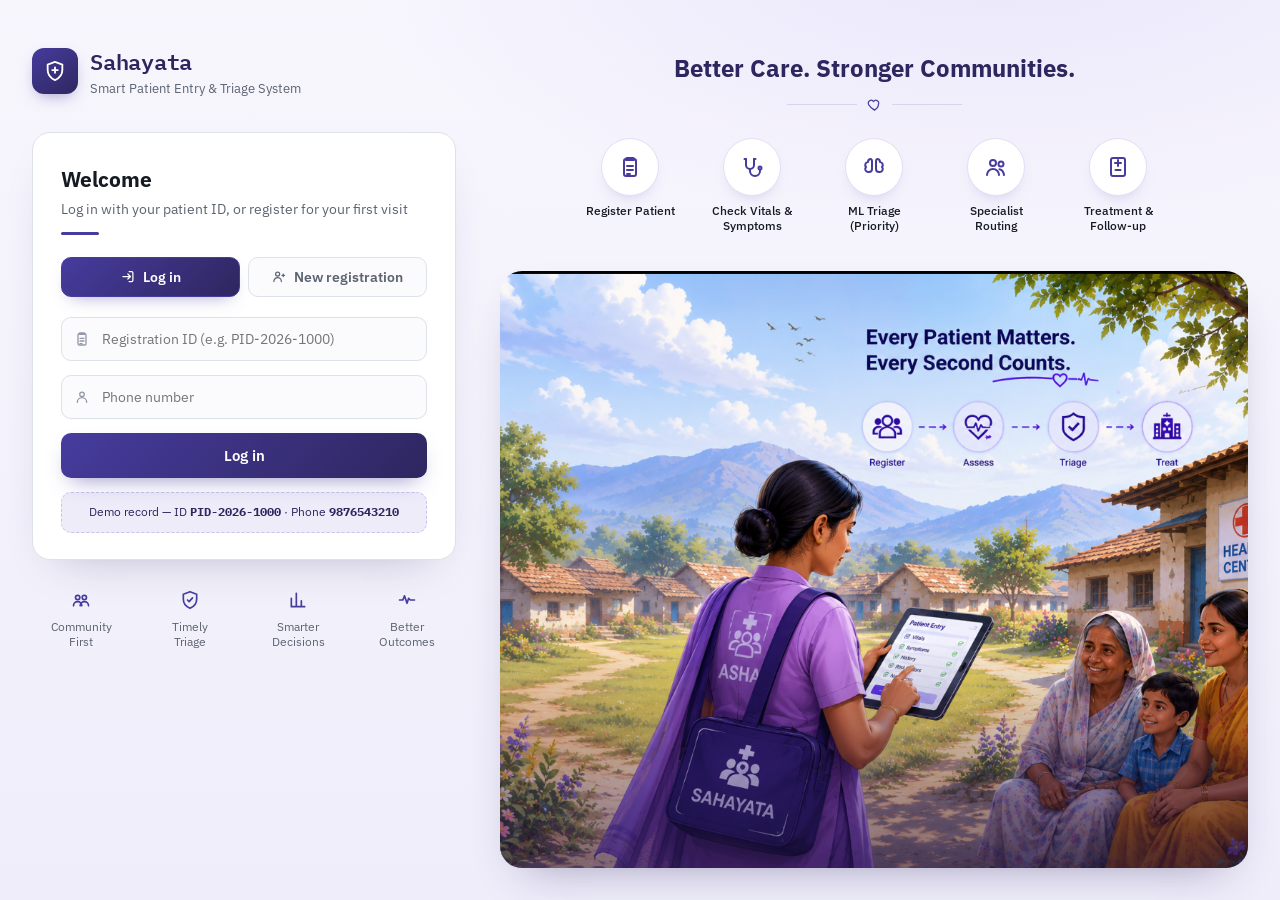
<file: frontend/sahayata-html/sahayata-triage.html>
<!doctype html>
<html lang="en">
<head>
<meta charset="utf-8">
<meta name="viewport" content="width=device-width, initial-scale=1">
<title>Sahayata &mdash; triage</title>
<link rel="preconnect" href="https://fonts.googleapis.com">
<link href="https://fonts.googleapis.com/css2?family=IBM+Plex+Mono:wght@500;600&family=IBM+Plex+Sans:wght@400;500;600;700&display=swap" rel="stylesheet">
<style>
:root{
  --ink:#161A22; --muted:#5C6472; --faint:#9399A6; --line:#DDE1E8;
  --bg:#F3F4F2; --surface:#FFFFFF; --surface-2:#F0EEFA;
  --triage:#463C9E; --triage-dark:#2E265F; --triage-bg:#EEECF9;
  --green:#2E6B3F; --green-bg:#E5F1E7;
  --yellow:#93690B; --yellow-bg:#FBF1DC;
  --red:#A5352F; --red-bg:#FAE7E5;
  --font-mono:'IBM Plex Mono',monospace; --font-sans:'IBM Plex Sans',sans-serif;
}
*{box-sizing:border-box;}
body{margin:0;background:var(--bg);color:var(--ink);font-family:var(--font-sans);font-size:15px;line-height:1.55;}
.screen{display:none;}
.screen.active{display:block;}

/* ============ SPLASH / LOGIN SCREEN ============ */
#s-splash{
  min-height:100vh;
  background:
    radial-gradient(1100px 500px at 78% -8%, #E9E5FB 0%, transparent 60%),
    linear-gradient(180deg,#F7F6FD 0%,#F3F1FB 55%,#EFEDFA 100%);
  display:flex;flex-direction:column;
}
.splash-wrap{flex:1;display:grid;grid-template-columns:minmax(340px,460px) 1fr;gap:0;max-width:1320px;width:100%;margin:0 auto;padding:44px 32px 32px;}
@media (max-width:920px){.splash-wrap{grid-template-columns:1fr;}}

.splash-left{position:relative;padding-right:36px;}
.splash-logo{display:flex;align-items:center;gap:12px;margin-bottom:34px;}
.splash-logo .glyph{width:46px;height:46px;border-radius:12px;background:linear-gradient(145deg,var(--triage),var(--triage-dark));display:flex;align-items:center;justify-content:center;color:#fff;box-shadow:0 6px 16px -6px rgba(70,60,158,.55);}
.glyph .icon{width:22px;height:22px;}
.splash-logo .word{font-family:var(--font-mono);font-weight:600;font-size:22px;letter-spacing:-.01em;color:var(--triage-dark);}
.splash-logo .tag{font-size:12.5px;color:var(--muted);margin-top:1px;}

.login-card{background:#fff;border:1px solid var(--line);border-radius:18px;padding:30px 28px 26px;box-shadow:0 20px 44px -28px rgba(46,38,95,.35);}
.login-card h2{font-size:21px;margin:0 0 3px;}
.login-card .lead{color:var(--muted);font-size:13.5px;margin:0 0 6px;}
.underline-bar{width:38px;height:3px;border-radius:2px;background:var(--triage);margin:12px 0 22px;}

.field{position:relative;margin-bottom:14px;}
.field .icon.fi{position:absolute;left:13px;top:50%;transform:translateY(-50%);color:var(--faint);width:16px;height:16px;}
.field input{width:100%;padding:12px 14px 12px 40px;font:14px var(--font-sans);border:1px solid var(--line);border-radius:10px;background:#fbfbfd;color:var(--ink);}
.field input:focus{outline:2px solid var(--triage);outline-offset:1px;border-color:var(--triage);background:#fff;}
.field .toggle-eye{position:absolute;right:12px;top:50%;transform:translateY(-50%);color:var(--faint);cursor:pointer;background:none;border:none;padding:0;}
.field .toggle-eye .icon{width:16px;height:16px;}

.row-between{display:flex;align-items:center;justify-content:space-between;margin:2px 0 18px;font-size:12.5px;}
.remember{display:flex;align-items:center;gap:7px;color:var(--muted);}
.remember input{width:auto;}
.forgot{color:var(--triage);text-decoration:none;font-weight:500;}

.btn-login{width:100%;padding:13px;border:none;border-radius:10px;background:linear-gradient(135deg,var(--triage),var(--triage-dark));color:#fff;font-size:14.5px;font-weight:600;font-family:inherit;cursor:pointer;box-shadow:0 10px 22px -10px rgba(70,60,158,.6);}
.btn-login:hover{filter:brightness(1.05);}
.btn-login:disabled{opacity:.75;cursor:default;}

.demo-hint{margin-top:14px;background:var(--triage-bg);border:1px dashed #C9C2EE;border-radius:10px;padding:10px 12px;font-size:12px;color:var(--triage-dark);text-align:center;}
.demo-hint b{font-family:var(--font-mono);}

.reg-line{text-align:center;font-size:13px;color:var(--muted);margin-top:18px;}
.reg-line a{color:var(--triage);font-weight:600;text-decoration:none;cursor:pointer;}

.entry-tabs{display:grid;grid-template-columns:1fr 1fr;gap:8px;margin-bottom:20px;}
.entry-tab{display:flex;align-items:center;justify-content:center;gap:7px;padding:10px 8px;border-radius:10px;border:1px solid var(--line);background:#fbfbfd;color:var(--muted);font:600 13.5px var(--font-sans);cursor:pointer;}
.entry-tab .icon{width:15px;height:15px;}
.entry-tab:hover{border-color:var(--triage);color:var(--triage-dark);}
.entry-tab.active{background:linear-gradient(135deg,var(--triage),var(--triage-dark));border-color:var(--triage);color:#fff;box-shadow:0 8px 18px -10px rgba(70,60,158,.55);}

.entry-panel{display:none;}
.entry-panel.active{display:block;}
.reg-grid2{display:grid;grid-template-columns:1fr 1fr;gap:10px;}
.reg-grid2 select,.reg-grid2 input{width:100%;padding:12px 14px;font:14px var(--font-sans);border:1px solid var(--line);border-radius:10px;background:#fbfbfd;color:var(--ink);}
.reg-grid2 select:focus,.reg-grid2 input:focus{outline:2px solid var(--triage);outline-offset:1px;border-color:var(--triage);background:#fff;}
.login-card select{width:100%;padding:12px 14px;font:14px var(--font-sans);border:1px solid var(--line);border-radius:10px;background:#fbfbfd;color:var(--ink);margin-bottom:14px;}
.login-card select:focus{outline:2px solid var(--triage);outline-offset:1px;border-color:var(--triage);background:#fff;}

.stats-strip{display:grid;grid-template-columns:repeat(4,1fr);gap:10px;margin-top:30px;}
.stat{text-align:center;}
.stat .icon{width:20px;height:20px;color:var(--triage);}
.stat .lab{font-size:11.5px;color:var(--muted);margin-top:6px;line-height:1.3;}

/* right side */
.splash-right{display:flex;flex-direction:column;padding-left:8px;}
.splash-right .headline{text-align:center;font-size:24px;font-weight:700;color:var(--triage-dark);margin:6px 0 10px;}
.hr-divider{display:flex;align-items:center;justify-content:center;gap:10px;color:var(--triage);margin-bottom:26px;}
.hr-divider .ln{width:70px;height:1px;background:#D9D3F2;}

.workflow-row{display:flex;justify-content:center;gap:26px;margin-bottom:38px;flex-wrap:wrap;}
.wf-step{text-align:center;width:96px;position:relative;}
.wf-step .circle{width:58px;height:58px;border-radius:50%;background:#fff;border:1px solid #E3DEF6;display:flex;align-items:center;justify-content:center;margin:0 auto;box-shadow:0 8px 18px -12px rgba(70,60,158,.4);}
.wf-step .circle .icon{width:24px;height:24px;color:var(--triage);}
.wf-step .lab{font-size:11.5px;margin-top:8px;color:var(--ink);font-weight:500;line-height:1.25;}

.hero-panel{position:relative;flex:1;border-radius:22px;overflow:hidden;
  background:url('sahayata-hero.png') center 40%/cover no-repeat;
  min-height:380px;box-shadow:0 20px 44px -24px rgba(46,38,95,.45);}
.hero-panel::after{content:"";position:absolute;inset:0;
  background:linear-gradient(0deg,rgba(30,22,70,.55) 0%,rgba(30,22,70,0) 38%);}


/* ============ MAIN DEMO (existing screens) ============ */
.shell{display:none;min-height:100vh;background:var(--bg);}
.shell.show{display:block;}
.shell-inner{max-width:560px;margin:0 auto;padding:28px 20px 60px;}
.masthead{display:flex;align-items:center;gap:10px;margin-bottom:24px;}
.mark{width:30px;height:30px;border-radius:8px;background:var(--triage);flex:none;display:flex;align-items:center;justify-content:center;color:#fff;font-family:var(--font-mono);font-size:13px;font-weight:600;}
h1{font-family:var(--font-mono);font-weight:600;font-size:17px;margin:0;}
.step-badge{margin-left:auto;font-family:var(--font-mono);font-size:11px;color:var(--triage);background:var(--triage-bg);padding:3px 9px;border-radius:5px;}

.card{background:var(--surface);border:1px solid var(--line);border-radius:14px;padding:24px;}

h2{font-size:18px;margin:0 0 4px;}
.subtext{color:var(--muted);font-size:13.5px;margin:0 0 22px;}

.choice-row{display:grid;grid-template-columns:1fr 1fr;gap:12px;margin-top:6px;}
.choice{border:1px solid var(--line);border-radius:12px;padding:18px 14px;text-align:center;background:var(--surface);cursor:pointer;}
.choice:hover{border-color:var(--triage);background:var(--triage-bg);}
.choice .icon{width:24px;height:24px;color:var(--triage);}
.choice .t{font-weight:600;margin-top:8px;font-size:14px;}
.choice .d{color:var(--muted);font-size:12px;margin-top:2px;}

label{display:grid;gap:5px;font-size:12.5px;color:var(--muted);font-weight:500;margin-bottom:14px;}
input,select,textarea{padding:10px 11px;font:14px var(--font-sans);border:1px solid var(--line);border-radius:8px;background:var(--surface);color:var(--ink);width:100%;}
textarea{min-height:60px;resize:vertical;font-family:var(--font-sans);}
input:focus,select:focus,textarea:focus{outline:2px solid var(--triage);outline-offset:1px;border-color:var(--triage);}
.grid2{display:grid;grid-template-columns:1fr 1fr;gap:12px;}
.grid3{display:grid;grid-template-columns:repeat(3,1fr);gap:12px;}
fieldset{border:none;padding:0;margin:0 0 18px;}
legend{font-family:var(--font-mono);font-size:11px;text-transform:uppercase;letter-spacing:.05em;color:var(--faint);padding:0 0 10px;width:100%;border-bottom:1px solid var(--line);margin-bottom:14px;}

.err{color:var(--red);font-size:12px;margin:-8px 0 12px;display:none;}
.err.show{display:block;}

.btn{border-radius:10px;padding:12px 18px;font-size:14px;font-weight:600;border:1px solid var(--line);background:#fff;color:var(--ink);cursor:pointer;font-family:var(--font-sans);}
.btn.primary{background:var(--ink);color:#fff;border-color:var(--ink);}
.btn.primary:hover{background:var(--triage-dark);}
.btn.block{width:100%;}
.btn.ghost{border-color:transparent;color:var(--muted);}
.link{background:none;border:none;color:var(--triage);font-size:13px;cursor:pointer;text-decoration:underline;padding:0;font-family:inherit;}

.spinner{display:inline-block;width:14px;height:14px;border:2px solid #ffffff55;border-top-color:#fff;border-radius:50%;animation:spin .7s linear infinite;vertical-align:-2px;margin-right:6px;}
@keyframes spin{to{transform:rotate(360deg);}}

.id-display{background:var(--triage-bg);border:1px dashed var(--triage);border-radius:10px;padding:18px;text-align:center;margin:18px 0;}
.id-display .lab{font-size:11px;color:var(--triage);text-transform:uppercase;letter-spacing:.06em;font-weight:600;}
.id-display .val{font-family:var(--font-mono);font-size:22px;font-weight:600;color:var(--triage-dark);margin-top:4px;letter-spacing:.03em;}

.symptom-grid{display:grid;grid-template-columns:1fr 1fr;gap:8px;margin-bottom:14px;}
.symptom{display:flex;align-items:center;gap:8px;border:1px solid var(--line);border-radius:8px;padding:9px 10px;font-size:13px;cursor:pointer;}
.symptom input{width:auto;}
.symptom.checked{border-color:var(--triage);background:var(--triage-bg);}

.chip-row{display:flex;flex-wrap:wrap;gap:8px;margin-bottom:16px;}
.chip{border:1px solid var(--line);border-radius:999px;padding:8px 14px;font-size:13px;cursor:pointer;background:#fff;color:var(--muted);user-select:none;display:inline-flex;align-items:center;gap:6px;}
.chip .icon{width:15px;height:15px;}
.chip:hover{border-color:var(--triage);}
.chip.active{border-color:var(--triage);background:var(--triage);color:#fff;}
.chip.active.on-red{border-color:var(--red);background:var(--red);}
.chip.active.on-yellow{border-color:var(--yellow);background:var(--yellow);}
.chip-tile{border:1px solid var(--line);border-radius:10px;padding:12px;font-size:13px;cursor:pointer;background:#fff;display:flex;align-items:center;gap:8px;}
.chip-tile .icon{width:17px;height:17px;color:var(--faint);}
.chip-tile.active{border-color:var(--triage);background:var(--triage-bg);color:var(--triage-dark);font-weight:600;}
.chip-tile.active .icon{color:var(--triage);}
.tile-grid{display:grid;grid-template-columns:1fr 1fr;gap:8px;margin-bottom:8px;}
.pain-row{display:flex;gap:6px;margin-bottom:16px;}
.pain-chip{flex:1;text-align:center;border:1px solid var(--line);border-radius:8px;padding:8px 0;font-family:var(--font-mono);font-size:13px;cursor:pointer;background:#fff;color:var(--muted);}
.pain-chip.active{border-color:var(--triage);background:var(--triage);color:#fff;}
.group-hint{font-size:11.5px;color:var(--faint);margin:-8px 0 10px;}

.badge{display:inline-flex;align-items:center;gap:5px;padding:5px 12px;border-radius:999px;font-size:13px;font-weight:600;}
.badge.green{background:var(--green-bg);color:var(--green);}
.badge.yellow{background:var(--yellow-bg);color:var(--yellow);}
.badge.red{background:var(--red-bg);color:var(--red);}
.badge.triage{background:var(--triage-bg);color:var(--triage);}

.dev-panel{margin-top:18px;background:#F7F7F5;border:1px dashed var(--line);border-radius:10px;padding:12px 14px;font-family:var(--font-mono);font-size:11.5px;color:var(--muted);white-space:pre-wrap;}
.dev-panel b{color:var(--ink);}
.icon{width:1em;height:1em;display:inline-block;vertical-align:-0.14em;fill:none;stroke:currentColor;stroke-width:2;stroke-linecap:round;stroke-linejoin:round;flex:none;}

/* ============ SHARED EXTRA COMPONENTS (added for full flow) ============ */
.back-link{display:inline-flex;align-items:center;gap:6px;color:var(--muted);font-size:12.5px;text-decoration:none;margin-bottom:14px;cursor:pointer;background:none;border:none;padding:0;font-family:inherit;}
.back-link:hover{color:var(--triage-dark);}
.back-link .icon{width:14px;height:14px;}

.flow-strip{display:flex;align-items:flex-start;gap:0;margin:0 0 22px;overflow-x:auto;padding-bottom:2px;}
.flow-node{display:flex;flex-direction:column;align-items:center;flex:none;width:74px;position:relative;}
.flow-node .dot{width:26px;height:26px;border-radius:50%;background:#fff;border:2px solid var(--line);display:flex;align-items:center;justify-content:center;color:var(--faint);font-family:var(--font-mono);font-size:10.5px;font-weight:600;}
.flow-node .lab{font-size:9.5px;color:var(--faint);text-align:center;margin-top:6px;line-height:1.2;}
.flow-node.done .dot{background:var(--triage);border-color:var(--triage);color:#fff;}
.flow-node.done .lab{color:var(--muted);}
.flow-node.now .dot{background:#fff;border-color:var(--triage);color:var(--triage);box-shadow:0 0 0 4px var(--triage-bg);}
.flow-node.now .lab{color:var(--triage-dark);font-weight:600;}
.flow-line{flex:1;height:2px;background:var(--line);margin-top:12px;min-width:14px;}
.flow-line.done{background:var(--triage);}

.risk-result{display:flex;flex-direction:column;align-items:center;text-align:center;padding:22px 10px 8px;}
.risk-circle{width:104px;height:104px;border-radius:50%;display:flex;flex-direction:column;align-items:center;justify-content:center;border:6px solid;margin-bottom:14px;}
.risk-circle .n{font-family:var(--font-mono);font-size:26px;font-weight:600;line-height:1;}
.risk-circle .u{font-size:10px;color:var(--muted);margin-top:2px;}
.risk-circle.green{border-color:var(--green);background:var(--green-bg);}
.risk-circle.green .n{color:var(--green);}
.risk-circle.yellow{border-color:var(--yellow);background:var(--yellow-bg);}
.risk-circle.yellow .n{color:var(--yellow);}
.risk-circle.red{border-color:var(--red);background:var(--red-bg);}
.risk-circle.red .n{color:var(--red);}
.risk-label{font-size:19px;font-weight:700;margin-bottom:4px;}
.risk-sub{color:var(--muted);font-size:13px;margin-bottom:18px;}

.reason-list{list-style:none;padding:0;margin:0 0 6px;text-align:left;}
.reason-list li{display:flex;gap:8px;align-items:flex-start;padding:9px 0;border-bottom:1px solid var(--line);font-size:13.5px;}
.reason-list li:last-child{border-bottom:none;}
.reason-list .icon{width:15px;height:15px;color:var(--triage);flex:none;margin-top:2px;}

.summary-card{background:#FAFAF9;border:1px solid var(--line);border-radius:10px;padding:14px 16px;margin-bottom:18px;font-size:13px;}
.summary-card .row{display:flex;justify-content:space-between;gap:10px;padding:5px 0;}
.summary-card .row span:first-child{color:var(--muted);}
.summary-card .row span:last-child{font-weight:600;text-align:right;}
.summary-card hr{border:none;border-top:1px solid var(--line);margin:8px 0;}

.spin-loader{display:flex;flex-direction:column;align-items:center;text-align:center;padding:40px 10px;}
.spin-loader .ring{width:52px;height:52px;border-radius:50%;border:4px solid var(--triage-bg);border-top-color:var(--triage);animation:spin 0.9s linear infinite;margin-bottom:18px;}
.spin-loader .msg{color:var(--muted);font-size:13.5px;}
.spin-loader .msg b{color:var(--ink);}

.choice-row.two{grid-template-columns:1fr 1fr;}
.choice.on-green:hover{border-color:var(--green);background:var(--green-bg);}
.choice.on-purple:hover{border-color:var(--triage);background:var(--triage-bg);}

.facility-card{border:1px solid var(--line);border-radius:12px;padding:14px 16px;margin-bottom:10px;cursor:pointer;position:relative;}
.facility-card:hover{border-color:var(--triage);}
.facility-card.active{border-color:var(--triage);background:var(--triage-bg);box-shadow:0 0 0 1px var(--triage);}
.facility-card .fname{font-weight:600;font-size:14.5px;display:flex;align-items:center;gap:8px;}
.facility-card .fname .icon{width:16px;height:16px;color:var(--triage);}
.facility-card .frow{display:flex;flex-wrap:wrap;gap:12px;margin-top:8px;font-size:12px;color:var(--muted);}
.facility-card .frow span{display:inline-flex;align-items:center;gap:4px;}
.facility-card .frow .icon{width:13px;height:13px;}
.facility-card .rank{position:absolute;top:12px;right:14px;font-family:var(--font-mono);font-size:11px;color:var(--triage);background:var(--triage-bg);padding:2px 8px;border-radius:6px;}
.facility-card.active .rank{background:var(--triage);color:#fff;}

.queue-list{border:1px solid var(--line);border-radius:12px;overflow:hidden;margin-bottom:16px;}
.queue-row{display:flex;align-items:center;gap:12px;padding:11px 14px;border-bottom:1px solid var(--line);font-size:13px;}
.queue-row:last-child{border-bottom:none;}
.queue-row.me{background:var(--triage-bg);}
.queue-rank{font-family:var(--font-mono);font-size:12px;color:var(--muted);width:20px;flex:none;}
.queue-row.me .queue-rank{color:var(--triage-dark);font-weight:700;}
.queue-name{flex:1;font-weight:500;}
.queue-row.me .queue-name{color:var(--triage-dark);}
.queue-meta{color:var(--faint);font-size:11.5px;}

.priority-pill{display:inline-flex;align-items:center;gap:6px;padding:4px 11px;border-radius:999px;font-size:11.5px;font-weight:700;font-family:var(--font-mono);}
.priority-pill.p1{background:var(--red-bg);color:var(--red);}
.priority-pill.p2{background:var(--yellow-bg);color:var(--yellow);}
.priority-pill.p3{background:var(--triage-bg);color:var(--triage);}

.timeline{list-style:none;margin:0;padding:0;}
.tl-item{display:flex;gap:14px;position:relative;padding-bottom:22px;}
.tl-item:last-child{padding-bottom:0;}
.tl-item .tl-rail{display:flex;flex-direction:column;align-items:center;flex:none;}
.tl-item .tl-dot{width:26px;height:26px;border-radius:50%;background:var(--triage-bg);border:2px solid var(--triage);color:var(--triage);display:flex;align-items:center;justify-content:center;flex:none;}
.tl-item .tl-dot .icon{width:14px;height:14px;}
.tl-item.pending .tl-dot{background:#fff;border-color:var(--line);color:var(--faint);}
.tl-item .tl-bar{flex:1;width:2px;background:var(--line);margin-top:4px;min-height:14px;}
.tl-item.done .tl-dot{background:var(--green);border-color:var(--green);color:#fff;}
.tl-item .tl-body{padding-top:2px;}
.tl-item .tl-t{font-weight:600;font-size:14px;}
.tl-item .tl-d{color:var(--muted);font-size:12.5px;margin-top:2px;}
.tl-item .tl-time{color:var(--faint);font-size:11px;font-family:var(--font-mono);margin-top:3px;}

.tab-row{display:flex;gap:6px;margin-bottom:18px;border-bottom:1px solid var(--line);}
.tab-btn{background:none;border:none;padding:10px 4px;margin-right:16px;font:600 13.5px var(--font-sans);color:var(--muted);cursor:pointer;border-bottom:2px solid transparent;}
.tab-btn.active{color:var(--triage-dark);border-color:var(--triage);}
.tab-panel{display:none;}
.tab-panel.active{display:block;}

.notice{border-radius:10px;padding:12px 14px;font-size:13px;margin-bottom:16px;display:flex;gap:10px;align-items:flex-start;}
.notice .icon{width:16px;height:16px;flex:none;margin-top:1px;}
.notice.info{background:var(--triage-bg);color:var(--triage-dark);}
.notice.warn{background:var(--yellow-bg);color:var(--yellow);}
.notice.ok{background:var(--green-bg);color:var(--green);}
</style>
</head>
<body>
<svg style="display:none" aria-hidden="true">
  <defs>
    <symbol id="i-activity" viewBox="0 0 24 24"><path d="M3 12h4l2-5 3 9 2-6 2 2h5"/></symbol>
    <symbol id="i-ambulance" viewBox="0 0 24 24"><path d="M3 16V9a2 2 0 0 1 2-2h9l4 4h1a2 2 0 0 1 2 2v3"/><path d="M3 16h1a2 2 0 1 0 4 0h7a2 2 0 1 0 4 0h2v-3"/><path d="M12 8v5M9.5 10.5h5"/></symbol>
    <symbol id="i-arrow-right" viewBox="0 0 24 24"><path d="M4 12h16M14 6l6 6-6 6"/></symbol>
    <symbol id="i-brain" viewBox="0 0 24 24"><path d="M9 4a3 3 0 0 0-3 3 3 3 0 0 0-2 5 3 3 0 0 0 2 5h1a3 3 0 0 0 3-3V6a2 2 0 0 0-1-2Z"/><path d="M15 4a3 3 0 0 1 3 3 3 3 0 0 1 2 5 3 3 0 0 1-2 5h-1a3 3 0 0 1-3-3V6a2 2 0 0 1 1-2Z"/></symbol>
    <symbol id="i-chart-bar" viewBox="0 0 24 24"><path d="M4 20V10M10 20V4M16 20v-7M4 20h16"/></symbol>
    <symbol id="i-clipboard-list" viewBox="0 0 24 24"><rect x="6" y="4" width="12" height="17" rx="2"/><path d="M9 3h6a1 1 0 0 1 1 1v1H8V4a1 1 0 0 1 1-1Z"/><path d="M9 11h6M9 15h6M9 19h3"/></symbol>
    <symbol id="i-dots" viewBox="0 0 24 24"><circle cx="6" cy="12" r="1.4" fill="currentColor" stroke="none"/><circle cx="12" cy="12" r="1.4" fill="currentColor" stroke="none"/><circle cx="18" cy="12" r="1.4" fill="currentColor" stroke="none"/></symbol>
    <symbol id="i-droplet" viewBox="0 0 24 24"><path d="M12 3s7 7.5 7 12a7 7 0 0 1-14 0c0-4.5 7-12 7-12Z"/></symbol>
    <symbol id="i-droplet-half-2" viewBox="0 0 24 24"><path d="M12 3s7 7.5 7 12a7 7 0 0 1-14 0c0-4.5 7-12 7-12Z"/><path d="M5.2 14h13.6"/></symbol>
    <symbol id="i-eye" viewBox="0 0 24 24"><path d="M2 12s3.6-7 10-7 10 7 10 7-3.6 7-10 7-10-7-10-7Z"/><circle cx="12" cy="12" r="3"/></symbol>
    <symbol id="i-eye-off" viewBox="0 0 24 24"><path d="M3 3l18 18"/><path d="M10.6 5.2A10.8 10.8 0 0 1 12 5c6.4 0 10 7 10 7a15.6 15.6 0 0 1-3.1 4.1M6.6 6.6C4 8.3 2 12 2 12s3.6 7 10 7c1.4 0 2.6-.3 3.7-.8"/><path d="M9.5 9.7A3 3 0 0 0 14.3 14.5"/></symbol>
    <symbol id="i-first-aid-kit" viewBox="0 0 24 24"><rect x="3" y="7" width="18" height="13" rx="2"/><path d="M8 7V5a2 2 0 0 1 2-2h4a2 2 0 0 1 2 2v2"/><path d="M12 11v6M9 14h6"/></symbol>
    <symbol id="i-hand-stop" viewBox="0 0 24 24"><rect x="4" y="4" width="16" height="16" rx="4"/><circle cx="9" cy="9" r="1.3" fill="currentColor" stroke="none"/><circle cx="15" cy="8.3" r="1" fill="currentColor" stroke="none"/><circle cx="12" cy="13" r="1.2" fill="currentColor" stroke="none"/><circle cx="8" cy="15.3" r="0.9" fill="currentColor" stroke="none"/><circle cx="16" cy="15" r="1.1" fill="currentColor" stroke="none"/></symbol>
    <symbol id="i-head-question" viewBox="0 0 24 24"><circle cx="12" cy="9" r="5"/><path d="M9.2 19.5 12 15l2.8 4.5"/><path d="M10.3 7.6a1.7 1.7 0 1 1 2.6 1.4c-.6.4-.9.8-.9 1.5"/><circle cx="12" cy="12.3" r=".2" fill="currentColor" stroke="none"/></symbol>
    <symbol id="i-heart" viewBox="0 0 24 24"><path d="M12 21s-7-4.6-9.3-8.7C1 9.3 2.4 6 5.7 5.3c1.9-.4 3.7.5 4.7 2 1-1.5 2.8-2.4 4.7-2 3.3.7 4.7 4 3 7C19 16.4 12 21 12 21Z"/></symbol>
    <symbol id="i-heart-bolt" viewBox="0 0 24 24"><path d="M12 20s-6.2-4.1-8.3-7.7C2.4 10 3.6 7.2 6.4 6.6c1.7-.4 3.3.4 4.2 1.8.9-1.4 2.5-2.2 4.2-1.8 2.8.6 4 3.4 2.7 5.7C15.5 15.5 12 20 12 20Z"/><path d="M11.3 9.5 9.5 13h2l-1 3.2 3-4.2h-2l1-2.5Z" fill="currentColor" stroke="none"/></symbol>
    <symbol id="i-heart-rate-monitor" viewBox="0 0 24 24"><path d="M3 12h4l2-5 3 9 2-6 2 2h5"/></symbol>
    <symbol id="i-lock" viewBox="0 0 24 24"><rect x="5" y="11" width="14" height="9" rx="2"/><path d="M8 11V8a4 4 0 0 1 8 0v3"/><circle cx="12" cy="15.5" r="1.2" fill="currentColor" stroke="none"/></symbol>
    <symbol id="i-login" viewBox="0 0 24 24"><path d="M13 4h4a2 2 0 0 1 2 2v12a2 2 0 0 1-2 2h-4"/><path d="M11 8l4 4-4 4"/><path d="M15 12H3"/></symbol>
    <symbol id="i-lungs" viewBox="0 0 24 24"><path d="M12 3v9"/><path d="M12 12c-1 3-2 4-4 4-2 0-3-1.5-3-4 0-3 1-6 3-7 1.3-.7 2.5 0 3 1"/><path d="M12 12c1 3 2 4 4 4 2 0 3-1.5 3-4 0-3-1-6-3-7-1.3-.7-2.5 0-3 1"/></symbol>
    <symbol id="i-refresh" viewBox="0 0 24 24"><path d="M4 12a8 8 0 0 1 14-5.3L20 8"/><path d="M20 4v4h-4"/><path d="M20 12a8 8 0 0 1-14 5.3L4 16"/><path d="M4 20v-4h4"/></symbol>
    <symbol id="i-report-medical" viewBox="0 0 24 24"><rect x="5" y="3" width="14" height="18" rx="2"/><path d="M9 8h6M12 5v6M9.5 15h5"/></symbol>
    <symbol id="i-shield-check" viewBox="0 0 24 24"><path d="M12 2 L20 5 V11 C20 16 16.5 20 12 22 C7.5 20 4 16 4 11 V5 Z"/><path d="M9 12l2 2 4-4.5"/></symbol>
    <symbol id="i-shield-plus" viewBox="0 0 24 24"><path d="M12 2 L20 5 V11 C20 16 16.5 20 12 22 C7.5 20 4 16 4 11 V5 Z"/><path d="M12 8v6M9 11h6"/></symbol>
    <symbol id="i-shield-star" viewBox="0 0 24 24"><path d="M12 2 L20 5 V11 C20 16 16.5 20 12 22 C7.5 20 4 16 4 11 V5 Z"/><path d="M12 8.3l1 2 2.2.3-1.6 1.5.4 2.2-2-1.1-2 1.1.4-2.2-1.6-1.5 2.2-.3Z"/></symbol>
    <symbol id="i-stethoscope" viewBox="0 0 24 24"><path d="M6 4v6a4 4 0 0 0 8 0V4"/><path d="M6 4H4.5M14 4h1.5"/><path d="M10 14v2a5 5 0 0 0 10 0v-1"/><circle cx="20" cy="13" r="1.5"/></symbol>
    <symbol id="i-stomach" viewBox="0 0 24 24"><path d="M8 3v4c0 2-2 2.5-2 5 0 4 3 8 7 8 3.5 0 6-2.8 6-6.3 0-2-1-3-2.5-3.7"/><path d="M16 3v3.2"/></symbol>
    <symbol id="i-thermometer" viewBox="0 0 24 24"><path d="M12 3a2 2 0 0 0-2 2v9.5a4 4 0 1 0 4 0V5a2 2 0 0 0-2-2Z"/><path d="M12 15V8"/></symbol>
    <symbol id="i-user" viewBox="0 0 24 24"><circle cx="12" cy="8" r="3.4"/><path d="M5 20c0-3.9 3.1-7 7-7s7 3.1 7 7"/></symbol>
    <symbol id="i-user-heart" viewBox="0 0 24 24"><circle cx="10" cy="8" r="3.2"/><path d="M4 20c0-3.5 2.7-6.3 6-6.3 1 0 2 .3 2.8.7"/><path d="M17.5 13.8c-2 1.3-2.5 2-2.5 3 0 1.3 1.2 2.2 2.5 3.2 1.3-1 2.5-1.9 2.5-3.2 0-1-.5-1.7-2.5-3Z"/></symbol>
    <symbol id="i-user-plus" viewBox="0 0 24 24"><circle cx="9" cy="8" r="3.2"/><path d="M3 20c0-3.5 2.7-6.3 6-6.3s6 2.8 6 6.3"/><path d="M18 8v4M16 10h4"/></symbol>
    <symbol id="i-users" viewBox="0 0 24 24"><circle cx="9" cy="8" r="3"/><path d="M3 20c0-3.3 2.7-6 6-6s6 2.7 6 6"/><circle cx="17" cy="9" r="2.5"/><path d="M15.5 14.2c2.3.4 4 2.4 4.5 5.8"/></symbol>
    <symbol id="i-users-group" viewBox="0 0 24 24"><circle cx="8" cy="9" r="2.6"/><circle cx="16" cy="9" r="2.6"/><path d="M3 19c0-2.8 2.2-5 5-5s5 2.2 5 5M11 19c0-2.8 2.2-5 5-5s5 2.2 5 5"/></symbol>
    <symbol id="i-walk" viewBox="0 0 24 24"><circle cx="13" cy="4" r="1.6" fill="currentColor" stroke="none"/><path d="M11 8l-3 2 1 4-3 3"/><path d="M11 8l3 1 1 4 3 2"/><path d="M9 14l3 1"/></symbol>
    <symbol id="i-wind" viewBox="0 0 24 24"><path d="M3 8h9a2.5 2.5 0 1 0-2.2-3.7"/><path d="M3 12h13a2.5 2.5 0 1 1-2.2 3.7"/><path d="M3 16h7"/></symbol>
    <symbol id="i-building-hospital" viewBox="0 0 24 24"><path d="M5 21V5a1 1 0 0 1 1-1h5v17"/><path d="M14 21V10a1 1 0 0 1 1-1h4a1 1 0 0 1 1 1v11"/><path d="M9 7h1M9 11h1M9 15h1M3 21h18"/><path d="M17 13h1M17 16h1"/></symbol>
    <symbol id="i-map-pin" viewBox="0 0 24 24"><path d="M12 21s-7-6.5-7-11.5A7 7 0 0 1 19 9.5C19 14.5 12 21 12 21Z"/><circle cx="12" cy="9.5" r="2.3"/></symbol>
    <symbol id="i-calendar" viewBox="0 0 24 24"><rect x="4" y="5" width="16" height="16" rx="2"/><path d="M4 10h16M8 3v4M16 3v4"/></symbol>
    <symbol id="i-phone" viewBox="0 0 24 24"><path d="M5 4h3l2 5-2.5 1.5a11 11 0 0 0 5 5L14 13l5 2v3a2 2 0 0 1-2 2C10.5 20 4 13.5 4 6a2 2 0 0 1 1-2Z"/></symbol>
    <symbol id="i-check-circle" viewBox="0 0 24 24"><circle cx="12" cy="12" r="9"/><path d="M8.5 12.3l2.3 2.3 4.7-5"/></symbol>
    <symbol id="i-arrow-left" viewBox="0 0 24 24"><path d="M20 12H4M10 6l-6 6 6 6"/></symbol>
    <symbol id="i-send" viewBox="0 0 24 24"><path d="M4 11l16-7-6 16-3-6-7-3Z"/></symbol>
    <symbol id="i-bed" viewBox="0 0 24 24"><path d="M3 18v-6a2 2 0 0 1 2-2h14a2 2 0 0 1 2 2v6"/><path d="M3 18v2M21 18v2"/><path d="M3 13V7"/><rect x="5" y="9" width="6" height="3" rx="1"/></symbol>
    <symbol id="i-list-numbers" viewBox="0 0 24 24"><path d="M9 6h11M9 12h11M9 18h11"/><path d="M4 5.5h1v3M4 8.5h1.5"/><path d="M4.2 13a1 1 0 1 1 1.7.7L4 15.5h2"/></symbol>
    <symbol id="i-clock" viewBox="0 0 24 24"><circle cx="12" cy="12" r="9"/><path d="M12 7v5l3.5 2"/></symbol>
  </defs>
</svg>

<!-- ============ TRIAGE ENGINE (ML) + RESULT ============ -->
<div class="shell show" id="appShell">
 <div class="shell-inner">
  <div class="masthead">
    <div class="mark">S</div>
    <h1>Sahayata patient entry</h1>
    <span class="step-badge" id="stepBadge">triage</span>
  </div>

  <div class="flow-strip" id="flowStrip"></div>

  <div class="card">

    <!-- COMPUTING -->
    <div class="screen active" id="s-computing">
      <div class="spin-loader">
        <div class="ring"></div>
        <div class="msg">Running clinical rules + ML model on <b id="pName">&mdash;</b>&rsquo;s vitals and symptoms&hellip;</div>
      </div>
    </div>

    <!-- RESULT -->
    <div class="screen" id="s-result">
      <h2>Triage result</h2>
      <p class="subtext">Computed by the Triage Engine from vitals, symptoms and history.</p>

      <div class="risk-result">
        <div class="risk-circle" id="riskCircle"><div class="n" id="riskScore">&mdash;</div><div class="u">risk score</div></div>
        <div class="risk-label" id="riskLabel">&mdash;</div>
        <div class="risk-sub" id="riskSub">&mdash;</div>
      </div>

      <fieldset>
        <legend>Why this result</legend>
        <ul class="reason-list" id="reasonList"></ul>
      </fieldset>

      <div class="dev-panel" id="devPanelTriage"></div>
      <button class="btn primary block" style="margin-top:16px;" onclick="goToReview()"><svg class="icon"><use href="#i-arrow-right"></use></svg> Continue to doctor review</button>
    </div>

  </div>
 </div>
</div>

<script src="api.js"></script>
<script>
const FLOW_STEPS = [
  {id:'entry', lab:'Register'},
  {id:'assess', lab:'Assess'},
  {id:'triage', lab:'ML Triage'},
  {id:'review', lab:'Doctor Review'},
  {id:'refer', lab:'Referral'},
  {id:'track', lab:'Tracking'}
];
function renderFlowStrip(currentId){
  const el = document.getElementById('flowStrip');
  if(!el) return;
  let seenCurrent = false;
  el.innerHTML = FLOW_STEPS.map((s,i)=>{
    const isNow = s.id === currentId;
    if(isNow) seenCurrent = true;
    const state = isNow ? 'now' : (seenCurrent ? '' : 'done');
    const node = '<div class="flow-node '+state+'"><div class="dot">'+(state==='done'?'\u2713':(i+1))+'</div><div class="lab">'+s.lab+'</div></div>';
    const line = i < FLOW_STEPS.length-1 ? '<div class="flow-line '+(state==='done'?'done':'')+'"></div>' : '';
    return node+line;
  }).join('');
}

/* api.js loaded above provides window.Api */
function computeTriage(a){
  let score = 0;
  const reasons = [];
  const sev = a.severity || 'Not set';
  if(sev === 'Severe'){ score += 40; reasons.push('Severity reported as Severe'); }
  else if(sev === 'Moderate'){ score += 20; reasons.push('Severity reported as Moderate'); }
  else if(sev === 'Mild'){ score += 5; }

  const spo2 = parseFloat(a.spo2);
  if(!isNaN(spo2) && spo2 > 0 && spo2 < 92){ score += 35; reasons.push('SpO\u2082 of '+spo2+'% is below the safe threshold'); }
  const hr = parseFloat(a.hr);
  if(!isNaN(hr) && hr > 0 && (hr > 120 || hr < 50)){ score += 20; reasons.push('Heart rate of '+hr+' bpm is outside normal range'); }
  const temp = parseFloat(a.temp);
  if(!isNaN(temp) && temp > 103){ score += 15; reasons.push('Temperature of '+temp+'\u00b0F indicates high fever'); }
  const rr = parseFloat(a.rr);
  if(!isNaN(rr) && rr > 0 && (rr > 28 || rr < 10)){ score += 15; reasons.push('Respiratory rate of '+rr+' is outside normal range'); }

  const redFlags = (a.symptoms||[]).filter(s => ['Chest pain','Breathlessness','Bleeding'].includes(s));
  if(redFlags.length){ score += 25; reasons.push('Red-flag symptom reported: '+redFlags.join(', ')); }

  const conds = (a.conditions||[]).filter(c => c !== 'None known');
  if(conds.length){ score += 10; reasons.push('Existing condition(s) on file: '+conds.join(', ')); }

  if(a.duration === 'Under 6 hrs' && sev !== 'Mild'){ score += 5; reasons.push('Sudden onset, under 6 hours'); }

  score = Math.min(score, 100);
  let level = 'Green';
  if(score >= 55) level = 'Red';
  else if(score >= 25) level = 'Yellow';

  if(!reasons.length) reasons.push('No red-flag vitals or symptoms detected');
  return {score, level, reasons};
}

async function init(){
  renderFlowStrip('triage');
  const rawP = sessionStorage.getItem('sahayata_patient');
  const rawA = sessionStorage.getItem('sahayata_assessment');
  if(!rawP || !rawA){ window.location.href = 'sahayata-login.html'; return; }
  const patient = JSON.parse(rawP);
  const assessment = JSON.parse(rawA);
  document.getElementById('pName').textContent = patient.name;

  // Minimum "thinking" delay so the spinner reads as real work,
  // regardless of whether the real API or the local fallback answers.
  const [result] = await Promise.all([
    Api.getTriage(patient.id, () => computeTriage(assessment)),
    new Promise(r => setTimeout(r, 900))
  ]);

  {
    sessionStorage.setItem('sahayata_triage', JSON.stringify(result));

    const circle = document.getElementById('riskCircle');
    const label = document.getElementById('riskLabel');
    const sub = document.getElementById('riskSub');
    const cls = result.level.toLowerCase();
    circle.classList.add(cls);
    document.getElementById('riskScore').textContent = result.score;
    const labels = {Green:'Low risk', Yellow:'Medium risk', Red:'High risk'};
    label.textContent = labels[result.level];
    label.style.color = 'var(--'+cls+')';
    sub.textContent = result.level === 'Red'
      ? 'Flagged for immediate doctor review.'
      : (result.level === 'Yellow' ? 'Needs a timely doctor review.' : 'Routine doctor review recommended.');

    const list = document.getElementById('reasonList');
    list.innerHTML = result.reasons.map(r =>
      '<li><svg class="icon"><use href="#i-activity"></use></svg>'+r+'</li>'
    ).join('');

    document.getElementById('devPanelTriage').innerHTML =
      '<b>INSERT triage_results</b> (patient_id, assessment_id, criticality="'+result.level+'", risk_score='+result.score+', model_version="rules-ml-v1")';

    document.getElementById('s-computing').classList.remove('active');
    document.getElementById('s-result').classList.add('active');
  }
}
init();

function goToReview(){
  window.location.href = 'sahayata-doctor-review.html';
}
</script>

</body>
</html>
</file>
